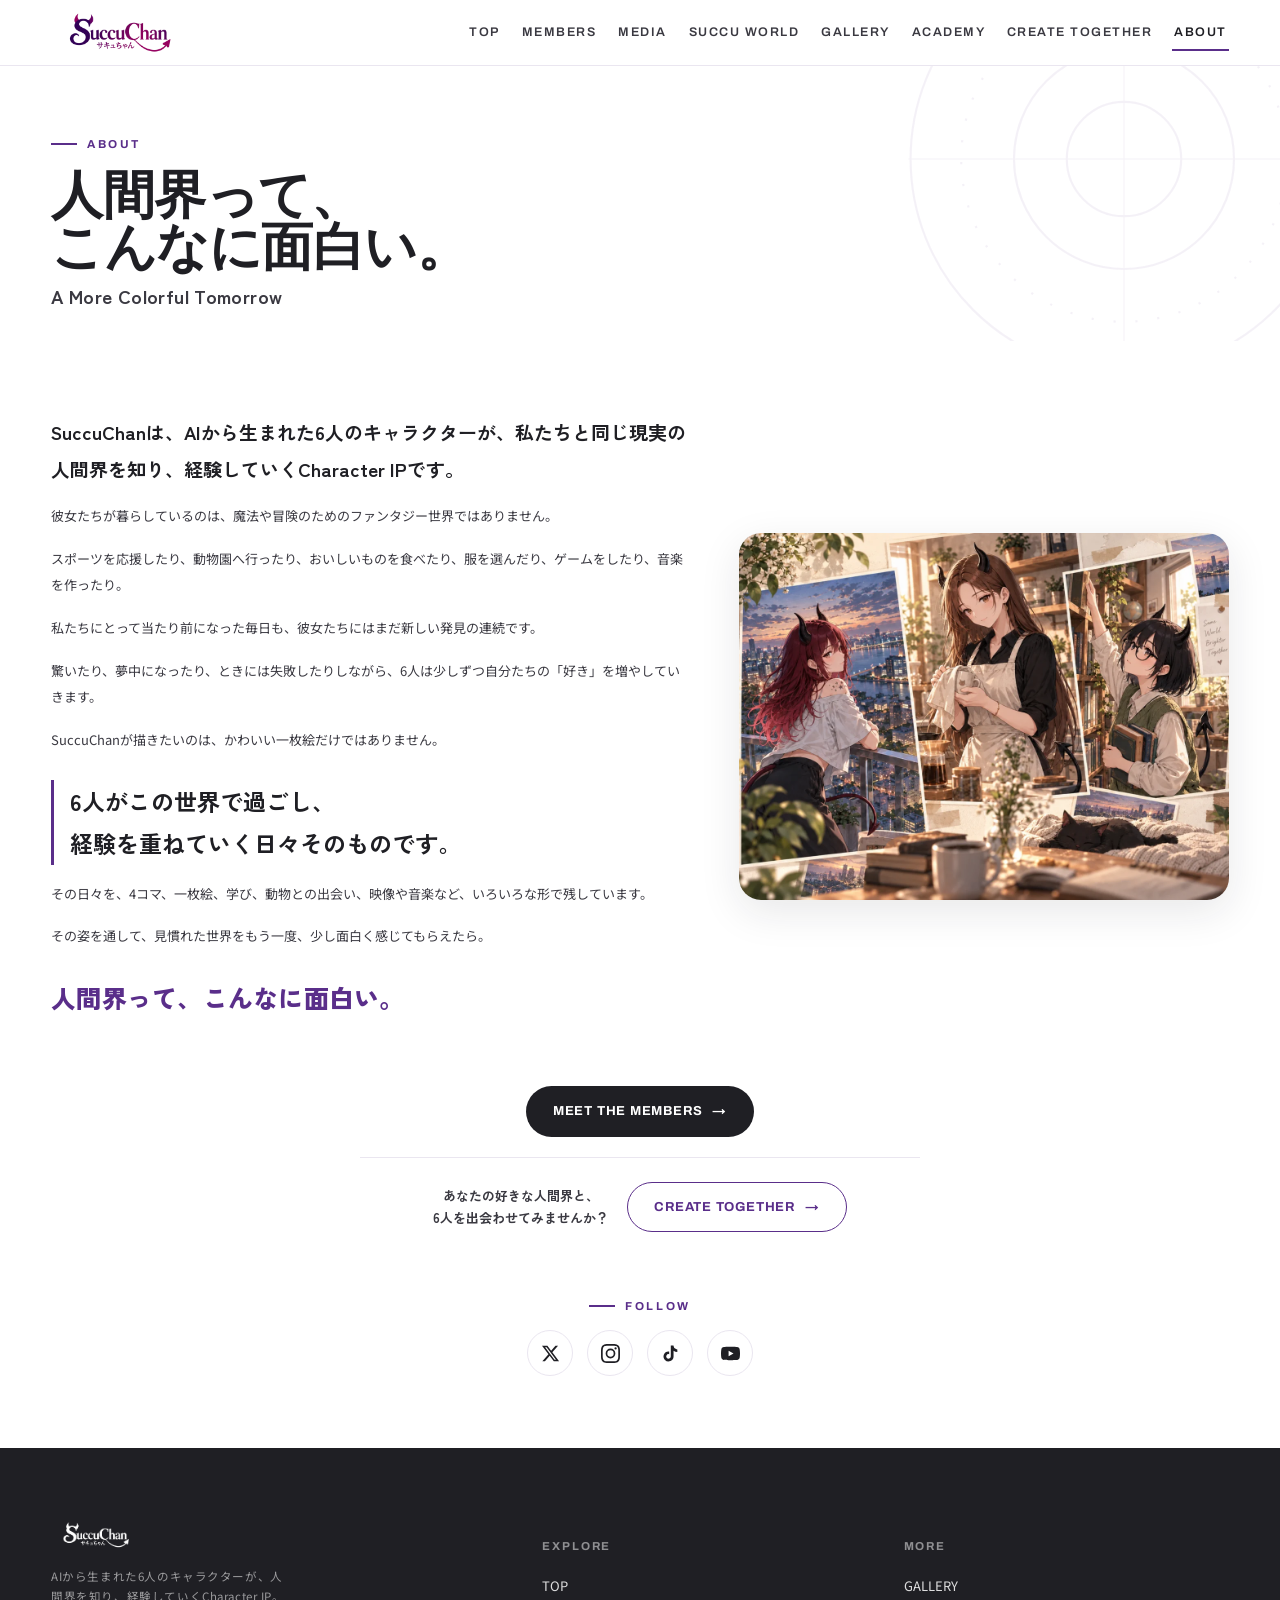
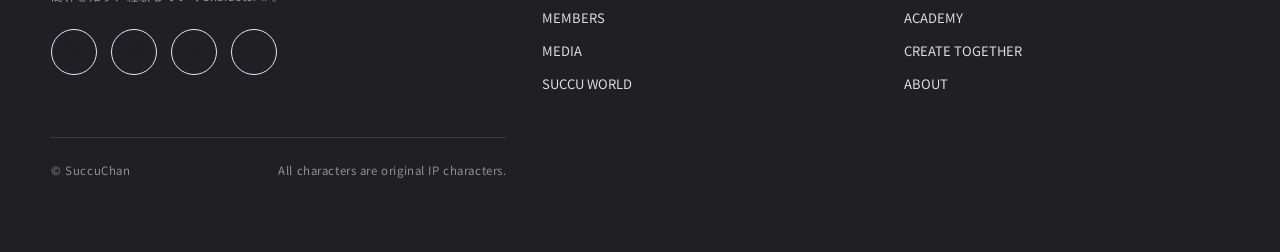
<file: about.html>
<!DOCTYPE html>
<html lang="ja">
<head>
<meta charset="UTF-8">
<meta name="viewport" content="width=device-width, initial-scale=1">
<title>ABOUT | SuccuChan</title>
<meta name="description" content="SuccuChanは、AIから生まれた6人のキャラクターが、私たちと同じ現実の人間界を知り、経験していくCharacter IPです。人間界って、こんなに面白い。">
<link rel="icon" type="image/webp" href="assets/webp/logo_symbol.webp">
<link rel="preconnect" href="https://fonts.googleapis.com">
<link rel="preconnect" href="https://fonts.gstatic.com" crossorigin>
<link href="https://fonts.googleapis.com/css2?family=Fraunces:opsz,wght@9..144,400;9..144,600;9..144,900&family=Archivo:wght@500;600;700;800&family=Zen+Kaku+Gothic+New:wght@500;700;900&family=Noto+Sans+JP:wght@400;500;700&family=Parisienne&display=swap" rel="stylesheet">
<link rel="stylesheet" href="assets/css/tokens.css?v=20261010a">
<link rel="stylesheet" href="assets/css/site.css?v=20261010a">
<script defer src="assets/js/site.js?v=20261010a"></script>
</head>
<body>
<main class="page">
  <section class="page-intro">
    <div class="container">
      <span class="eyebrow">About</span>
      <h1 class="big" style="margin-top:14px">人間界って、<br>こんなに面白い。<span class="jp">A More Colorful Tomorrow</span></h1>
    </div>
  </section>

  <section class="sect--tight">
    <div class="container">
      <div class="about-strip">
        <div>
          <p class="a-lead">SuccuChanは、AIから生まれた6人のキャラクターが、私たちと同じ現実の人間界を知り、経験していくCharacter IPです。</p>
          <div class="about-body">
            <p>彼女たちが暮らしているのは、魔法や冒険のためのファンタジー世界ではありません。</p>
            <p>スポーツを応援したり、動物園へ行ったり、おいしいものを食べたり、服を選んだり、ゲームをしたり、音楽を作ったり。</p>
            <p>私たちにとって当たり前になった毎日も、彼女たちにはまだ新しい発見の連続です。</p>
            <p>驚いたり、夢中になったり、ときには失敗したりしながら、6人は少しずつ自分たちの「好き」を増やしていきます。</p>
            <p>SuccuChanが描きたいのは、かわいい一枚絵だけではありません。</p>
          </div>
          <p class="about-emph">6人がこの世界で過ごし、<br>経験を重ねていく日々そのものです。</p>
          <div class="about-body">
            <p>その日々を、4コマ、一枚絵、学び、動物との出会い、映像や音楽など、いろいろな形で残しています。</p>
            <p>その姿を通して、見慣れた世界をもう一度、少し面白く感じてもらえたら。</p>
          </div>
          <p class="about-brand">人間界って、こんなに面白い。</p>
        </div>
        <div class="about-visual">
          <img src="assets/webp/aboutus.webp" alt="SuccuChanの6人が人間界で過ごす日々のコラージュ（RINAのバルコニー、RAYの台所、HIKAの読書、愛猫NOX）" width="1200" height="900" loading="lazy" decoding="async">
        </div>
      </div>

      <div class="about-cta">
        <a class="btn btn--solid" href="members.html">MEET THE MEMBERS <span class="arw">→</span></a>
        <div class="about-cta-fan">
          <p>あなたの好きな人間界と、<br>6人を出会わせてみませんか？</p>
          <a class="btn btn--ghost btn--fan" href="fan-creation.html">CREATE TOGETHER <span class="arw">→</span></a>
        </div>
      </div>

      <div class="about-follow">
        <span class="eyebrow" style="display:inline-flex">Follow</span>
        <div class="sns" data-sns></div>
      </div>
    </div>
  </section>
</main>
<script>
window.addEventListener("load",function(){var s=document.querySelector(".site-footer .sns"),d=document.querySelector("[data-sns]");if(s&&d)d.innerHTML=s.innerHTML;});
</script>
</body>
</html>
</file>
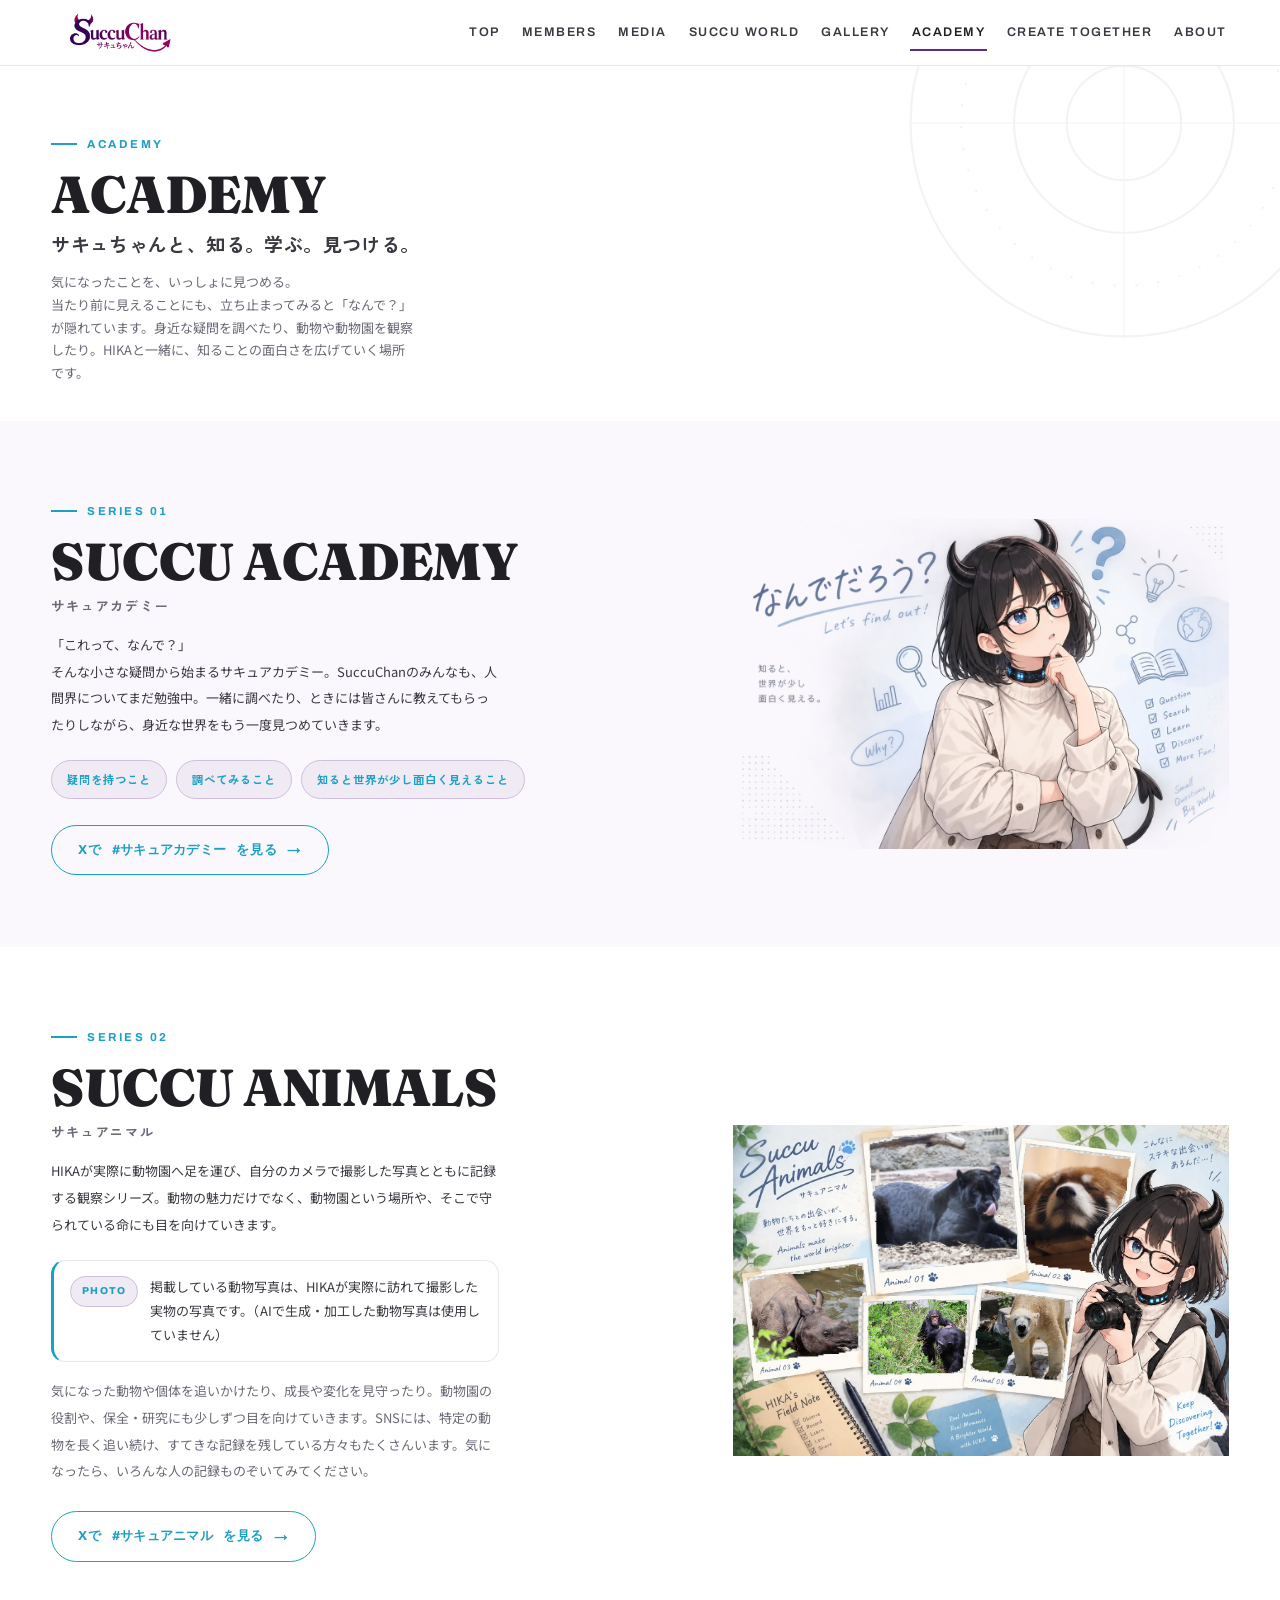
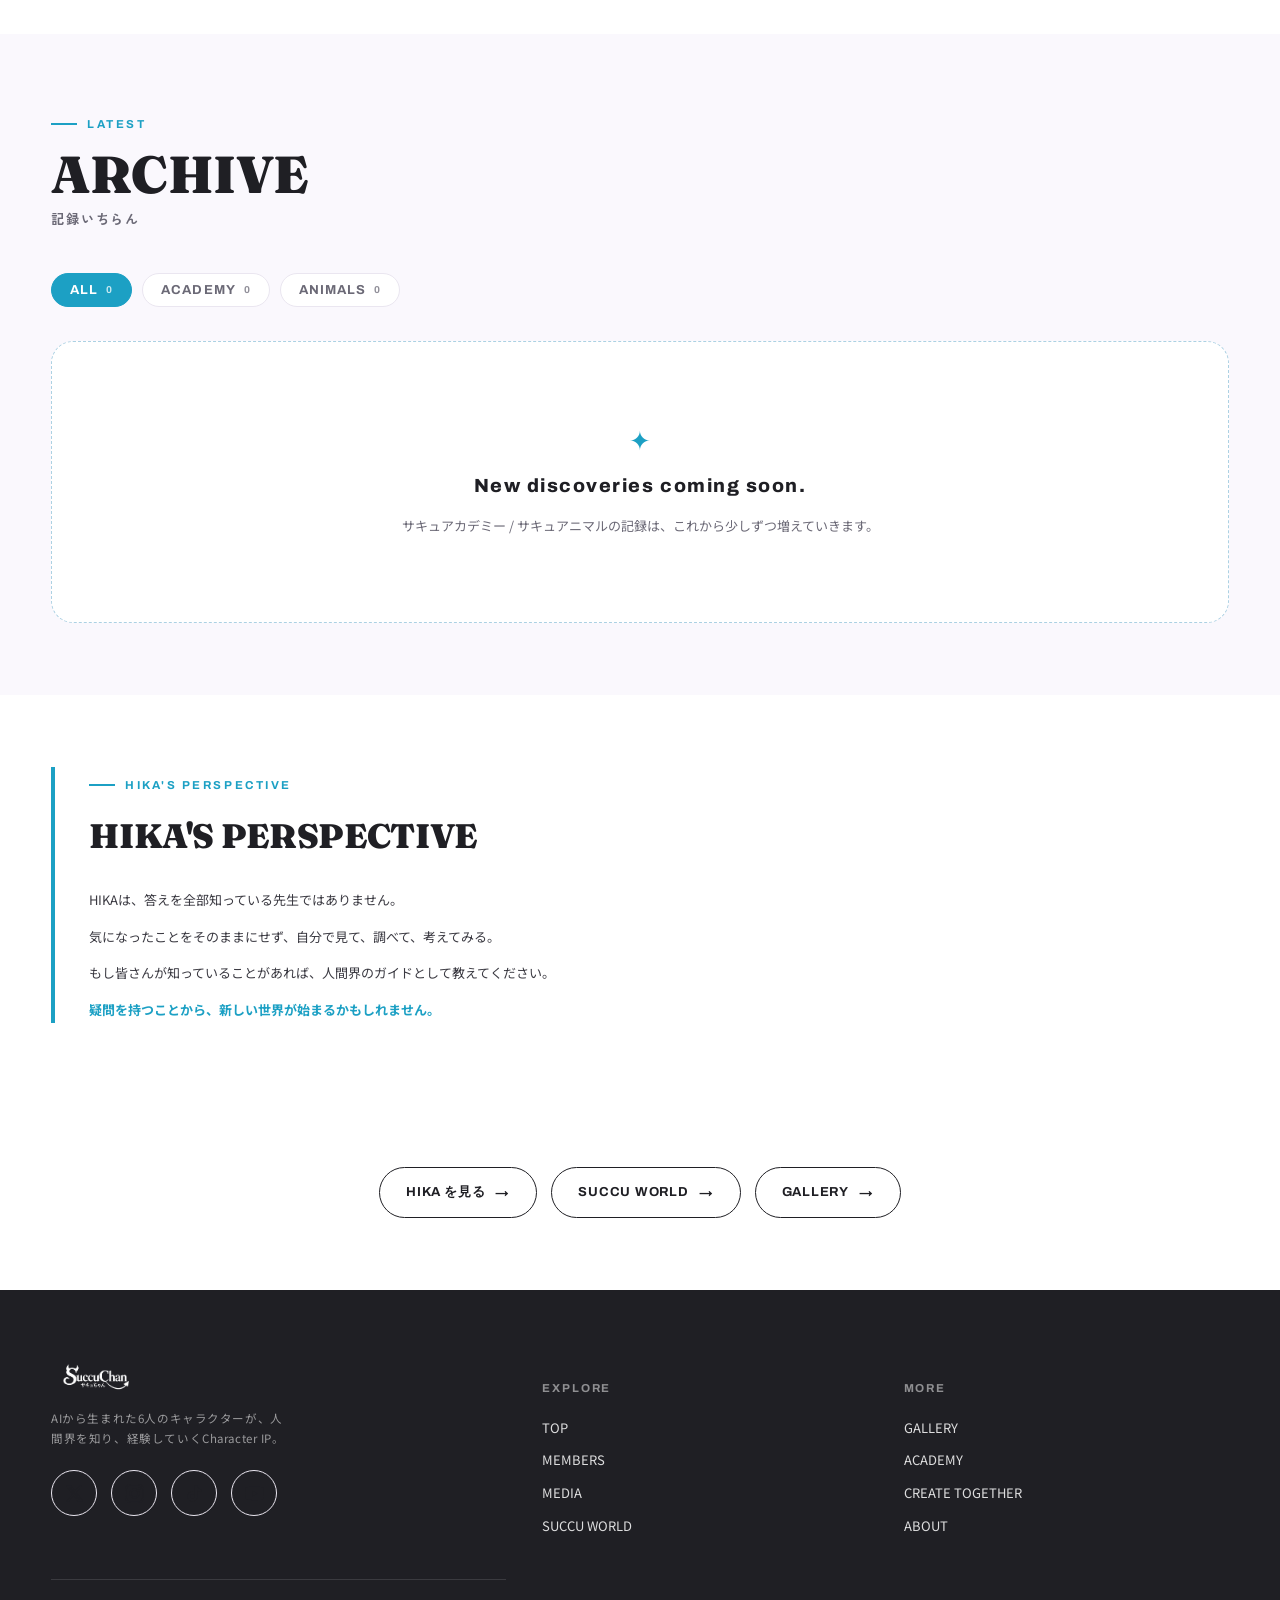
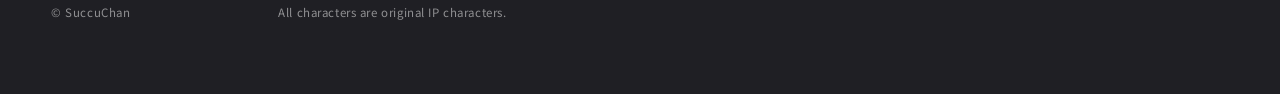
<file: academy.html>
<!DOCTYPE html>
<html lang="ja">
<head>
<meta charset="UTF-8">
<meta name="viewport" content="width=device-width, initial-scale=1">
<title>ACADEMY | SuccuChan</title>
<meta name="description" content="サキュアカデミー / サキュアニマル。HIKAと一緒に、身近な疑問を調べたり、動物園を観察したり。知る・調べる・観察することの面白さを広げる SuccuChan の ACADEMY。">
<link rel="icon" type="image/webp" href="assets/webp/logo_symbol.webp">
<link rel="preconnect" href="https://fonts.googleapis.com">
<link rel="preconnect" href="https://fonts.gstatic.com" crossorigin>
<link href="https://fonts.googleapis.com/css2?family=Fraunces:opsz,wght@9..144,400;9..144,600;9..144,900&family=Archivo:wght@500;600;700;800&family=Zen+Kaku+Gothic+New:wght@500;700;900&family=Noto+Sans+JP:wght@400;500;700&family=Parisienne&display=swap" rel="stylesheet">
<link rel="stylesheet" href="assets/css/tokens.css?v=20261010a">
<link rel="stylesheet" href="assets/css/site.css?v=20261010a">
<script defer src="assets/js/site.js?v=20261010a"></script>
<script defer src="assets/js/academy.js?v=20261010a"></script>
</head>
<body>
<main class="page ac-page">

  <!-- PAGE INTRO (他ページと同じ通常ページヘッダー。大型バナーはHOME専用) -->
  <section class="page-intro">
    <div class="container">
      <span class="eyebrow">Academy</span>
      <h1 class="big" style="margin-top:14px">ACADEMY<span class="jp">サキュちゃんと、知る。学ぶ。見つける。</span></h1>
      <p class="lead">気になったことを、いっしょに見つめる。<br>当たり前に見えることにも、立ち止まってみると「なんで？」が隠れています。身近な疑問を調べたり、動物や動物園を観察したり。HIKAと一緒に、知ることの面白さを広げていく場所です。</p>
    </div>
  </section>

  <!-- SUCCU ACADEMY -->
  <section class="sect--tight mist" style="border-radius:0">
    <div class="container">
      <div class="ac-series-grid">
        <div class="ac-series">
          <div class="ac-series-head">
            <span class="eyebrow">Series 01</span>
            <h2 class="sect-title" style="margin-top:14px">SUCCU ACADEMY<span class="jp">サキュアカデミー</span></h2>
          </div>
          <p class="ac-series-copy">「これって、なんで？」<br>そんな小さな疑問から始まるサキュアカデミー。SuccuChanのみんなも、人間界についてまだ勉強中。一緒に調べたり、ときには皆さんに教えてもらったりしながら、身近な世界をもう一度見つめていきます。</p>
          <ul class="ac-points">
            <li>疑問を持つこと</li>
            <li>調べてみること</li>
            <li>知ると世界が少し面白く見えること</li>
          </ul>
          <a class="btn btn--ghost ac-x" href="https://x.com/hashtag/%E3%82%B5%E3%82%AD%E3%83%A5%E3%82%A2%E3%82%AB%E3%83%87%E3%83%9F%E3%83%BC?src=hashtag_click" target="_blank" rel="noopener">Xで <b>#サキュアカデミー</b> を見る <span class="arw">→</span></a>
        </div>
        <div class="ac-series-visual ac-visual--academy">
          <img src="assets/webp/academy/hika-question.webp" alt="「なんでだろう？」と考えるHIKA" loading="lazy" decoding="async">
        </div>
      </div>
    </div>
  </section>

  <!-- SUCCU ANIMALS -->
  <section class="sect--tight">
    <div class="container">
      <div class="ac-series-grid ac-series-grid--animals">
        <div class="ac-series">
          <div class="ac-series-head">
            <span class="eyebrow">Series 02</span>
            <h2 class="sect-title" style="margin-top:14px">SUCCU ANIMALS<span class="jp">サキュアニマル</span></h2>
          </div>
          <p class="ac-series-copy">HIKAが実際に動物園へ足を運び、自分のカメラで撮影した写真とともに記録する観察シリーズ。動物の魅力だけでなく、動物園という場所や、そこで守られている命にも目を向けていきます。</p>
          <p class="ac-note"><span class="ac-note-badge">Photo</span>掲載している動物写真は、HIKAが実際に訪れて撮影した実物の写真です。（AIで生成・加工した動物写真は使用していません）</p>
          <p class="ac-series-copy ac-series-copy--sub">気になった動物や個体を追いかけたり、成長や変化を見守ったり。動物園の役割や、保全・研究にも少しずつ目を向けていきます。SNSには、特定の動物を長く追い続け、すてきな記録を残している方々もたくさんいます。気になったら、いろんな人の記録ものぞいてみてください。</p>
          <a class="btn btn--ghost ac-x" href="https://x.com/hashtag/%E3%82%B5%E3%82%AD%E3%83%A5%E3%82%A2%E3%83%8B%E3%83%9E%E3%83%AB?src=hashtag_click" target="_blank" rel="noopener">Xで <b>#サキュアニマル</b> を見る <span class="arw">→</span></a>
        </div>
        <div class="ac-series-visual">
          <!-- テンプレート(HIKA+空フレーム)の上に、実写動物写真をフレーム位置へ重ねる。
               写真は 1枚=1 DOM要素で後から差し替え可。実写のAI加工は一切なし(resize/webpのみ)。 -->
          <div class="animals-visual">
            <img class="animals-template" src="assets/webp/animals/hika-animals-template.webp" alt="HIKAが撮影した動物たちのフィールドノート" loading="lazy" decoding="async">
            <div class="animal-photo photo-01"><img src="assets/webp/animals/photos/animal-01.webp" alt="HIKAが撮影した動物の写真" loading="lazy" decoding="async"></div>
            <div class="animal-photo photo-02"><img src="assets/webp/animals/photos/animal-02.webp" alt="HIKAが撮影した動物の写真" loading="lazy" decoding="async"></div>
            <div class="animal-photo photo-03"><img src="assets/webp/animals/photos/animal-03.webp" alt="HIKAが撮影した動物の写真" loading="lazy" decoding="async"></div>
            <div class="animal-photo photo-04"><img src="assets/webp/animals/photos/animal-04.webp" alt="HIKAが撮影した動物の写真" loading="lazy" decoding="async"></div>
            <div class="animal-photo photo-05"><img src="assets/webp/animals/photos/animal-05.webp" alt="HIKAが撮影した動物の写真" loading="lazy" decoding="async"></div>
          </div>
        </div>
      </div>
    </div>
  </section>

  <!-- LATEST / ARCHIVE -->
  <section class="sect--tight mist" style="border-radius:0">
    <div class="container">
      <div class="sect-head"><div><span class="eyebrow">Latest</span><h2 class="sect-title" style="margin-top:14px">ARCHIVE<span class="jp">記録いちらん</span></h2></div></div>
      <div data-academy></div>
    </div>
  </section>

  <!-- HIKA'S PERSPECTIVE -->
  <section class="sect--tight">
    <div class="container">
      <div class="ac-persp">
        <span class="eyebrow">HIKA's perspective</span>
        <h2 class="ac-persp-title">HIKA'S PERSPECTIVE</h2>
        <div class="ac-persp-body">
          <p>HIKAは、答えを全部知っている先生ではありません。</p>
          <p>気になったことをそのままにせず、自分で見て、調べて、考えてみる。</p>
          <p>もし皆さんが知っていることがあれば、人間界のガイドとして教えてください。</p>
          <p><em>疑問を持つことから、新しい世界が始まるかもしれません。</em></p>
        </div>
      </div>
    </div>
  </section>

  <!-- RELATED LINKS -->
  <section class="sect--tight">
    <div class="container">
      <div class="ac-related">
        <a class="btn btn--ghost" href="member.html?id=hika">HIKA を見る <span class="arw">→</span></a>
        <a class="btn btn--ghost" href="succu-world.html">SUCCU WORLD <span class="arw">→</span></a>
        <a class="btn btn--ghost" href="gallery.html">GALLERY <span class="arw">→</span></a>
      </div>
    </div>
  </section>

</main>
</body>
</html>
</file>
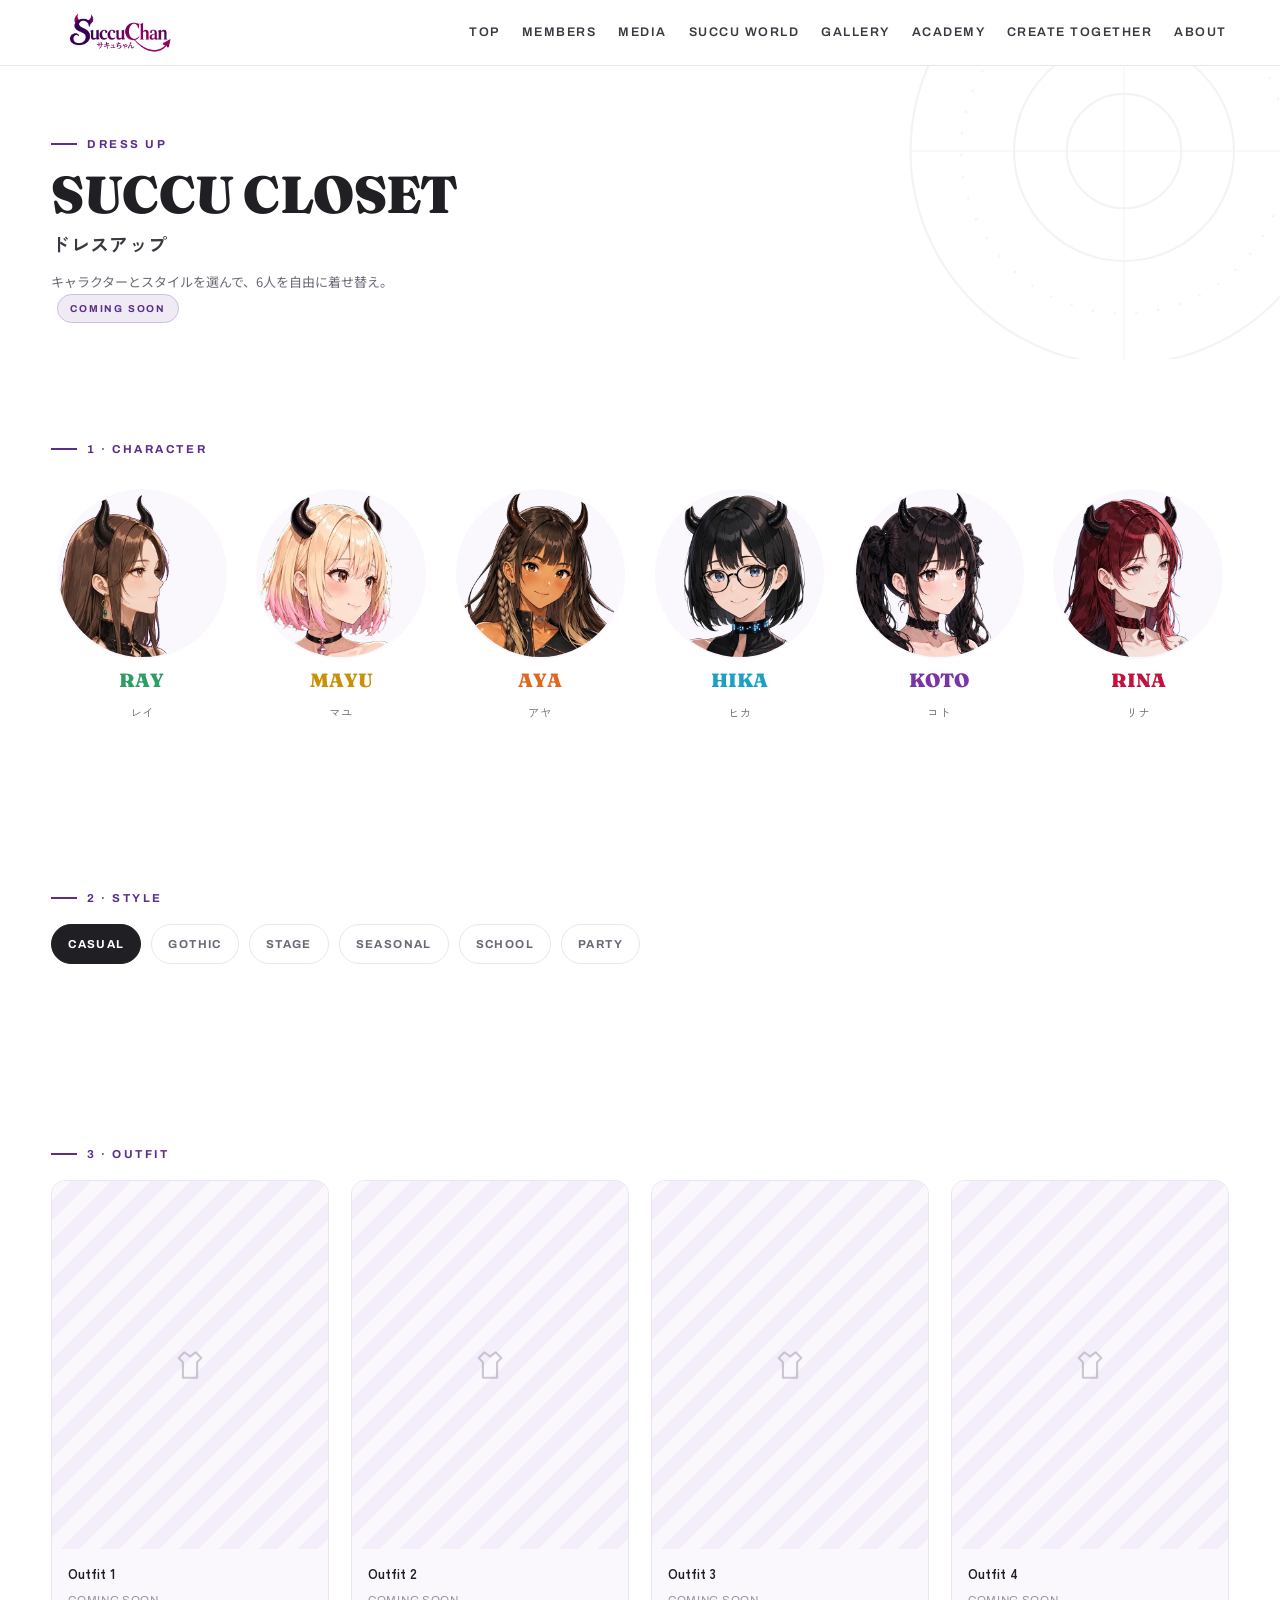
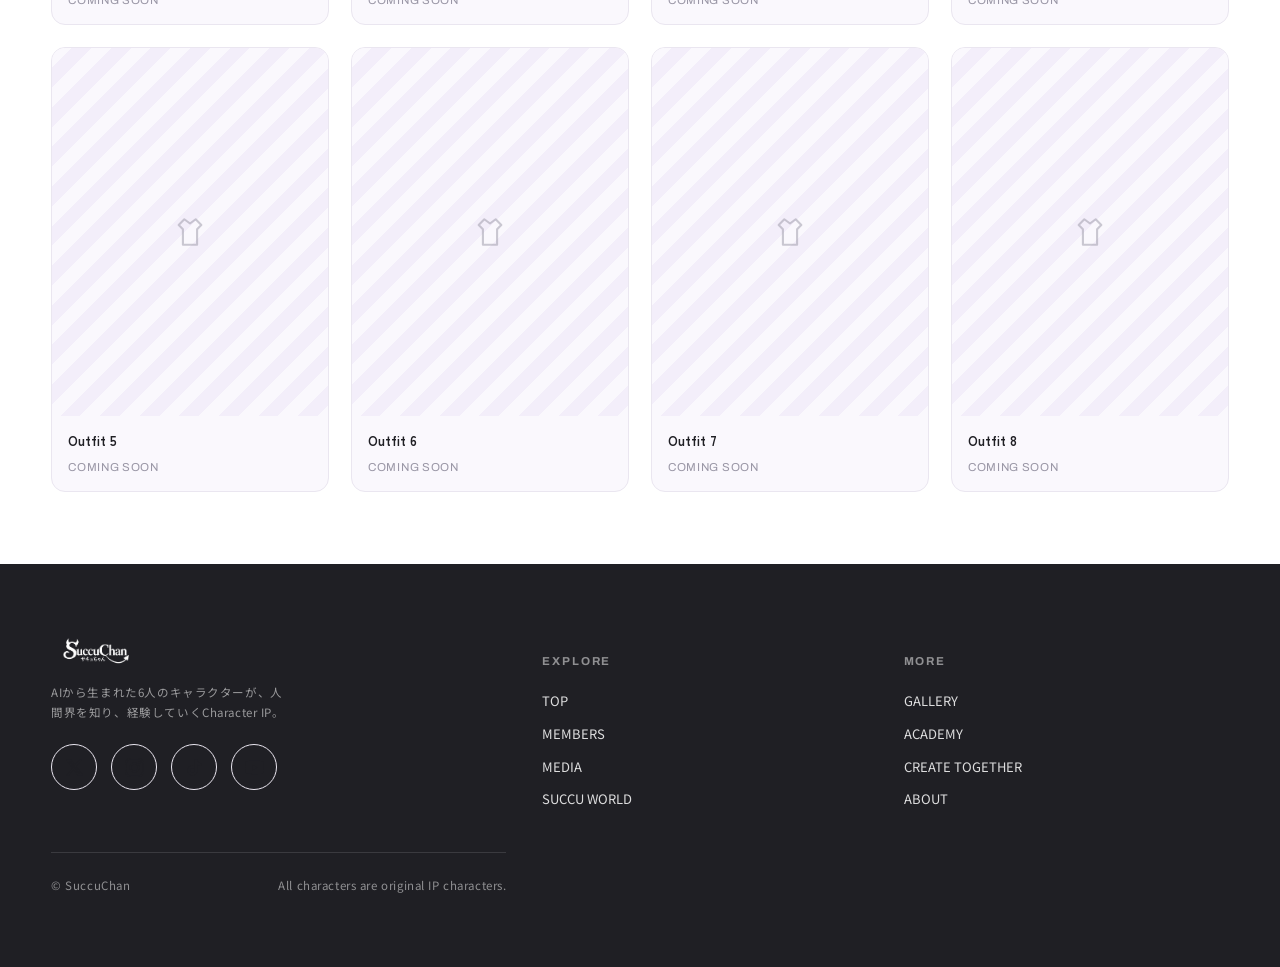
<file: dress-up.html>
<!DOCTYPE html>
<html lang="ja">
<head>
<meta charset="UTF-8">
<meta name="viewport" content="width=device-width, initial-scale=1">
<title>DRESS UP | SuccuChan</title>
<meta name="description" content="SuccuChan Closet。6人のスタイリング。">
<link rel="icon" type="image/webp" href="assets/webp/logo_symbol.webp">
<link rel="preconnect" href="https://fonts.googleapis.com">
<link rel="preconnect" href="https://fonts.gstatic.com" crossorigin>
<link href="https://fonts.googleapis.com/css2?family=Fraunces:opsz,wght@9..144,400;9..144,600;9..144,900&family=Archivo:wght@500;600;700;800&family=Zen+Kaku+Gothic+New:wght@500;700;900&family=Noto+Sans+JP:wght@400;500;700&family=Parisienne&display=swap" rel="stylesheet">
<link rel="stylesheet" href="assets/css/tokens.css?v=20261010a">
<link rel="stylesheet" href="assets/css/site.css?v=20261010a">
<script defer src="assets/js/site.js?v=20261010a"></script>
<script defer src="assets/js/members.js?v=20261010a"></script>
</head>
<body>
<main class="page">
  <section class="page-intro">
    <div class="container">
      <span class="eyebrow">Dress Up</span>
      <h1 class="big" style="margin-top:14px">SUCCU CLOSET<span class="jp">ドレスアップ</span></h1>
      <p class="lead">キャラクターとスタイルを選んで、6人を自由に着せ替え。<span class="soon" style="margin-left:6px">Coming Soon</span></p>
    </div>
  </section>
  <section class="sect--tight">
    <div class="container">
      <span class="eyebrow">1 &middot; Character</span>
      <div class="mpv" data-members-preview style="margin-top:16px"></div>
    </div>
  </section>
  <section class="sect--tight">
    <div class="container">
      <span class="eyebrow">2 &middot; Style</span>
      <div class="chip-row" style="margin-top:16px">
        <span class="chip" data-active>CASUAL</span><span class="chip">GOTHIC</span><span class="chip">STAGE</span>
        <span class="chip">SEASONAL</span><span class="chip">SCHOOL</span><span class="chip">PARTY</span>
      </div>
    </div>
  </section>
  <section class="sect--tight">
    <div class="container">
      <span class="eyebrow">3 &middot; Outfit</span>
      <div class="card-grid cols-4" data-skeleton data-count="8" style="margin-top:16px"></div>
    </div>
  </section>
</main>
<script>
(function(){
  var ph='<svg viewBox="0 0 24 24" fill="none"><path d="M8 3l4 3 4-3 4 4-3 3v11H7V10L4 7z" stroke="currentColor" stroke-width="1.5" stroke-linejoin="round"/></svg>';
  document.querySelectorAll('[data-skeleton]').forEach(function(g){
    var n=+g.dataset.count||8, html='';
    for(var i=0;i<n;i++){ html+='<div class="gcard"><div class="ph">'+ph+'</div><div class="cap"><div class="t">Outfit '+(i+1)+'</div><div class="m">COMING SOON</div></div></div>'; }
    g.innerHTML=html;
  });
})();
</script>
</body>
</html>
</file>
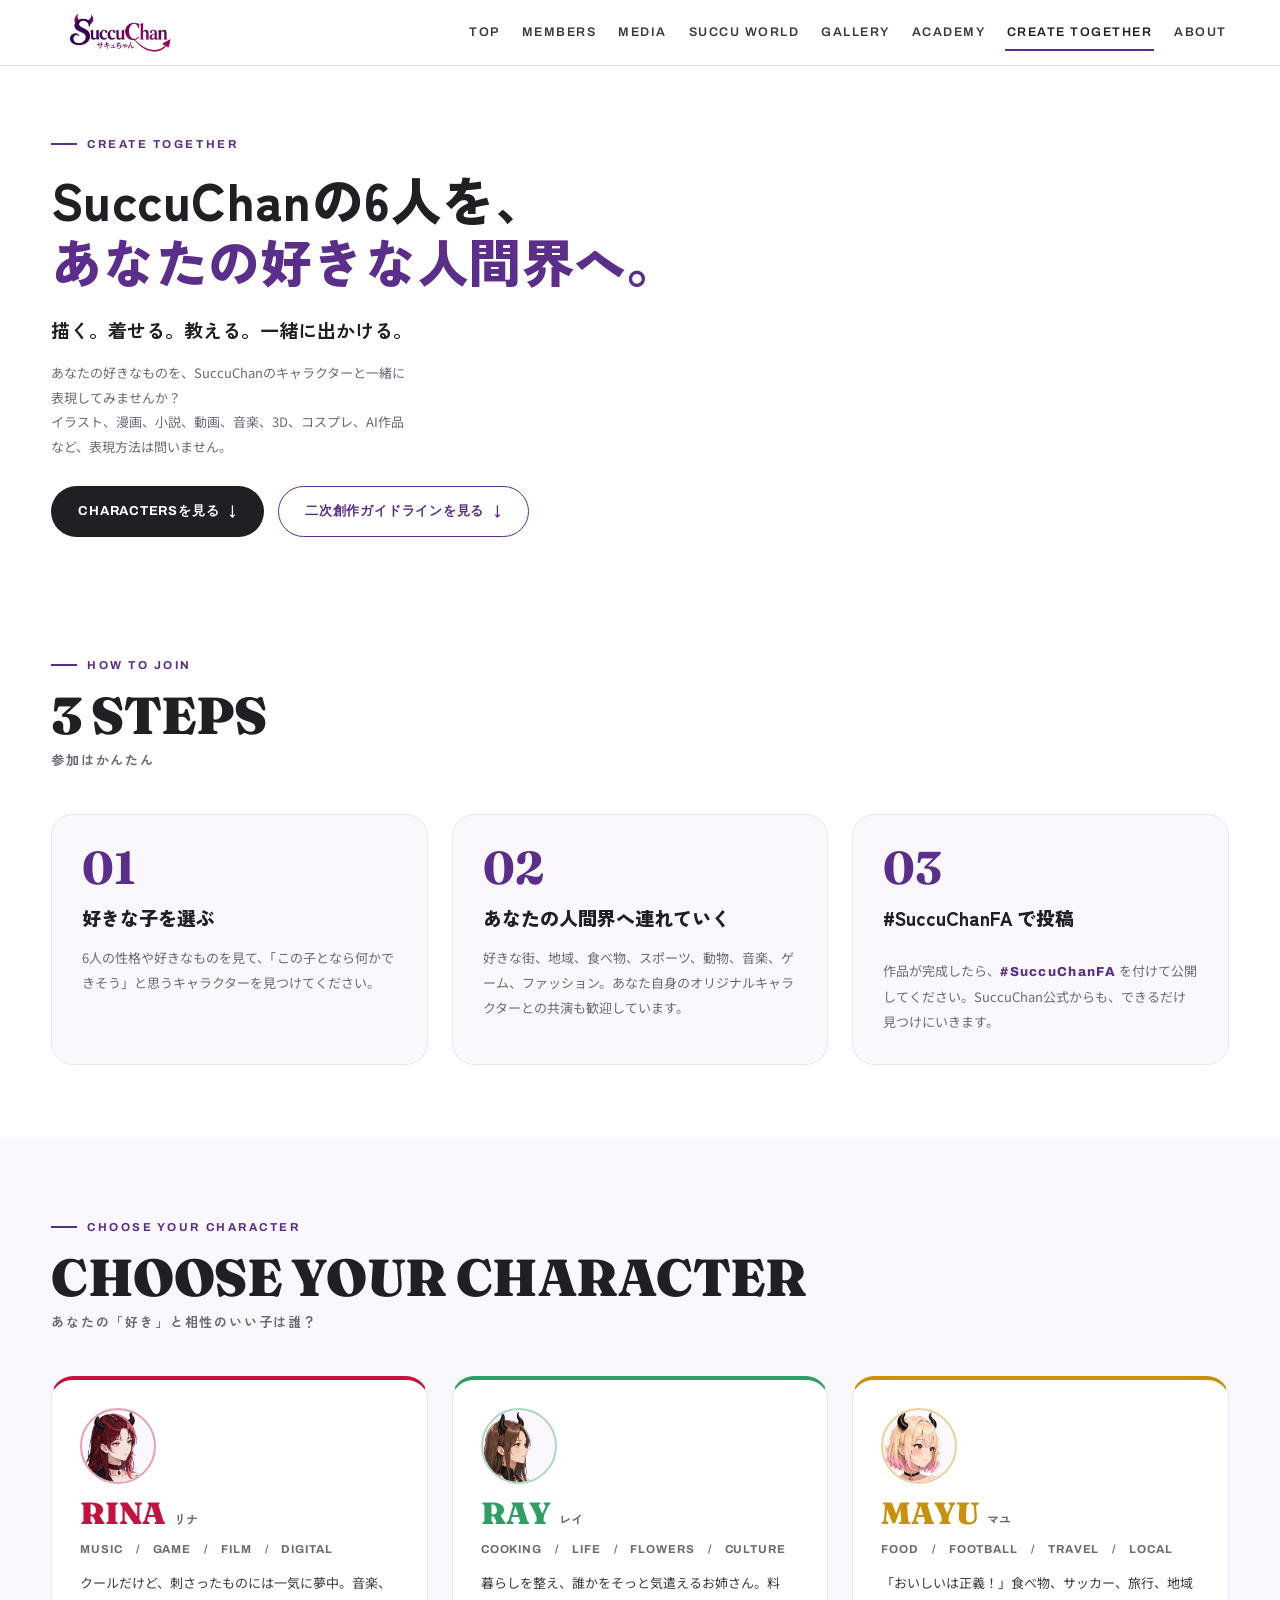
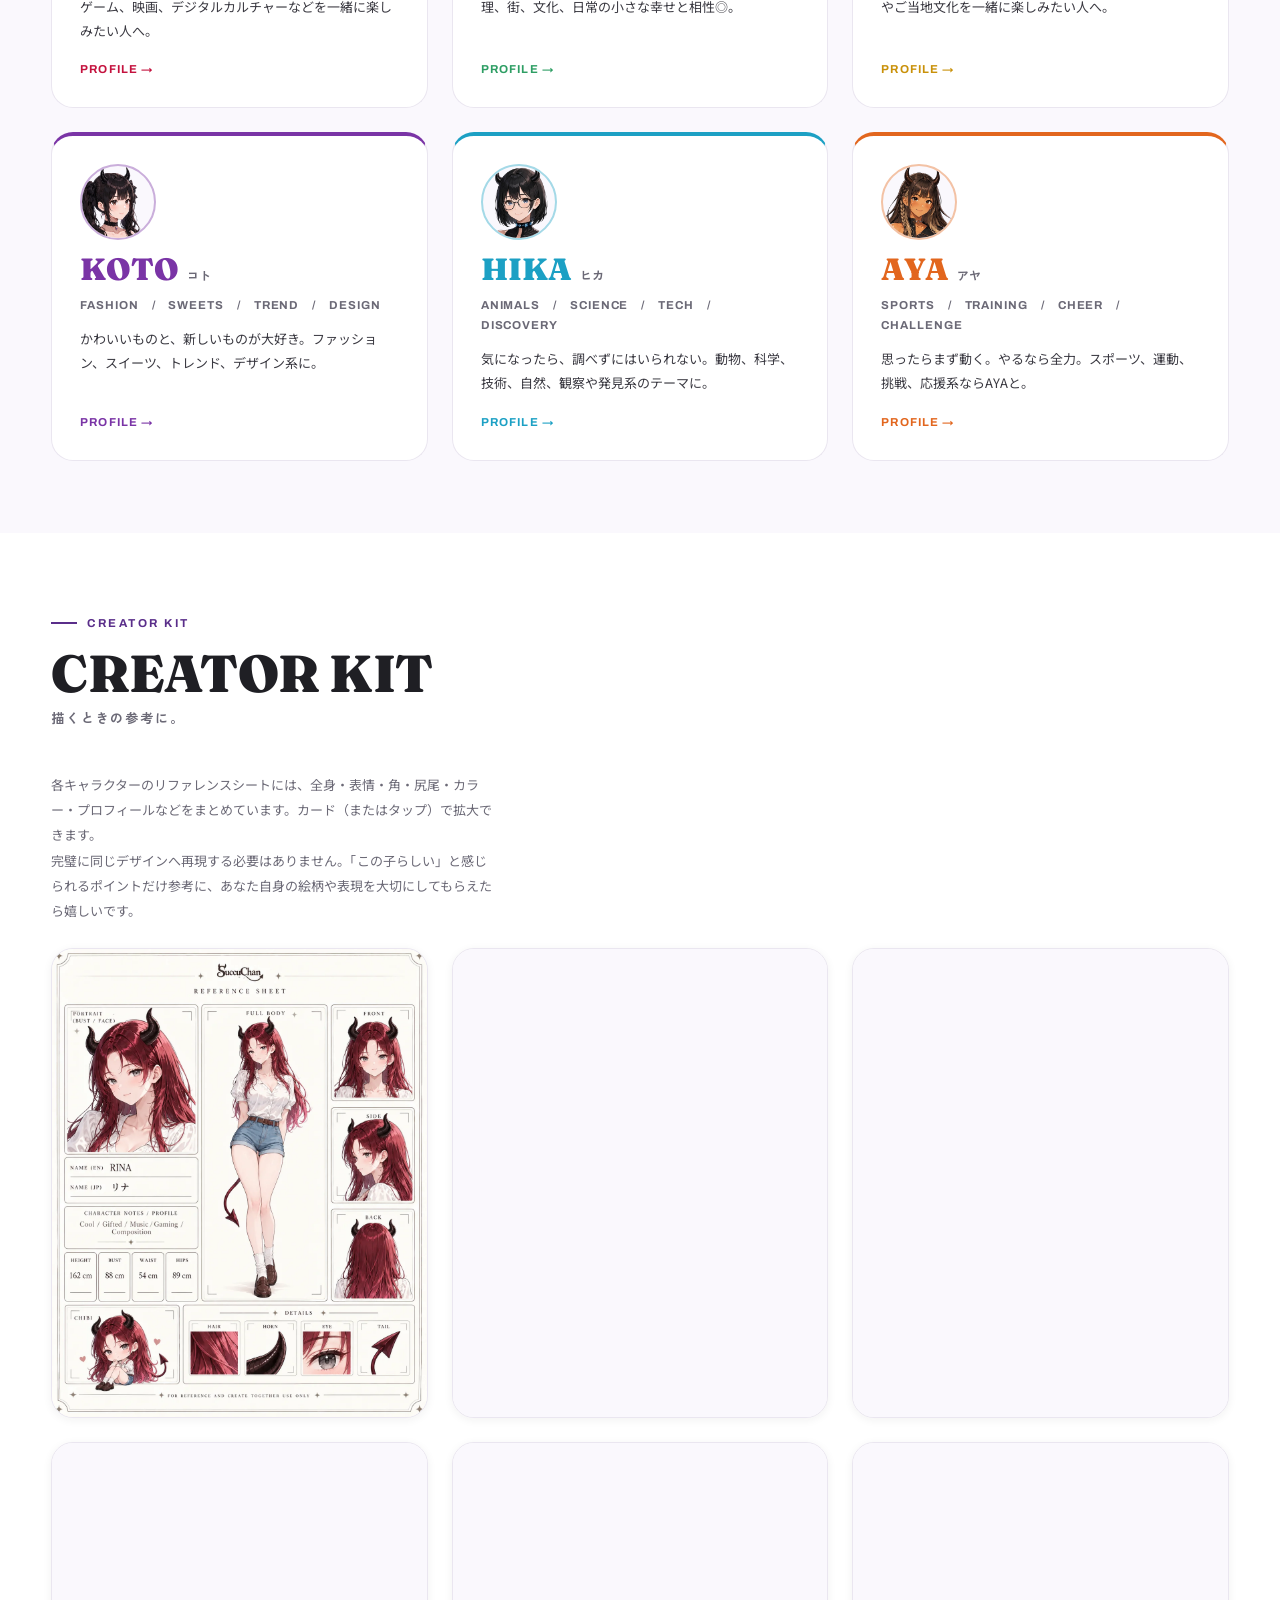
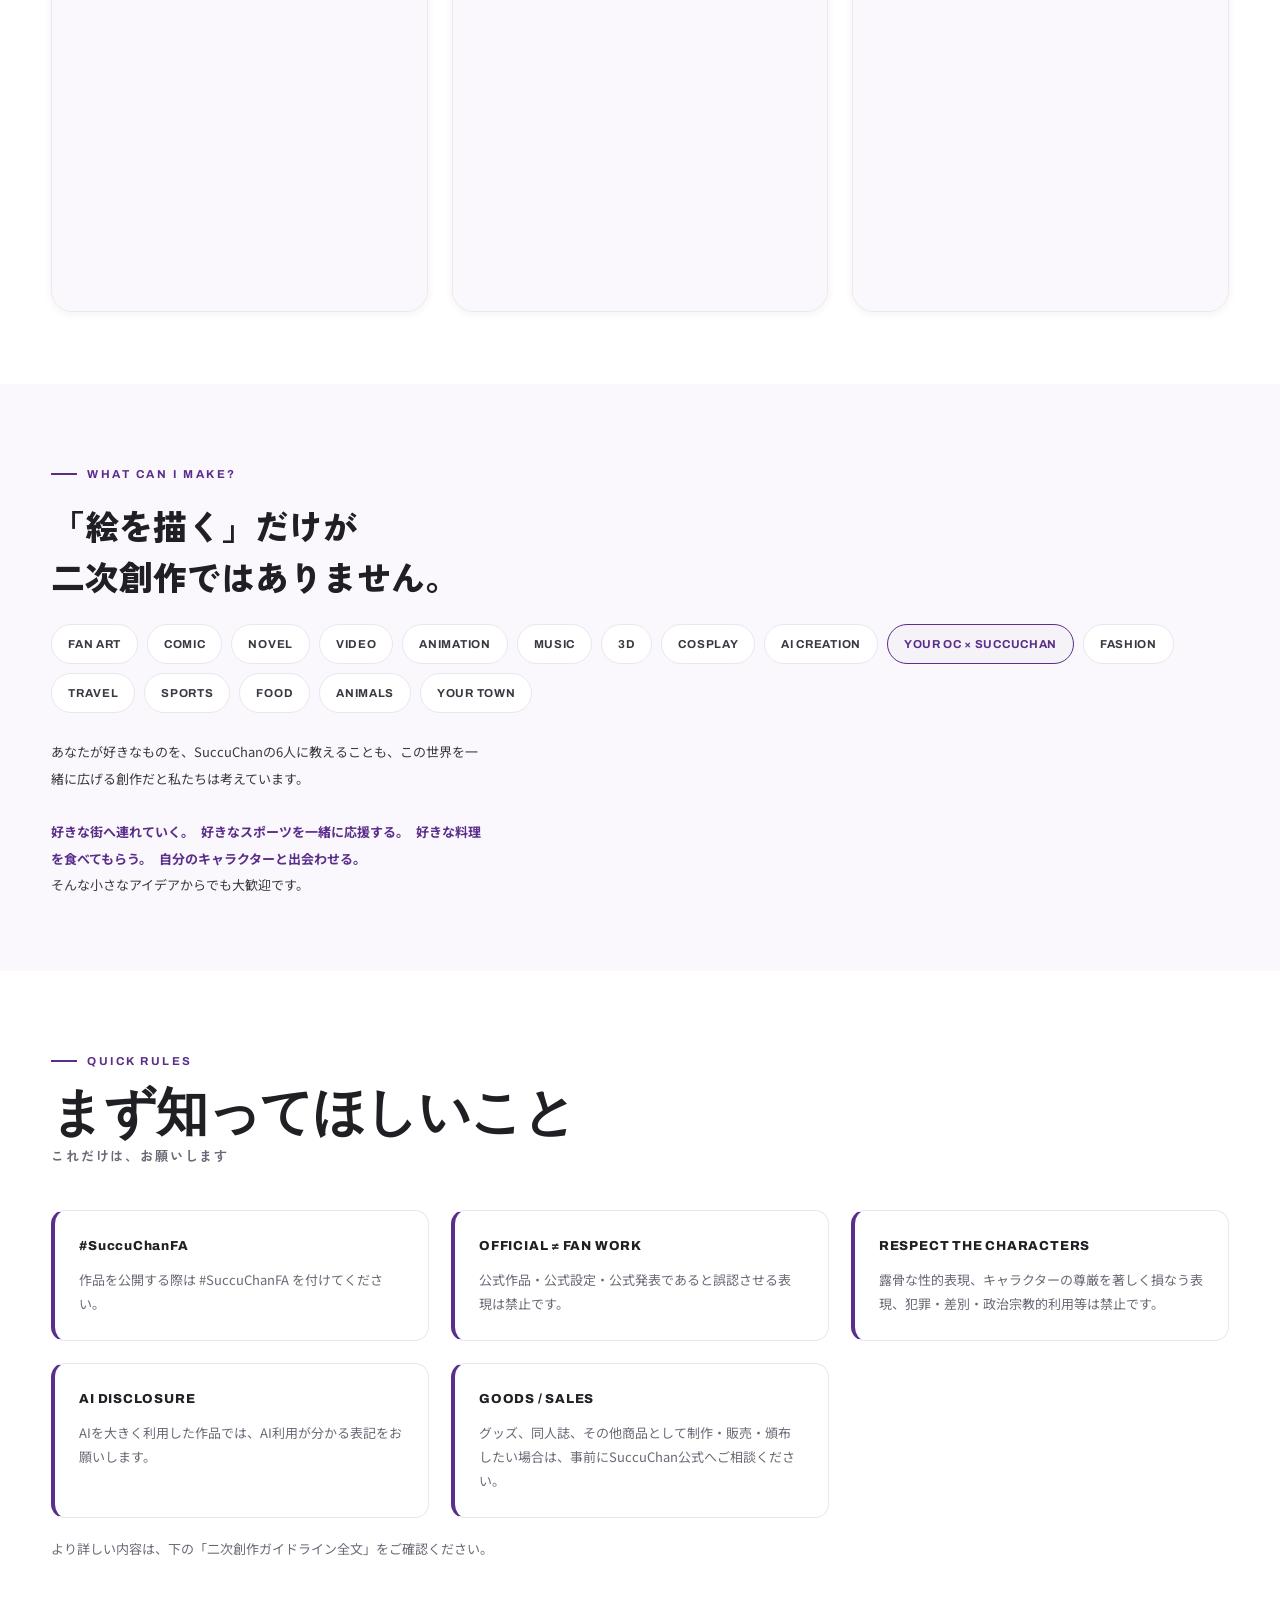
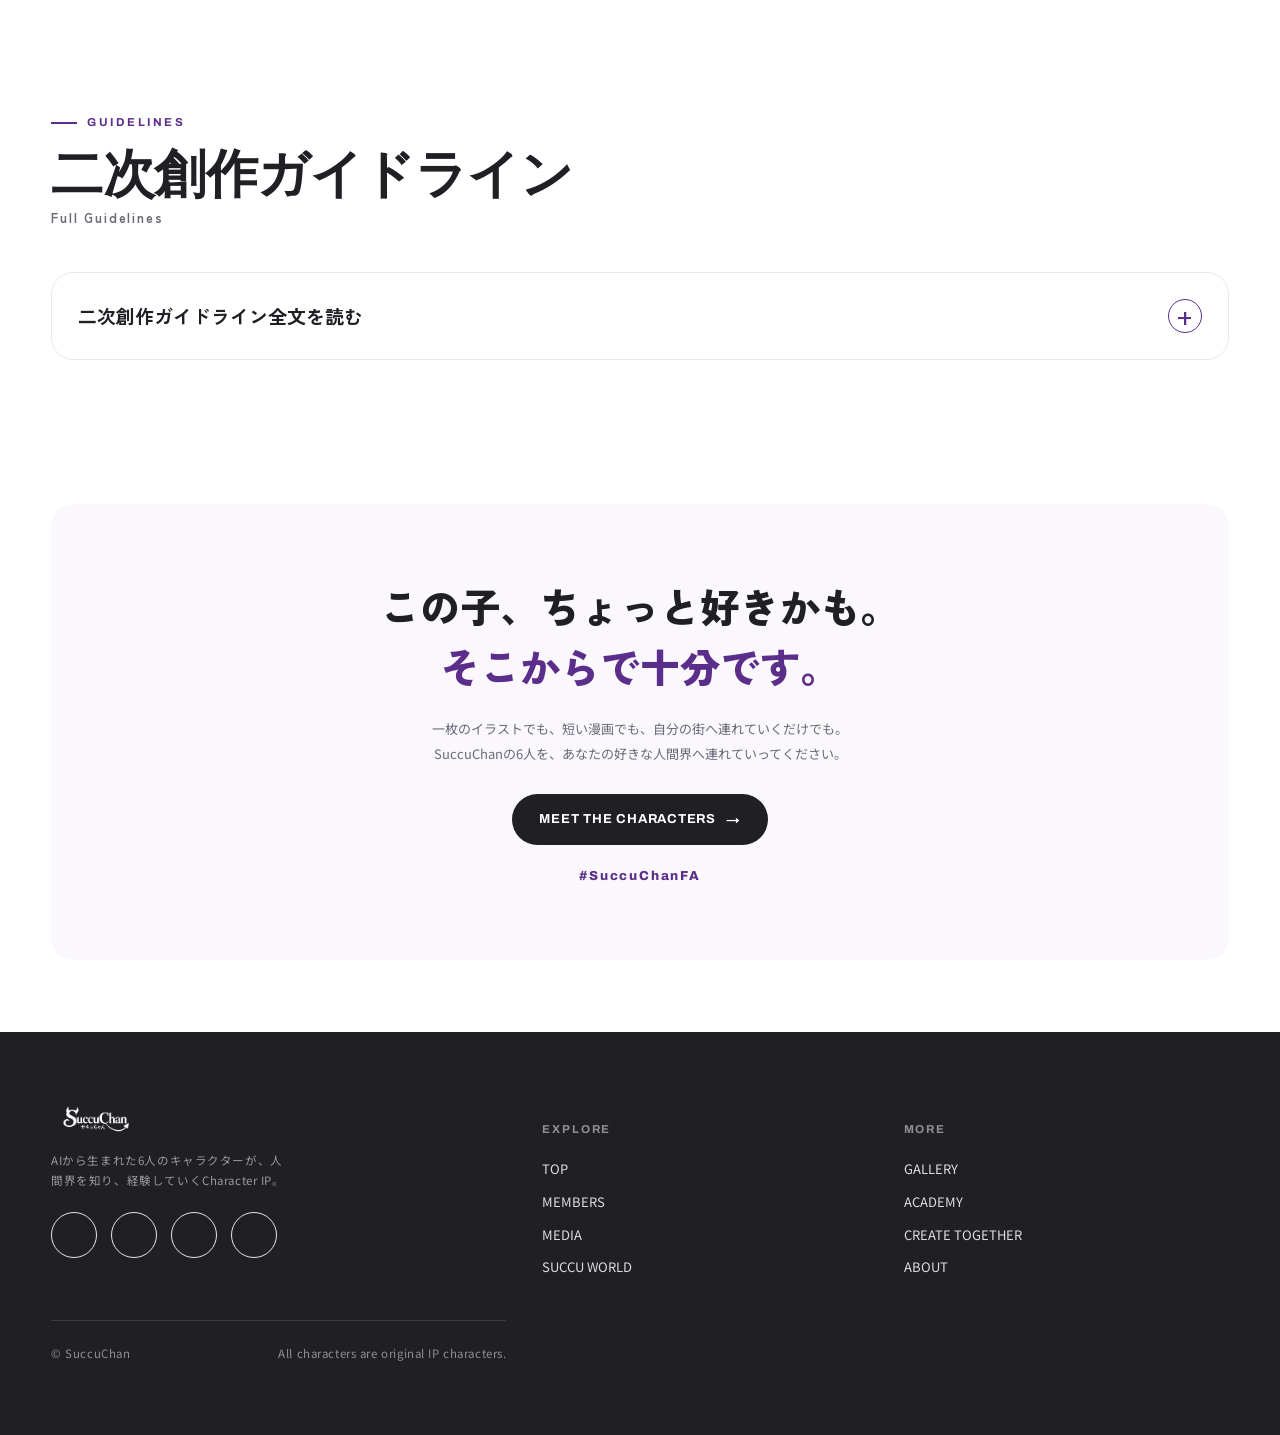
<file: fan-creation.html>
<!DOCTYPE html>
<html lang="ja">
<head>
<meta charset="UTF-8">
<meta name="viewport" content="width=device-width, initial-scale=1">
<title>CREATE TOGETHER | SuccuChan</title>
<meta name="description" content="SuccuChanの6人を、あなたの好きな人間界へ。イラスト・漫画・小説・動画・音楽・3D・コスプレ・AI作品など、#SuccuChanFA で二次創作を歓迎しています。">
<link rel="icon" type="image/webp" href="assets/webp/logo_symbol.webp">
<link rel="preconnect" href="https://fonts.googleapis.com">
<link rel="preconnect" href="https://fonts.gstatic.com" crossorigin>
<link href="https://fonts.googleapis.com/css2?family=Fraunces:opsz,wght@9..144,400;9..144,600;9..144,900&family=Archivo:wght@500;600;700;800&family=Zen+Kaku+Gothic+New:wght@500;700;900&family=Noto+Sans+JP:wght@400;500;700&family=Parisienne&display=swap" rel="stylesheet">
<link rel="stylesheet" href="assets/css/tokens.css?v=20261010a">
<link rel="stylesheet" href="assets/css/site.css?v=20261010a">
<script defer src="assets/js/site.js?v=20261010a"></script>
<script defer src="assets/js/fan.js?v=20261010a"></script>
</head>
<body>
<main class="page">

  <!-- HERO -->
  <section class="fc-hero">
    <div class="container">
      <span class="eyebrow">Create Together</span>
      <h1 class="fc-h1">SuccuChanの6人を、<br><em>あなたの好きな人間界へ。</em></h1>
      <p class="fc-lead">描く。着せる。教える。一緒に出かける。</p>
      <p class="fc-sub">あなたの好きなものを、SuccuChanのキャラクターと一緒に表現してみませんか？<br>イラスト、漫画、小説、動画、音楽、3D、コスプレ、AI作品など、表現方法は問いません。</p>
      <div class="fc-hero-cta">
        <a class="btn btn--solid" href="#choose">CHARACTERSを見る <span class="arw">↓</span></a>
        <a class="btn btn--ghost btn--fan" href="#guidelines">二次創作ガイドラインを見る <span class="arw">↓</span></a>
      </div>
    </div>
  </section>

  <!-- HOW TO JOIN -->
  <section class="sect--tight">
    <div class="container">
      <div class="sect-head"><div><span class="eyebrow">How to join</span><h2 class="sect-title" style="margin-top:14px">3 STEPS<span class="jp">参加はかんたん</span></h2></div></div>
      <div class="fc-steps">
        <div class="fc-step">
          <div class="st-no"><b>01</b></div>
          <h3>好きな子を選ぶ</h3>
          <p>6人の性格や好きなものを見て、「この子となら何かできそう」と思うキャラクターを見つけてください。</p>
        </div>
        <div class="fc-step">
          <div class="st-no"><b>02</b></div>
          <h3>あなたの人間界へ連れていく</h3>
          <p>好きな街、地域、食べ物、スポーツ、動物、音楽、ゲーム、ファッション。あなた自身のオリジナルキャラクターとの共演も歓迎しています。</p>
        </div>
        <div class="fc-step">
          <div class="st-no"><b>03</b></div>
          <h3>#SuccuChanFA で投稿</h3>
          <p>作品が完成したら、<span class="tag">#SuccuChanFA</span> を付けて公開してください。SuccuChan公式からも、できるだけ見つけにいきます。</p>
        </div>
      </div>
    </div>
  </section>

  <!-- CHOOSE YOUR CHARACTER -->
  <section class="sect--tight mist" id="choose" style="border-radius:0">
    <div class="container">
      <div class="sect-head"><div><span class="eyebrow">Choose your character</span><h2 class="sect-title" style="margin-top:14px">CHOOSE YOUR CHARACTER<span class="jp">あなたの「好き」と相性のいい子は誰？</span></h2></div></div>
      <div class="fc-choose" data-choose></div>
    </div>
  </section>

  <!-- CREATOR KIT / REFERENCE -->
  <section class="sect--tight" id="creator-kit">
    <div class="container">
      <div class="sect-head" style="align-items:flex-start">
        <div>
          <span class="eyebrow">Creator kit</span>
          <h2 class="sect-title" style="margin-top:14px">CREATOR KIT<span class="jp">描くときの参考に。</span></h2>
        </div>
      </div>
      <p class="fc-ref-note">各キャラクターのリファレンスシートには、全身・表情・角・尻尾・カラー・プロフィールなどをまとめています。カード（またはタップ）で拡大できます。<br>完璧に同じデザインへ再現する必要はありません。「この子らしい」と感じられるポイントだけ参考に、あなた自身の絵柄や表現を大切にしてもらえたら嬉しいです。</p>
      <div class="fc-ref" data-reference style="margin-top:24px"></div>
    </div>
  </section>

  <!-- WHAT CAN I MAKE -->
  <section class="sect--tight mist" style="border-radius:0">
    <div class="container">
      <span class="eyebrow">What can I make?</span>
      <p class="fc-make-msg" style="margin-top:16px">「絵を描く」だけが<br>二次創作ではありません。</p>
      <div class="fc-pills">
        <span>FAN ART</span><span>COMIC</span><span>NOVEL</span><span>VIDEO</span><span>ANIMATION</span><span>MUSIC</span><span>3D</span><span>COSPLAY</span><span>AI CREATION</span>
        <span class="accent">YOUR OC × SUCCUCHAN</span>
        <span>FASHION</span><span>TRAVEL</span><span>SPORTS</span><span>FOOD</span><span>ANIMALS</span><span>YOUR TOWN</span>
      </div>
      <p class="fc-make-body">あなたが好きなものを、SuccuChanの6人に教えることも、この世界を一緒に広げる創作だと私たちは考えています。<br><br><b>好きな街へ連れていく。</b>　<b>好きなスポーツを一緒に応援する。</b>　<b>好きな料理を食べてもらう。</b>　<b>自分のキャラクターと出会わせる。</b><br>そんな小さなアイデアからでも大歓迎です。</p>
    </div>
  </section>

  <!-- QUICK RULES -->
  <section class="sect--tight">
    <div class="container">
      <div class="sect-head"><div><span class="eyebrow">Quick rules</span><h2 class="sect-title" style="margin-top:14px">まず知ってほしいこと<span class="jp">これだけは、お願いします</span></h2></div></div>
      <div class="fc-rules">
        <div class="fc-rule"><h3>#SuccuChanFA</h3><p>作品を公開する際は #SuccuChanFA を付けてください。</p></div>
        <div class="fc-rule"><h3>OFFICIAL &ne; FAN WORK</h3><p>公式作品・公式設定・公式発表であると誤認させる表現は禁止です。</p></div>
        <div class="fc-rule"><h3>RESPECT THE CHARACTERS</h3><p>露骨な性的表現、キャラクターの尊厳を著しく損なう表現、犯罪・差別・政治宗教的利用等は禁止です。</p></div>
        <div class="fc-rule"><h3>AI DISCLOSURE</h3><p>AIを大きく利用した作品では、AI利用が分かる表記をお願いします。</p></div>
        <div class="fc-rule"><h3>GOODS / SALES</h3><p>グッズ、同人誌、その他商品として制作・販売・頒布したい場合は、事前にSuccuChan公式へご相談ください。</p></div>
      </div>
      <p class="fc-rules-note">より詳しい内容は、下の「二次創作ガイドライン全文」をご確認ください。</p>
    </div>
  </section>

  <!-- FULL GUIDELINES -->
  <section class="sect--tight" id="guidelines">
    <div class="container">
      <div class="sect-head"><div><span class="eyebrow">Guidelines</span><h2 class="sect-title" style="margin-top:14px">二次創作ガイドライン<span class="jp">Full Guidelines</span></h2></div></div>
      <details class="fc-guide">
        <summary>
          <span>二次創作ガイドライン全文を読む</span>
          <span class="g-plus" aria-hidden="true">+</span>
        </summary>
        <div class="guideline">
          <h1>SuccuChan 二次創作ガイドライン</h1>

          <h2>はじめに</h2>
          <p>SuccuChanを見つけてくださって、ありがとうございます。</p>
          <p>SuccuChanでは、キャラクターを好きになってくださった方や、イラスト・漫画・小説・動画・音楽・3D・コスプレ・AI作品など、さまざまな形で創作をされているクリエイターの皆さまによる二次創作を歓迎しています。</p>
          <p>SuccuChanには、性格も、得意なことも、好きなものも、それぞれ違う6人のキャラクターがいます。</p>
          <p>オリジナルキャラクターを一から考え、デザインだけでなく、性格や好きなもの、話し方や世界観まで作り上げることは、とても大変なことだと思います。</p>
          <p>もしSuccuChanの中に、「この子、ちょっと好きかも」「描いてみたい」「こんな服を着せてみたい」「自分の好きな場所に連れていきたい」「自分のキャラクターと出会わせてみたい」「この子なら、自分の作品にも登場させてみたい」と思える子がいたら、ぜひ皆さま自身の創作の中でも、彼女たちを生かしてみてください。</p>
          <p>SuccuChanは、まだまだ小さく、知られていないキャラクターIPです。</p>
          <p>だからこそ今は、キャラクターを囲い込むことよりも、いろいろな人に知ってもらい、好きになってもらい、さまざまな創作の中で生きてもらうことを大切にしたいと考えています。</p>
          <p>「公式のキャラクターだから触ってはいけない」ではなく、好きになってくれた方の創作の中でも生きていけるキャラクターであってほしいと思っています。</p>

          <h2>二次創作として歓迎していること</h2>
          <p>以下のような創作活動を歓迎しています。</p>
          <ul>
            <li>イラスト・ファンアート</li>
            <li>漫画・4コマ</li>
            <li>小説・SS</li>
            <li>動画・アニメーション</li>
            <li>音楽</li>
            <li>3D作品</li>
            <li>コスプレ</li>
            <li>AIを利用した創作</li>
            <li>自分のオリジナルキャラクターとの共演</li>
            <li>好きな街・地域・文化・趣味・スポーツ・食べ物・動物・風景などを体験させる作品</li>
            <li>その他、SuccuChanのキャラクターをもとにした創作活動</li>
          </ul>
          <p>衣装変更、季節衣装、デフォルメ、別の絵柄、パロディ、もしもの世界線（AU）などのアレンジも歓迎しています。</p>
          <p>皆さま自身の世界観の中へSuccuChanのキャラクターを登場させることも問題ありません。</p>
          <p>完璧に公式設定や公式デザインを再現する必要はありません。</p>
          <p>皆さま自身の絵柄や表現、アイデアを大切にしながら、自由に楽しんでいただければ嬉しいです。</p>

          <h2>キャラクターについて</h2>
          <p>SuccuChanで一番大切にしているのは、6人それぞれが違う人格を持ったキャラクターであることです。</p>
          <p>そのため、できる範囲で構いませんので、</p>
          <ul>
            <li>キャラクター名</li>
            <li>髪型や髪色</li>
            <li>角や尻尾など、その子を象徴する特徴</li>
            <li>性格</li>
            <li>好きなもの</li>
            <li>得意なこと</li>
            <li>話し方や行動</li>
            <li>その子らしい雰囲気</li>
          </ul>
          <p>などを残していただけると、とても嬉しいです。</p>
          <p>細かなデザインまで完全に再現する必要はありません。</p>
          <p>大切なのは、「これはRINAだ」「MAYUなら本当にこうしそう」「AYAらしいな」「このHIKA、すごくHIKAっぽい」と、そのキャラクターの存在を感じられることです。</p>
          <p>公式ではキャラクターの設定やデザインを大切に管理していますが、二次創作をしてくださる方に同じ精度を求めるつもりはありません。</p>
          <p>皆さまなりのSuccuChanを楽しんでください。</p>

          <h2>投稿するときのお願い</h2>
          <p>SuccuChanの二次創作作品をSNSや各種投稿サイトへ公開する場合は、以下をお願いします。</p>
          <h3>1．#SuccuChanFA を付けてください</h3>
          <p>二次創作作品を投稿する際は、<b>#SuccuChanFA</b> を付けてください。</p>
          <p>SuccuChan公式から作品を見つけやすくするためでもあり、作品を見た方がSuccuChanを知るきっかけにもなればと考えています。</p>
          <p>可能であれば、キャラクター名なども一緒に記載していただけると嬉しいです。例：#SuccuChanFA #RINA　／　#SuccuChanFA #MAYU など。</p>
          <p>SuccuChan公式アカウントへのメンションも歓迎です。</p>
          <p>すべての作品を必ず確認したり反応したりできるとは限りませんが、できる限り見つけたいと思っています。</p>
          <p>皆さまの作品をきっかけに、「この子は誰だろう？」「SuccuChanって何だろう？」と、新しくキャラクターを知ってくださる方が増えていくことも、SuccuChanにとってとても嬉しいことです。</p>
          <h3>2．公式作品と誤解される見せ方はしないでください</h3>
          <p>二次創作作品は、SuccuChan公式作品そのものではないことが分かる形で公開してください。</p>
          <p>独自の設定や世界観を加えることも問題ありませんが、それらをSuccuChan公式の設定や公式発表であるかのように見せることはご遠慮ください。</p>
          <h3>3．AIを使用した場合は分かるようにしてください</h3>
          <p>AIを大きく利用した作品を公開する場合は、見る方が分かりやすいよう、AI利用の明記、#AIイラスト、#AIアートなど、その作品に適した表記を添えてください。</p>
          <p>SuccuChanでは、AIを使った作品も、人の手によるイラストも、3Dも、写真も、コスプレも、「SuccuChanのキャラクターを使って何かを作ってみたい」と思っていただけた創作として大切に考えています。</p>

          <h2>作品の制作・頒布について</h2>
          <p>SNSへの投稿や、ファンアート・漫画・小説・動画などの公開については、原則として事前の許可は必要ありません。自由に制作・公開してください。</p>
          <p>一方で、同人誌、アクリルスタンド、ステッカー、衣類、雑貨、写真集、ハンドメイド作品、その他の物品・グッズなど、作品を商品として制作・頒布・販売したい場合は、規模にかかわらず、事前に一度SuccuChan公式へご相談ください。</p>
          <p>これは二次創作や同人活動を厳しく制限したいという意図ではありません。</p>
          <p>SuccuChanはまだ小さなIPだからこそ、「こんなものを作ってみたい」「イベントで少し頒布してみたい」という段階からお話を聞きながら、一緒に進めていけたらと考えています。まずはお気軽にご相談ください。</p>

          <h2>公式素材について</h2>
          <p>SuccuChan公式が公開しているイラスト、動画、音声、音楽、ロゴなどの素材については、そのまま転載すること・そのまま商品化・販売すること・無断で再配布することはご遠慮ください。</p>
          <p>「公式画像をそのまま印刷しただけ」のものではなく、皆さま自身の創作や表現が加わった作品をお願いします。</p>
          <p>SNSの公式機能によるシェア、リポスト、引用などは問題ありません。</p>

          <h2>控えていただきたいこと</h2>
          <p>できるだけ自由に楽しんでいただきたいと考えていますが、SuccuChanと6人のキャラクターを守るため、以下に該当する表現・利用は禁止します。</p>
          <h3>1．公式と誤認させる表現</h3>
          <ul>
            <li>SuccuChan公式作品・公式設定・公式発表であるかのように見せる行為</li>
            <li>SuccuChan公式を騙る行為</li>
          </ul>
          <h3>2．キャラクターやIPのイメージを著しく損なう表現</h3>
          <ul>
            <li>SuccuChanや各キャラクターを意図的に貶める表現</li>
            <li>悪意をもってキャラクターやIPの印象を下げることを目的とした利用</li>
            <li>キャラクターの尊厳を著しく損なう描写</li>
          </ul>
          <h3>3．露骨な性的表現</h3>
          <p>SuccuChanのキャラクターは全員成人ですが、以下のような表現は禁止します。</p>
          <ul>
            <li>露骨な性的行為</li>
            <li>性的暴力</li>
            <li>極端な凌辱表現</li>
            <li>過度に露悪的・フェティッシュな性的描写</li>
            <li>一般に公開される場所には不適切な強い性的表現</li>
          </ul>
          <p>一方で、水着、ファッション、グラビア的な表現、キャラクターの魅力を引き出すセクシーな表現など、通常の作品として楽しめる範囲まで一律に禁止するものではありません。</p>
          <h3>4．犯罪・違法行為・危険行為を肯定または助長する表現</h3>
          <ul>
            <li>犯罪を推奨・正当化するもの</li>
            <li>違法行為を目的としたもの</li>
            <li>公序良俗に反するもの</li>
            <li>他者に危害を加えることを助長するもの</li>
          </ul>
          <h3>5．政治・宗教・思想的主張への利用</h3>
          <ul>
            <li>特定の政治的立場への支持・批判をSuccuChanやキャラクター自身が表明しているように見せること</li>
            <li>宗教・思想・信条への勧誘や宣伝に利用すること</li>
            <li>社会的・思想的対立を煽る目的で利用すること</li>
          </ul>
          <h3>6．差別・誹謗中傷・嫌がらせ</h3>
          <ul>
            <li>差別的表現</li>
            <li>ヘイト表現</li>
            <li>侮辱・嫌がらせ</li>
            <li>第三者を傷つけることを目的とした利用</li>
          </ul>
          <h3>7．第三者の権利を侵害する利用</h3>
          <p>他者の著作権、商標権、肖像権、名誉権、その他第三者が有する権利を侵害する作品・利用。</p>
          <h3>8．その他、SuccuChanが不適切と判断する利用</h3>
          <p>上記に明記されていない場合でも、SuccuChanやキャラクターの権利・イメージを著しく損なうと判断した場合は、公開停止や削除などをお願いすることがあります。</p>

          <h2>公式からの紹介について</h2>
          <p>投稿していただいた二次創作作品について、SuccuChan公式アカウントから、Like、リポスト、引用、リンクによる紹介などをさせていただくことがあります。</p>
          <p>すべての作品を必ず確認したり反応したりできるとは限りませんが、できる限り見つけたいと思っています。</p>
          <p>また、作品そのものを、SuccuChan公式サイト、広告、書籍、グッズ、その他の公式コンテンツなどで使用したい場合は、必ず作者の方へ個別にご相談します。</p>
          <p>将来、「この方と一緒に作品を作ってみたい」と思うクリエイターの方や作品に出会えた場合には、SuccuChan側からお声がけさせていただくこともあるかもしれません。</p>

          <h2>最後に</h2>
          <p>SuccuChanは、まだ始まったばかりの小さなキャラクターIPです。知っている人も、まだ決して多くありません。</p>
          <p>だからこそ今は、完成された大きなブランドとして閉じるのではなく、好きになってくださった方や、関わってくださったクリエイターの皆さまと一緒に、この6人を少しずつ育てていきたいと思っています。</p>
          <p>誰かが初めてRINAを描いてくれること。MAYUの漫画を描いてくれること。AYAのコスプレをしてくれること。HIKAの好きな動物と一緒に描いてくれること。KOTOに新しい服を着せてくれること。RAYを自分の好きな街へ連れていってくれること。自分のオリジナルキャラクターと6人を出会わせてくれること。</p>
          <p>そうした一つひとつの創作が、SuccuChanのキャラクターたちに新しい世界や経験を増やしてくれると考えています。</p>
          <p>上手いかどうかも、フォロワーが何人いるかも関係ありません。ずっとSuccuChanを知っている必要もありません。今日初めてSuccuChanを見つけた方でも構いません。</p>
          <p>一枚のイラストでも、短い漫画でも、ちょっとした落書きでも、「この子、ちょっと好きかも」「描いてみたい」「自分の好きな世界へ連れていってみたい」そう思ってもらえたなら、それだけで嬉しいです。</p>
          <p>SuccuChanはまだまだ力不足なIPです。だからこそ、関わってくださる皆さまと一緒に、キャラクターたちが少しずつ知られ、好きになってもらい、いつか誰かの「推し」になっていく過程を作っていけたらと思っています。</p>
          <p>SuccuChanの6人を、皆さまの好きな人間界へ連れていってください。食べ物でも、スポーツでも、動物でも、旅行でも、ファッションでも、音楽でも、ゲームでも、皆さま自身のオリジナルの世界でも構いません。</p>
          <p>その世界で彼女たちが何を見て、何を知り、何に驚き、何を好きになるのか。私たちも見てみたいと思っています。</p>
          <p>そして、その一つひとつが、いつかSuccuChanの6人が歩いてきた物語の一部になれば嬉しいです。</p>
          <p>本ガイドラインは、SuccuChanの活動状況や今後の展開に応じて、予告なく変更・更新する場合があります。</p>
          <p>判断に迷うケースや、制作・頒布・利用について相談したいことがある場合は、SuccuChan公式までお気軽にお問い合わせください。</p>
        </div>
      </details>
    </div>
  </section>

  <!-- CLOSING CTA -->
  <section class="sect--tight">
    <div class="container">
      <div class="fc-closing">
        <p class="cl-copy">この子、ちょっと好きかも。<br><em>そこからで十分です。</em></p>
        <p class="cl-body">一枚のイラストでも、短い漫画でも、自分の街へ連れていくだけでも。<br>SuccuChanの6人を、あなたの好きな人間界へ連れていってください。</p>
        <a class="btn btn--solid" href="members.html">MEET THE CHARACTERS <span class="arw">→</span></a>
        <span class="cl-tag">#SuccuChanFA</span>
      </div>
    </div>
  </section>

</main>
</body>
</html>
</file>
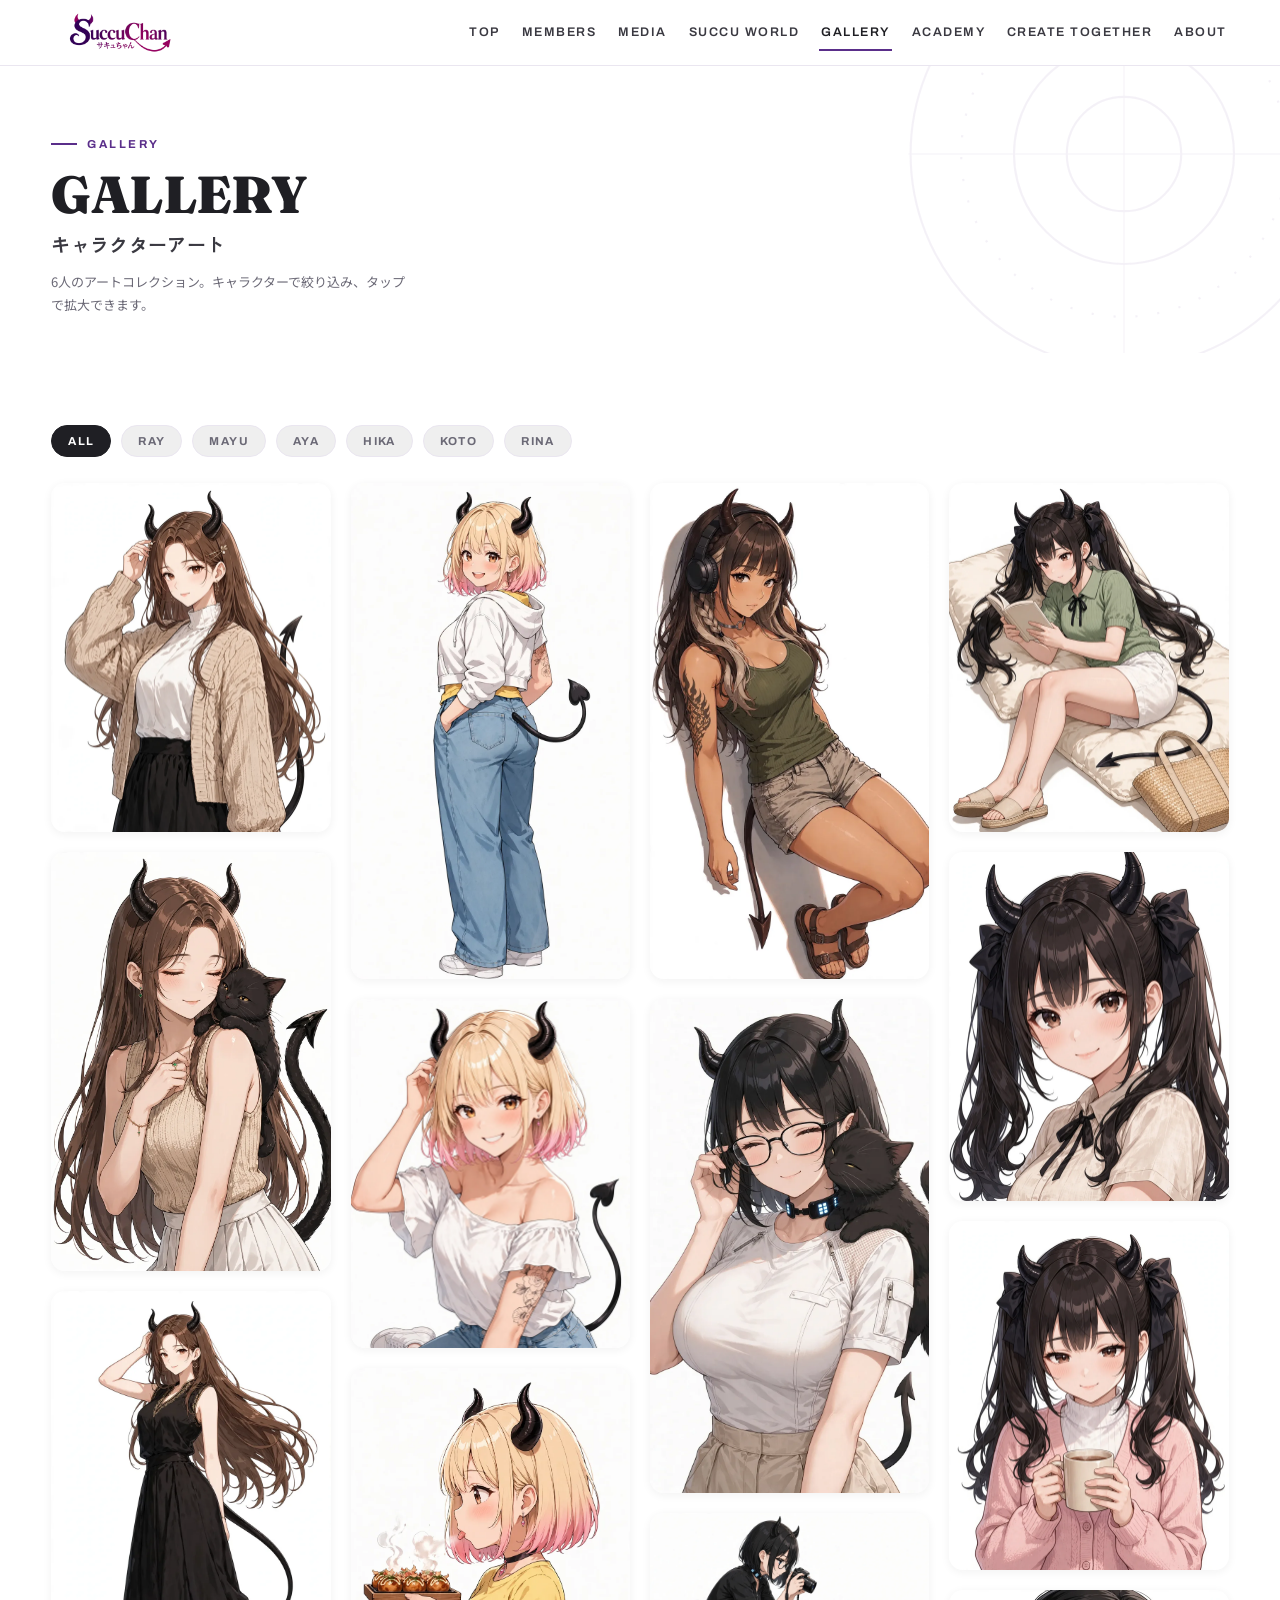
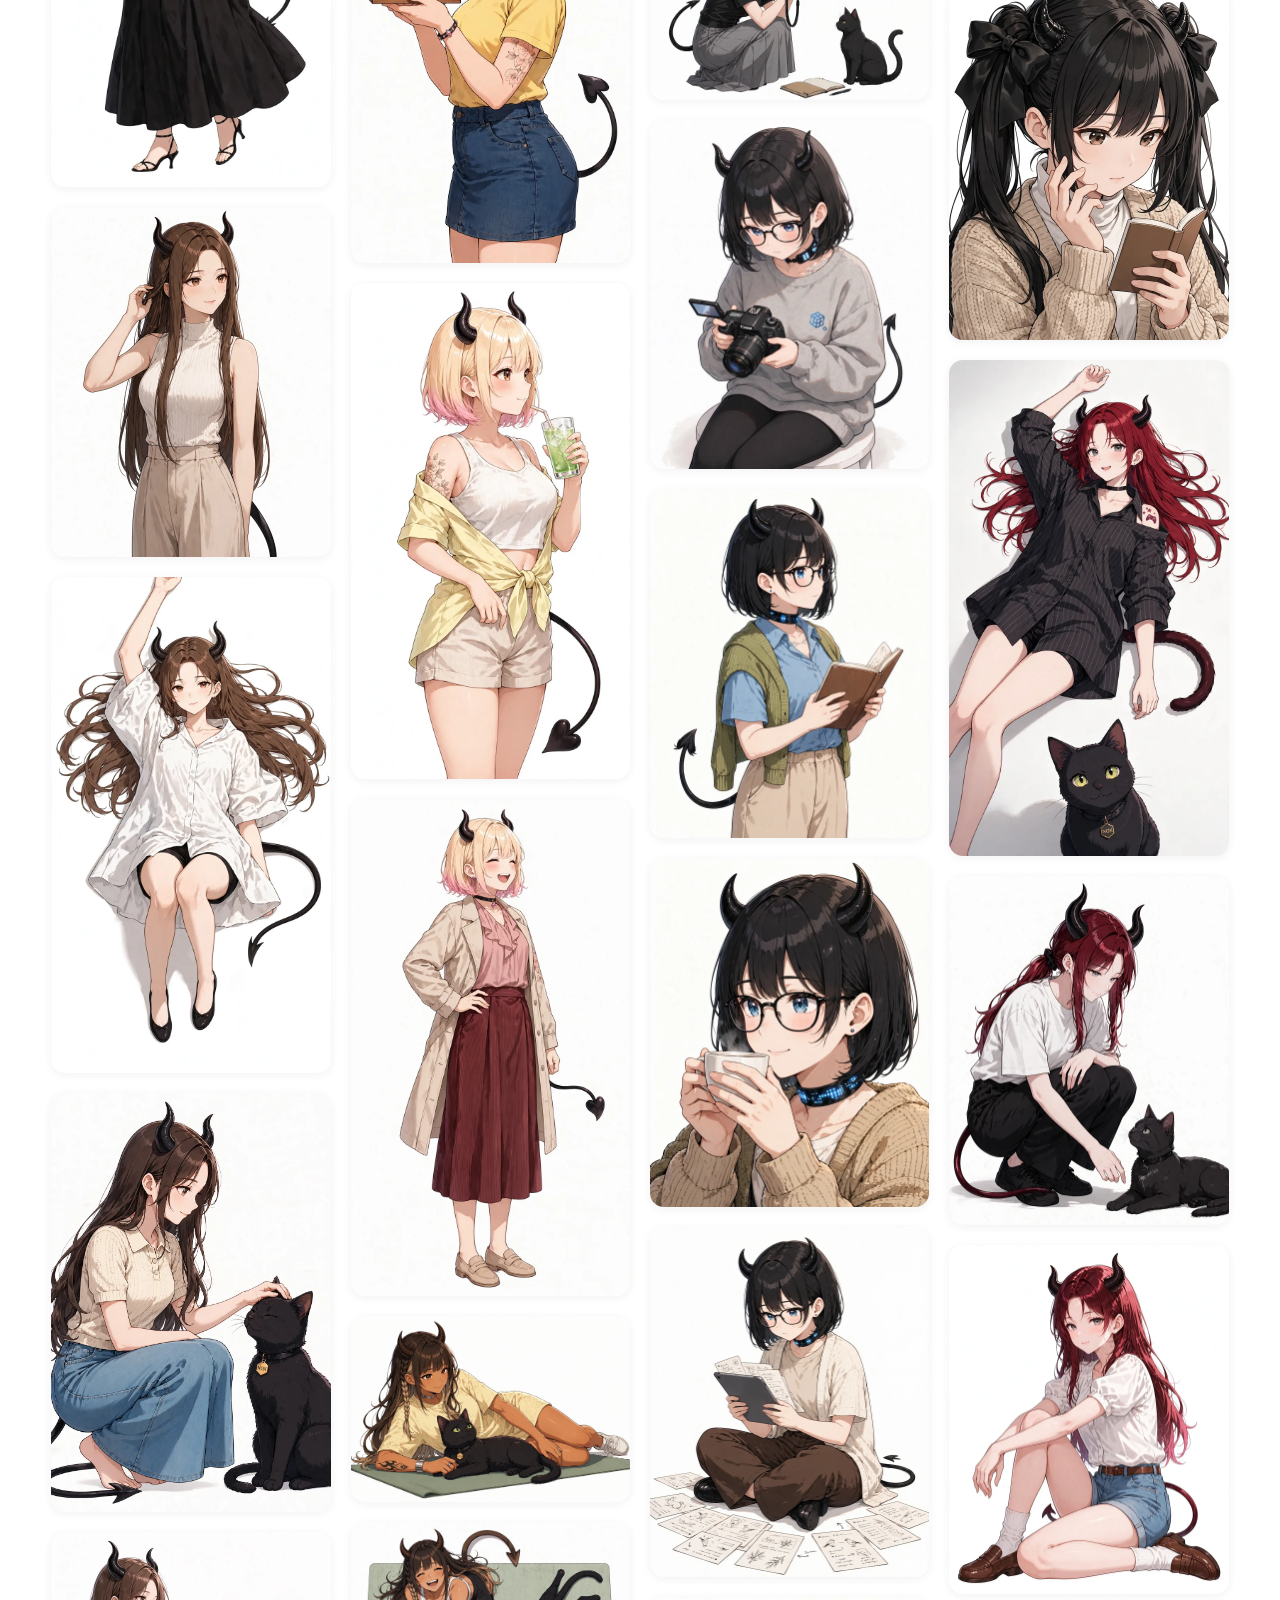
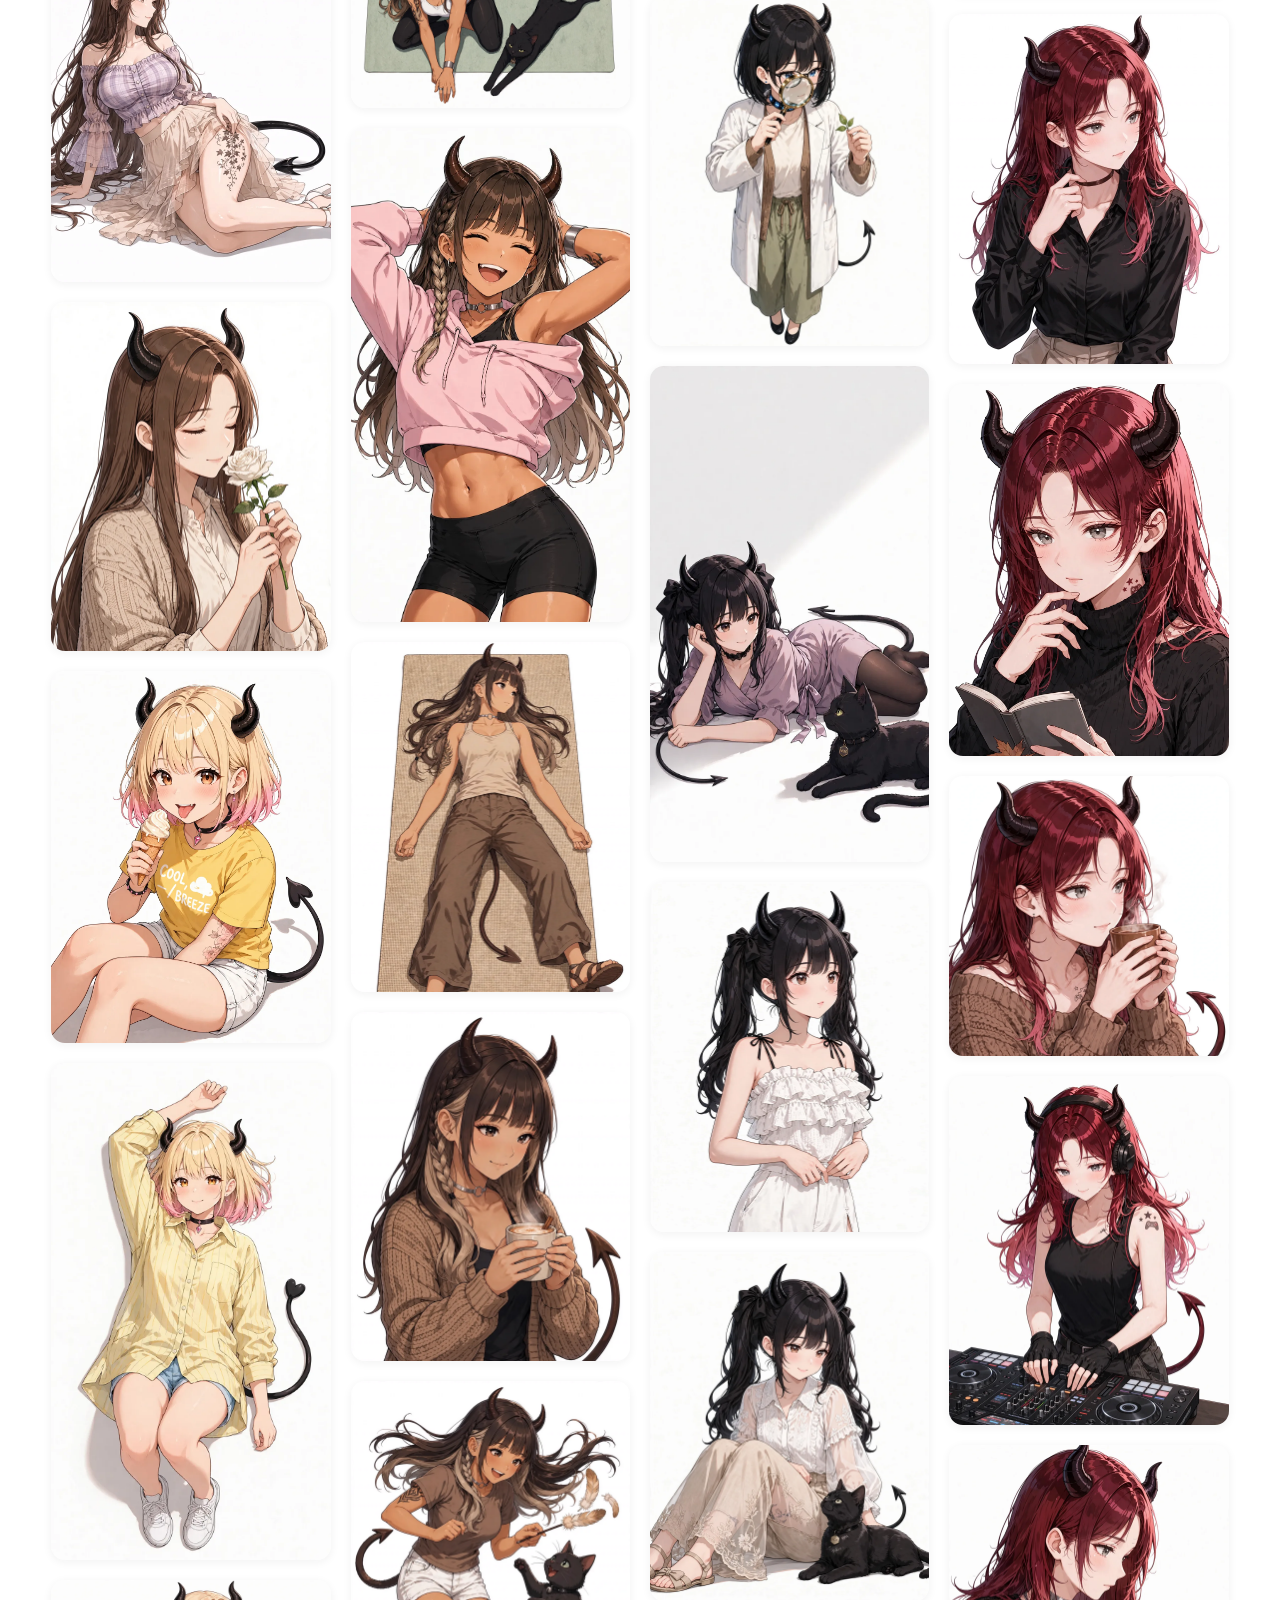
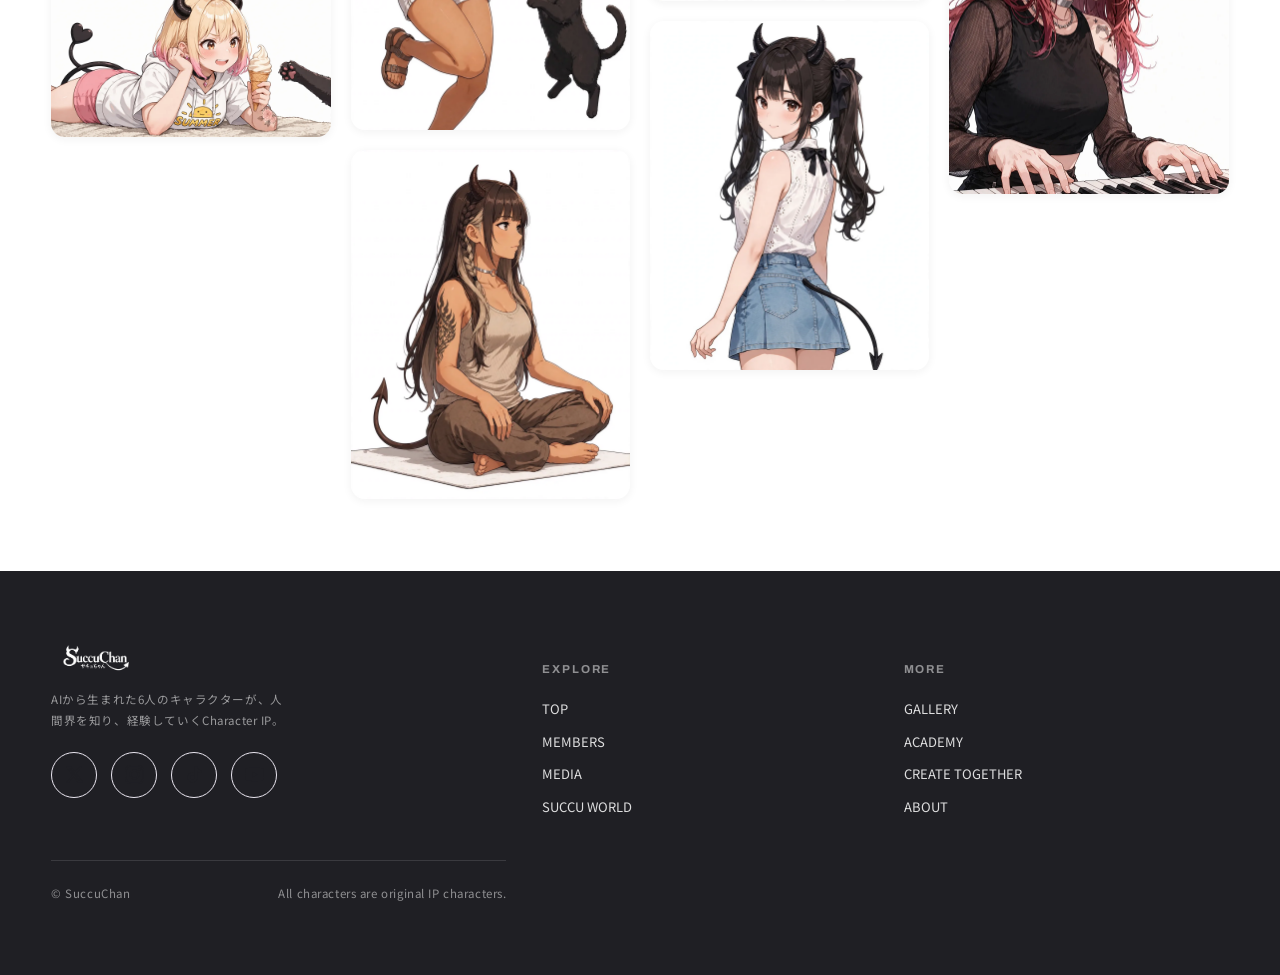
<file: gallery.html>
<!DOCTYPE html>
<html lang="ja">
<head>
<meta charset="UTF-8">
<meta name="viewport" content="width=device-width, initial-scale=1">
<title>GALLERY | SuccuChan</title>
<meta name="description" content="SuccuChanのキャラクターアートギャラリー。">
<link rel="icon" type="image/webp" href="assets/webp/logo_symbol.webp">
<link rel="preconnect" href="https://fonts.googleapis.com">
<link rel="preconnect" href="https://fonts.gstatic.com" crossorigin>
<link href="https://fonts.googleapis.com/css2?family=Fraunces:opsz,wght@9..144,400;9..144,600;9..144,900&family=Archivo:wght@500;600;700;800&family=Zen+Kaku+Gothic+New:wght@500;700;900&family=Noto+Sans+JP:wght@400;500;700&family=Parisienne&display=swap" rel="stylesheet">
<link rel="stylesheet" href="assets/css/tokens.css?v=20261010a">
<link rel="stylesheet" href="assets/css/site.css?v=20261010a">
<script defer src="assets/js/site.js?v=20261010a"></script>
<script defer src="assets/js/content.js?v=20261010a"></script>
</head>
<body>
<main class="page">
  <section class="page-intro">
    <div class="container">
      <span class="eyebrow">Gallery</span>
      <h1 class="big" style="margin-top:14px">GALLERY<span class="jp">キャラクターアート</span></h1>
      <p class="lead">6人のアートコレクション。キャラクターで絞り込み、タップで拡大できます。</p>
    </div>
  </section>
  <section class="sect--tight">
    <div class="container">
      <div class="content-controls">
        <div class="chip-row" data-gallery-filter></div>
      </div>
      <div class="gallery-masonry" data-gallery></div>
    </div>
  </section>
</main>
</body>
</html>
</file>
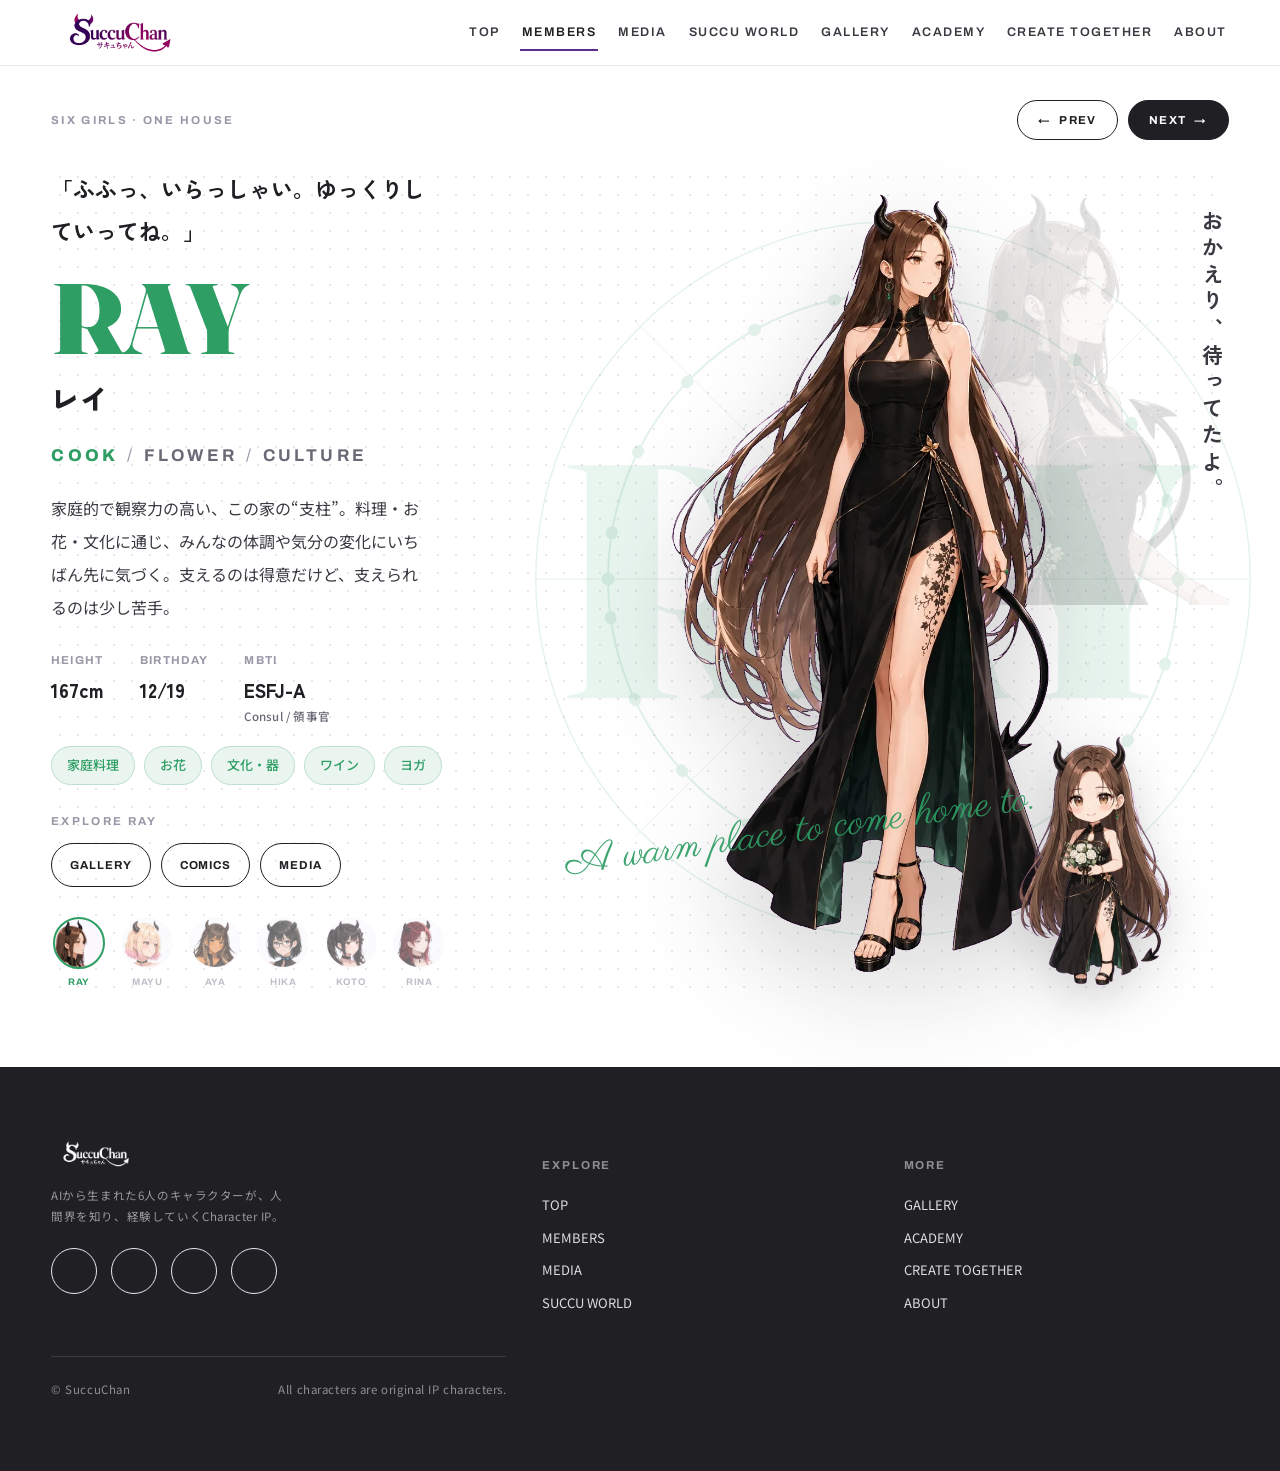
<file: member.html>
<!DOCTYPE html>
<html lang="ja">
<head>
<meta charset="UTF-8">
<meta name="viewport" content="width=device-width, initial-scale=1">
<title>MEMBER | SuccuChan</title>
<meta name="description" content="SuccuChanのキャラクター詳細ページ。">
<link rel="icon" type="image/webp" href="assets/webp/logo_symbol.webp">
<link rel="preconnect" href="https://fonts.googleapis.com">
<link rel="preconnect" href="https://fonts.gstatic.com" crossorigin>
<link href="https://fonts.googleapis.com/css2?family=Fraunces:opsz,wght@9..144,400;9..144,600;9..144,900&family=Archivo:wght@500;600;700;800&family=Zen+Kaku+Gothic+New:wght@500;700;900&family=Noto+Sans+JP:wght@400;500;700&family=Parisienne&display=swap" rel="stylesheet">
<link rel="stylesheet" href="assets/css/tokens.css?v=20261010a">
<link rel="stylesheet" href="assets/css/site.css?v=20261010a">
<script defer src="assets/js/site.js?v=20261010a"></script>
<script defer src="assets/js/members.js?v=20261010a"></script>
<script defer src="assets/js/charmv.js?v=20261010a"></script>
</head>
<body>
<main class="page">
  <section class="detail" data-member-detail>
    <div class="container"><p style="padding:80px 0;color:var(--ink-35)">Loading…</p></div>
  </section>
  <!-- CHARACTER MV (assets/data/character-mv.json にこのキャラのMVがあれば表示) -->
  <section id="mv" data-charmv="member" hidden></section>
</main>
</body>
</html>
</file>
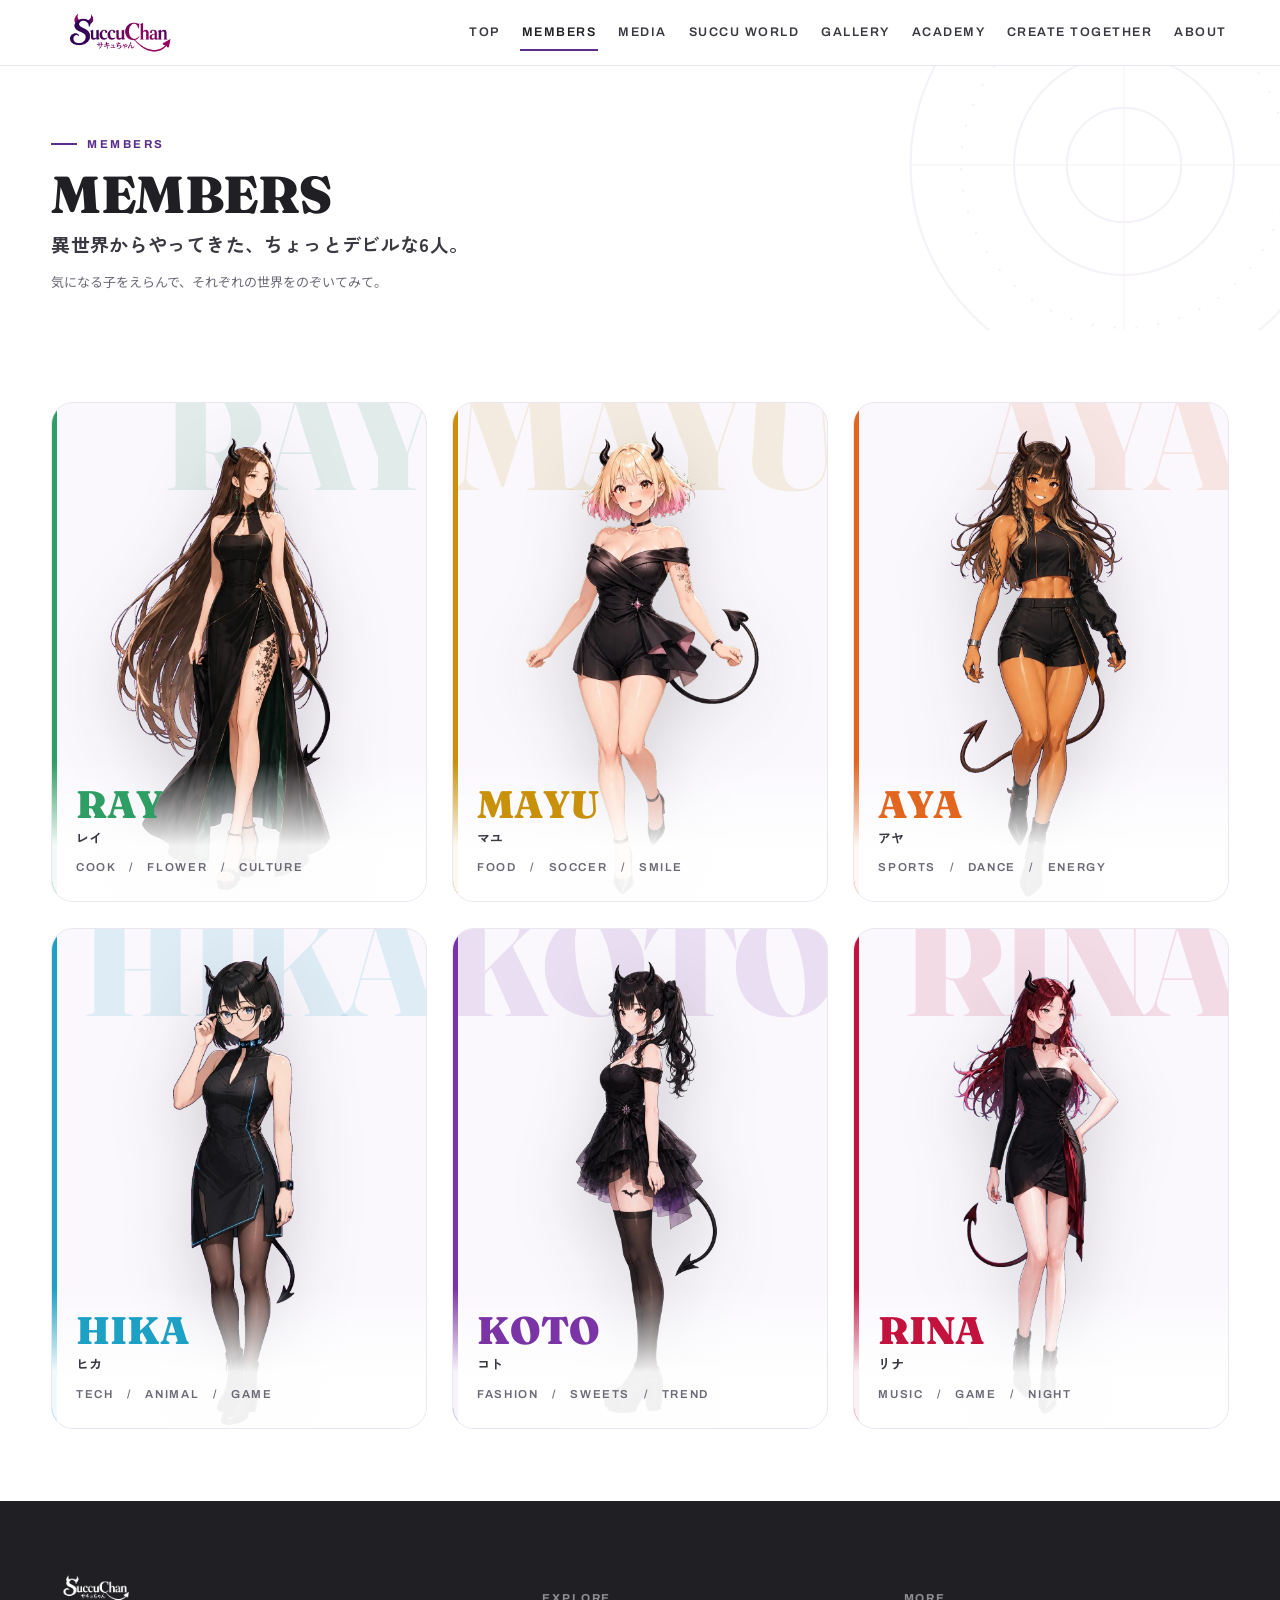
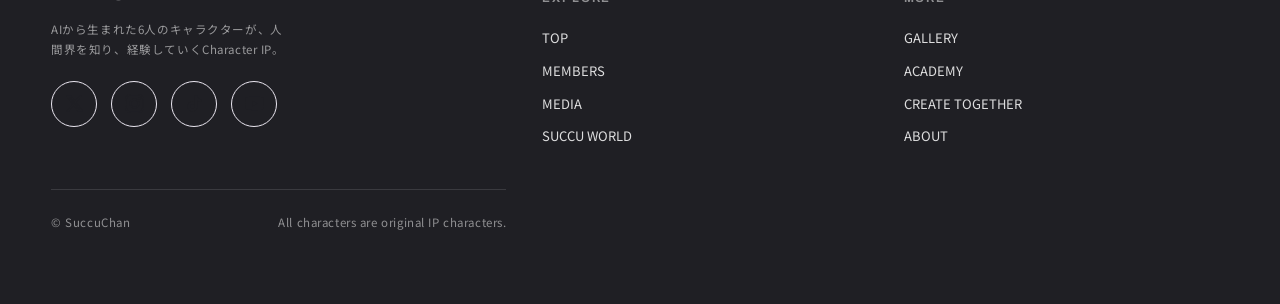
<file: members.html>
<!DOCTYPE html>
<html lang="ja">
<head>
<meta charset="UTF-8">
<meta name="viewport" content="width=device-width, initial-scale=1">
<title>MEMBERS | SuccuChan</title>
<meta name="description" content="SuccuChanの6人の女の子たち。RAY / MAYU / AYA / HIKA / KOTO / RINA。">
<link rel="icon" type="image/webp" href="assets/webp/logo_symbol.webp">
<link rel="preconnect" href="https://fonts.googleapis.com">
<link rel="preconnect" href="https://fonts.gstatic.com" crossorigin>
<link href="https://fonts.googleapis.com/css2?family=Fraunces:opsz,wght@9..144,400;9..144,600;9..144,900&family=Archivo:wght@500;600;700;800&family=Zen+Kaku+Gothic+New:wght@500;700;900&family=Noto+Sans+JP:wght@400;500;700&family=Parisienne&display=swap" rel="stylesheet">
<link rel="stylesheet" href="assets/css/tokens.css?v=20261010a">
<link rel="stylesheet" href="assets/css/site.css?v=20261010a">
<script defer src="assets/js/site.js?v=20261010a"></script>
<script defer src="assets/js/members.js?v=20261010a"></script>
</head>
<body>
<main class="page">
  <section class="page-intro">
    <div class="container">
      <span class="eyebrow">Members</span>
      <h1 class="big" style="margin-top:14px">MEMBERS<span class="jp">異世界からやってきた、ちょっとデビルな6人。</span></h1>
      <p class="lead">気になる子をえらんで、それぞれの世界をのぞいてみて。</p>
    </div>
  </section>
  <section class="sect--tight">
    <div class="container">
      <div class="members-grid" data-members-grid></div>
    </div>
  </section>
</main>
</body>
</html>
</file>
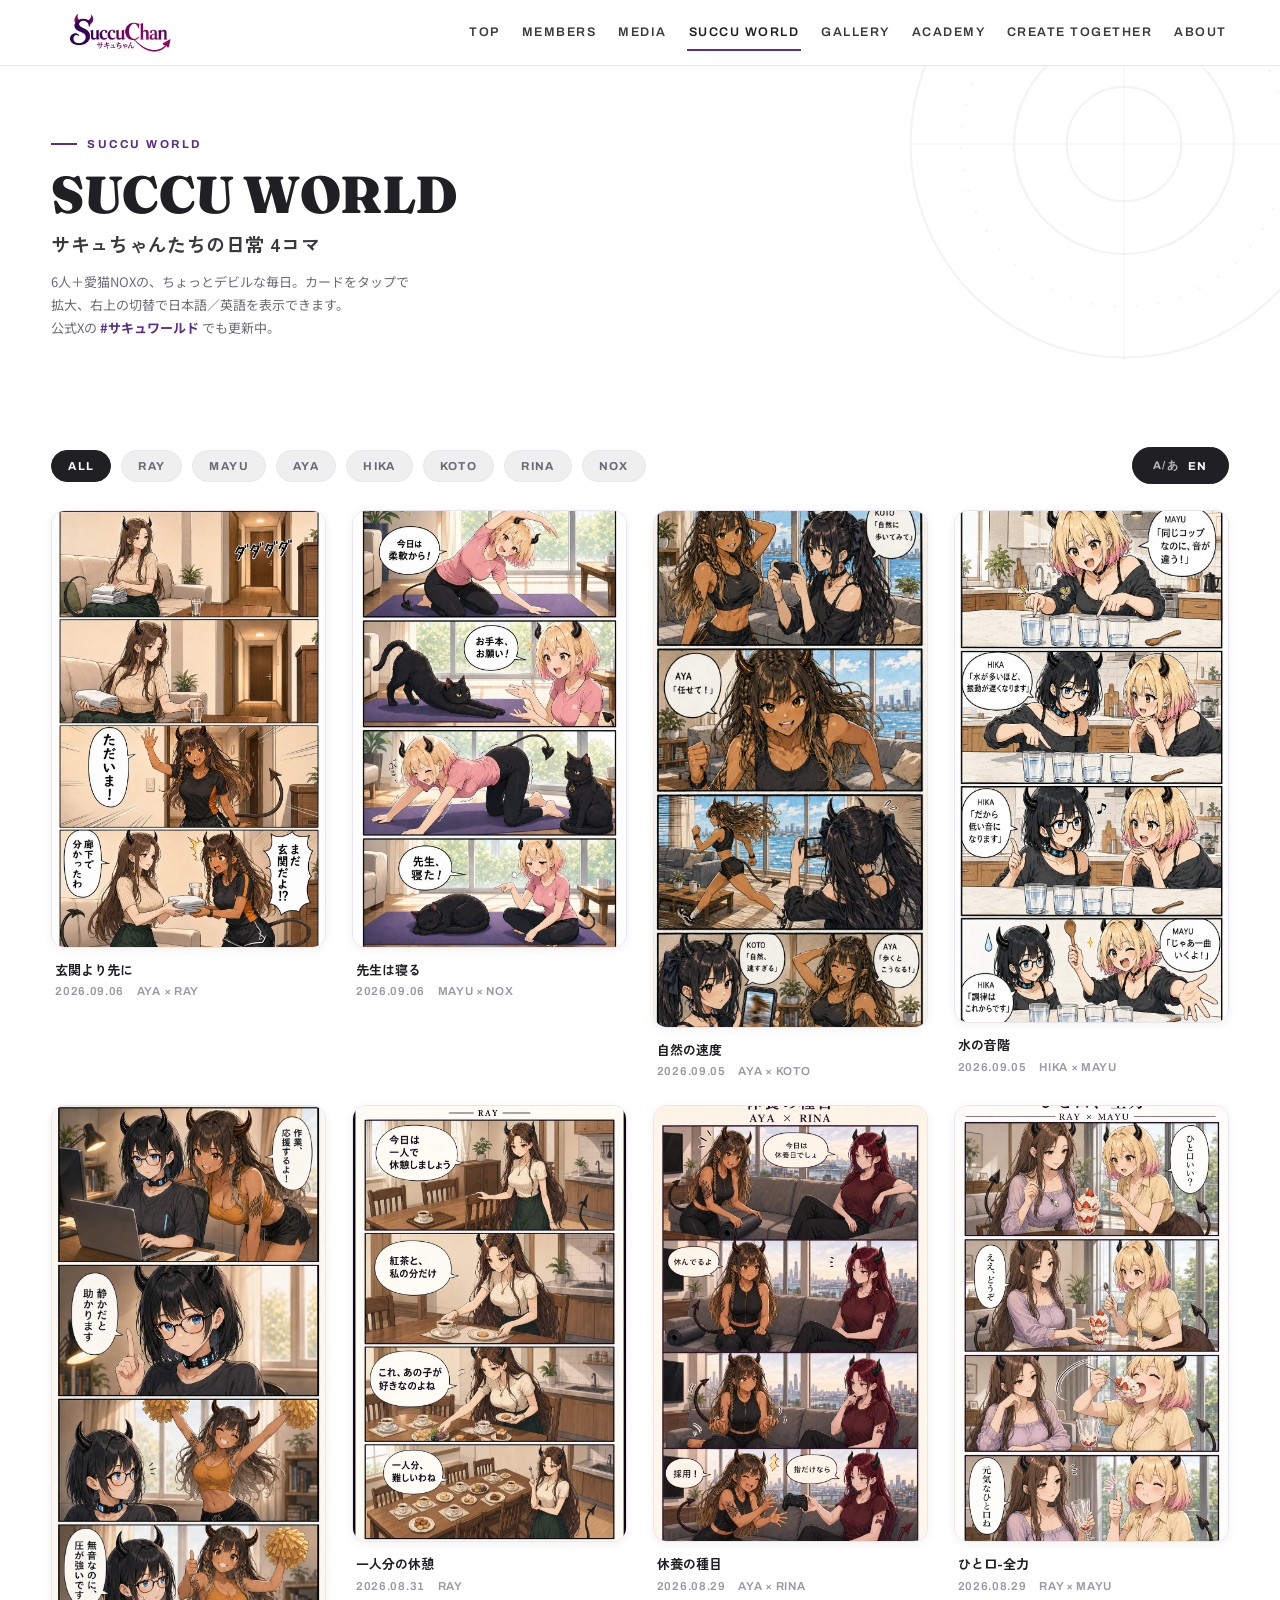
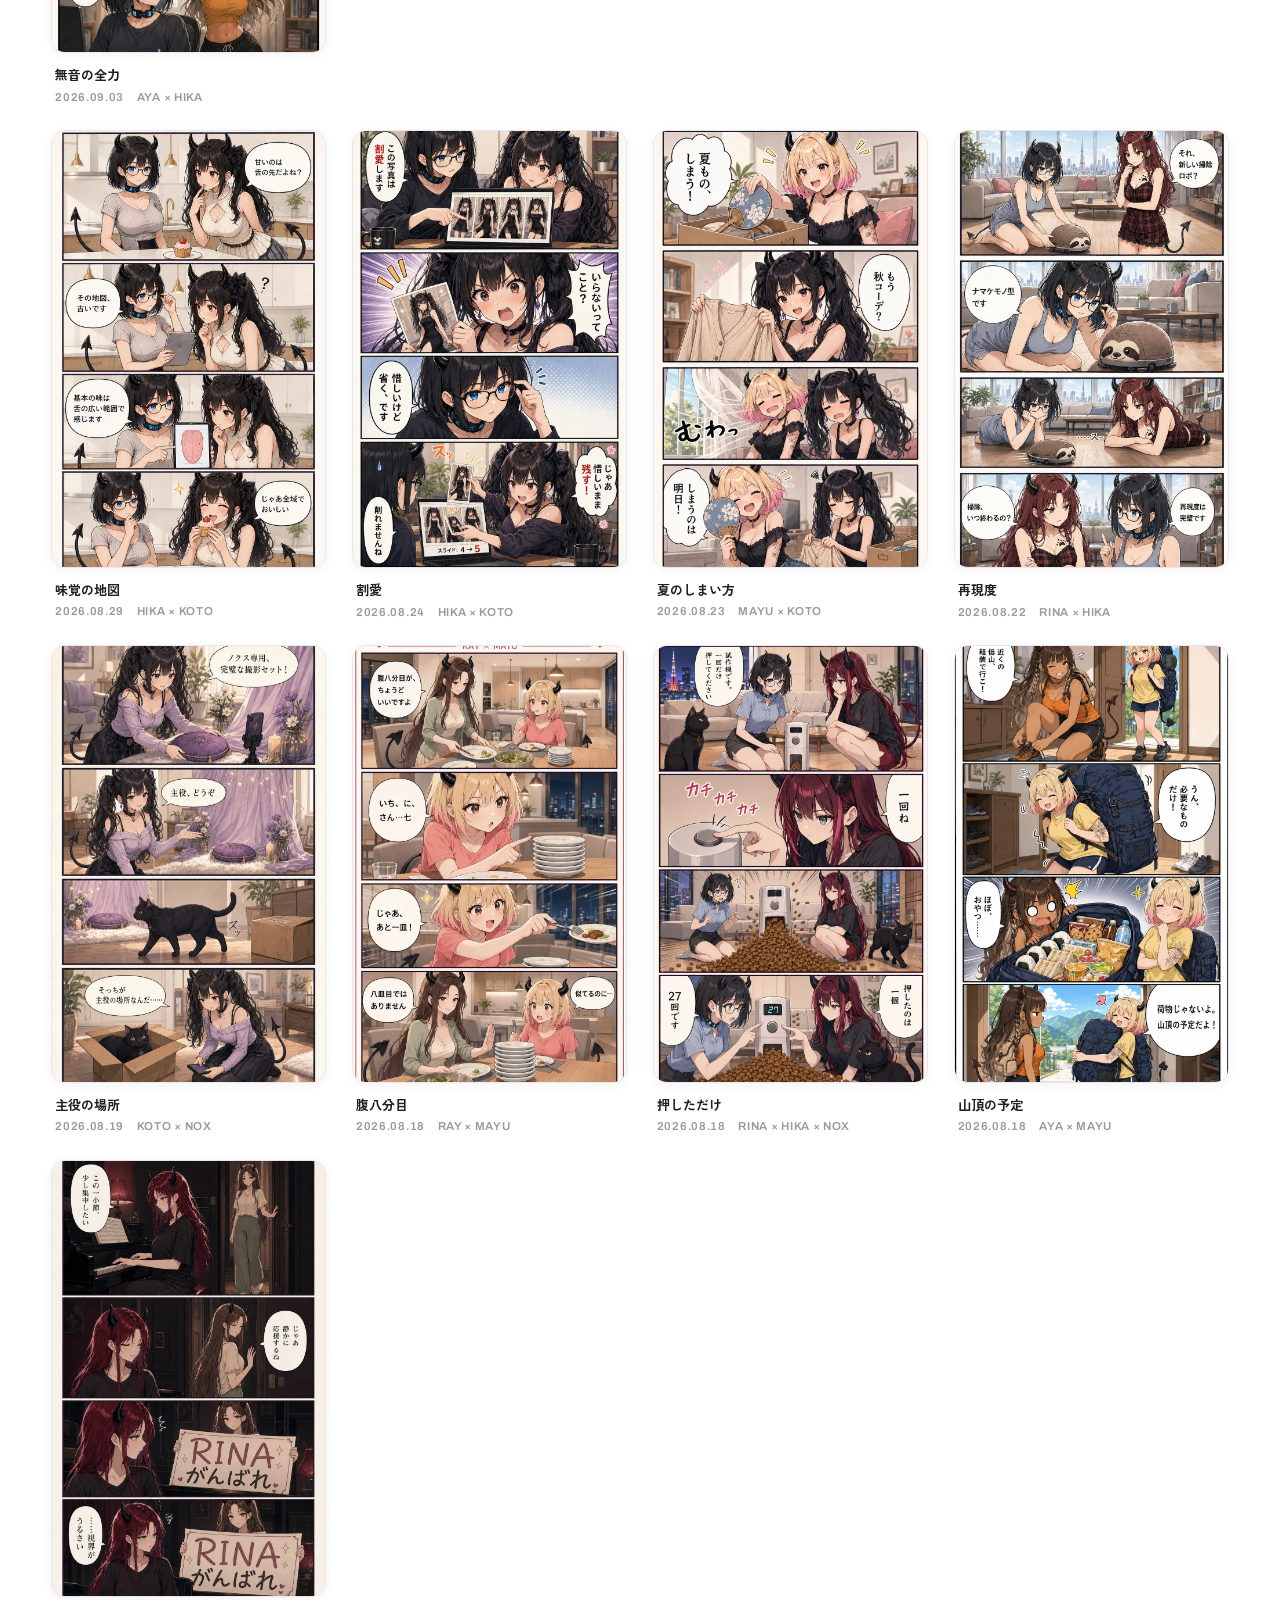
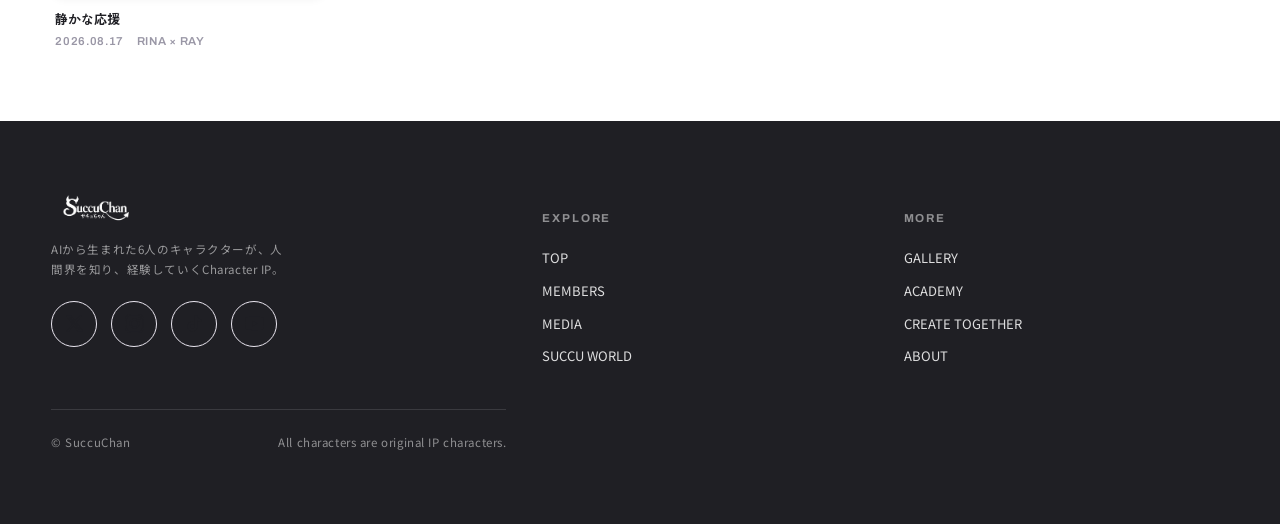
<file: succu-world.html>
<!DOCTYPE html>
<html lang="ja">
<head>
<meta charset="UTF-8">
<meta name="viewport" content="width=device-width, initial-scale=1">
<title>SUCCU WORLD | SuccuChan</title>
<meta name="description" content="SuccuChanの日常4コマ劇場。">
<link rel="icon" type="image/webp" href="assets/webp/logo_symbol.webp">
<link rel="preconnect" href="https://fonts.googleapis.com">
<link rel="preconnect" href="https://fonts.gstatic.com" crossorigin>
<link href="https://fonts.googleapis.com/css2?family=Fraunces:opsz,wght@9..144,400;9..144,600;9..144,900&family=Archivo:wght@500;600;700;800&family=Zen+Kaku+Gothic+New:wght@500;700;900&family=Noto+Sans+JP:wght@400;500;700&family=Parisienne&display=swap" rel="stylesheet">
<link rel="stylesheet" href="assets/css/tokens.css?v=20261010a">
<link rel="stylesheet" href="assets/css/site.css?v=20261010a">
<script defer src="assets/js/site.js?v=20261010a"></script>
<script defer src="assets/js/content.js?v=20261010a"></script>
</head>
<body>
<main class="page">
  <section class="page-intro">
    <div class="container">
      <span class="eyebrow">Succu World</span>
      <h1 class="big" style="margin-top:14px">SUCCU WORLD<span class="jp">サキュちゃんたちの日常 4コマ</span></h1>
      <p class="lead">6人＋愛猫NOXの、ちょっとデビルな毎日。カードをタップで拡大、右上の切替で日本語／英語を表示できます。<br>公式Xの <b style="color:var(--accent)">#サキュワールド</b> でも更新中。</p>
    </div>
  </section>
  <section class="sect--tight">
    <div class="container">
      <div class="content-controls">
        <div class="chip-row" data-comics-filter></div>
        <button class="lang-toggle" data-lang-toggle aria-label="英語に切替">EN</button>
      </div>
      <div class="comics-grid" data-comics></div>
    </div>
  </section>
</main>
</body>
</html>
</file>
<file: assets/css/tokens.css>
/* ============================================================
   SuccuChan v2 — Design Tokens
   White base / character-first / editorial
   ============================================================ */
:root{
  /* --- base palette --- */
  --white:#ffffff;
  --ink:#1f1f24;          /* strong text / dark sections */
  --ink-80:#3a3941;
  --ink-55:#6b6976;
  --ink-35:#9a97a6;
  --hairline:#eae6f0;     /* thin dividers */
  --mist:#faf8fd;         /* very light section wash */
  --mist-2:#f3eefa;       /* slightly deeper wash */

  /* --- brand (accents only, never full-bleed gradients) --- */
  --violet:#5a2e8a;
  --magenta:#e84a9b;

  /* --- per-member accent colors (readable on white) --- */
  --c-rina:#c4123e;
  --c-ray:#2e9e64;
  --c-mayu:#c9910a;
  --c-koto:#7a34a6;
  --c-hika:#1ca0c4;
  --c-aya:#e2661e;

  /* accent hook: pages set --accent (defaults to violet) */
  --accent:var(--violet);
  --accent-soft:color-mix(in srgb, var(--accent) 10%, #fff);
  --accent-line:color-mix(in srgb, var(--accent) 30%, #fff);

  /* --- type families --- */
  --font-display:"Fraunces","Times New Roman",serif;     /* big EN names / hero */
  --font-en:"Archivo","Helvetica Neue",Arial,sans-serif;  /* EN labels / nav / UI */
  --font-jp-head:"Zen Kaku Gothic New","Hiragino Kaku Gothic ProN",sans-serif;
  --font-jp:"Noto Sans JP","Hiragino Kaku Gothic ProN","Yu Gothic",sans-serif;
  --font-script:"Parisienne",cursive;                     /* accent handwriting */

  /* --- type scale --- */
  --fs-hero:clamp(40px,7vw,84px);
  --fs-display:clamp(40px,7vw,88px);
  --fs-h1:clamp(30px,4.6vw,52px);
  --fs-h2:clamp(23px,3vw,34px);
  --fs-h3:19px;
  --fs-body:15px;
  --fs-sm:13px;
  --fs-xs:11.5px;
  --track-label:.22em;   /* letter-spacing for EN labels */

  /* --- layout --- */
  --container:1280px;
  --container-wide:1440px;
  --gutter:clamp(18px,4vw,56px);
  --header-h:66px;

  /* --- radius / shape --- */
  --r-sm:8px;
  --r-md:14px;
  --r-lg:22px;
  --r-pill:999px;

  /* --- elevation (soft, no glow) --- */
  --shadow-sm:0 2px 10px rgba(31,31,36,.06);
  --shadow-md:0 12px 40px rgba(31,31,36,.10);
  --shadow-char:0 30px 60px rgba(31,31,36,.14);

  /* --- motion --- */
  --ease:cubic-bezier(.22,.61,.36,1);
  --dur:.28s;
}
</file>
<file: assets/css/site.css>
/* ============================================================
   SuccuChan v2 — Base + Components
   ============================================================ */

/* ---------- reset / base ---------- */
*,*::before,*::after{box-sizing:border-box}
html{-webkit-text-size-adjust:100%;scroll-behavior:smooth}
body{
  margin:0;background:var(--white);color:var(--ink);
  font-family:var(--font-jp);font-size:var(--fs-body);line-height:1.75;
  -webkit-font-smoothing:antialiased;text-rendering:optimizeLegibility;
  overflow-x:hidden;
}
img{max-width:100%;display:block}
a{color:inherit;text-decoration:none}
button{font-family:inherit;cursor:pointer}
ul{margin:0;padding:0;list-style:none}
h1,h2,h3,p{margin:0}
:focus-visible{outline:2px solid var(--accent);outline-offset:3px}

.container{max-width:var(--container);margin-inline:auto;padding-inline:var(--gutter)}
.wide{max-width:var(--container-wide)}
.sect{padding-block:clamp(56px,9vw,120px)}
.sect--tight{padding-block:clamp(40px,6vw,72px)}
.mist{background:var(--mist)}
[hidden]{display:none!important}

/* ---------- EN labels / section headers ---------- */
.eyebrow{
  font-family:var(--font-en);font-weight:700;font-size:var(--fs-xs);
  letter-spacing:var(--track-label);text-transform:uppercase;color:var(--accent);
  display:inline-flex;align-items:center;gap:10px;
}
.eyebrow::before{content:"";width:26px;height:2px;background:var(--accent)}

.sect-head{display:flex;align-items:flex-end;justify-content:space-between;gap:24px;margin-bottom:clamp(26px,4vw,48px);flex-wrap:wrap}
.sect-title{font-family:var(--font-display);font-weight:900;font-size:var(--fs-h1);line-height:1;letter-spacing:-.01em}
.sect-title .jp{display:block;font-family:var(--font-jp-head);font-weight:700;font-size:var(--fs-sm);letter-spacing:.14em;color:var(--ink-55);margin-top:12px;line-height:1}
.sect-lead{max-width:44ch;color:var(--ink-55);font-size:var(--fs-sm)}

/* ---------- buttons ---------- */
.btn{
  display:inline-flex;align-items:center;gap:10px;
  font-family:var(--font-en);font-weight:700;font-size:var(--fs-sm);letter-spacing:.06em;
  padding:13px 26px;border-radius:var(--r-pill);border:1.5px solid transparent;transition:transform var(--dur) var(--ease),background var(--dur),color var(--dur)}
.btn:hover{transform:translateY(-2px)}
.btn--solid{background:var(--ink);color:#fff}
.btn--solid:hover{background:var(--accent)}
.btn--accent{background:var(--accent);color:#fff}
.btn--ghost{border-color:var(--ink);color:var(--ink)}
.btn--ghost:hover{background:var(--ink);color:#fff}
.btn .arw{font-size:1.05em;line-height:1}

/* ============================================================
   HEADER / NAV
   ============================================================ */
.site-header{
  position:fixed;inset:0 0 auto 0;z-index:100;height:var(--header-h);
  display:flex;align-items:center;
  background:color-mix(in srgb,#fff 82%,transparent);
  backdrop-filter:saturate(1.1) blur(12px);
  border-bottom:1px solid var(--hairline);
}
.site-header .container{display:flex;align-items:center;gap:24px;width:100%;max-width:var(--container-wide)}
.brand{display:flex;align-items:center;flex-shrink:0}
.brand img{height:clamp(34px,4vw,46px);width:auto}
.nav{display:flex;align-items:center;gap:clamp(10px,1.4vw,26px);margin-left:auto}
.nav a{
  font-family:var(--font-en);font-weight:600;font-size:12.5px;letter-spacing:.12em;text-transform:uppercase;
  color:var(--ink-80);white-space:nowrap;padding:6px 2px;position:relative}
.nav a::after{content:"";position:absolute;left:0;right:0;bottom:-2px;height:2px;background:var(--accent);transform:scaleX(0);transition:transform var(--dur) var(--ease)}
.nav a:hover{color:var(--ink)}
.nav a:hover::after,.nav a[aria-current="page"]::after{transform:scaleX(1)}
.nav a[aria-current="page"]{color:var(--ink)}
.nav-toggle{display:none;margin-left:auto;width:44px;height:44px;border:0;background:none;flex-direction:column;justify-content:center;gap:5px}
.nav-toggle span{display:block;height:2px;width:24px;background:var(--ink);transition:transform var(--dur),opacity var(--dur)}

/* mobile overlay */
.nav-overlay{position:fixed;inset:0;z-index:99;background:#fff;transform:translateY(-100%);transition:transform .4s var(--ease);display:flex;flex-direction:column;padding:calc(var(--header-h) + 20px) var(--gutter) 40px}
.nav-overlay.open{transform:none}
.nav-overlay a{font-family:var(--font-display);font-weight:900;font-size:clamp(30px,9vw,52px);line-height:1.18;color:var(--ink);display:flex;align-items:baseline;gap:14px}
.nav-overlay a .idx{font-family:var(--font-en);font-size:12px;font-weight:700;color:var(--accent);letter-spacing:.1em}
.nav-overlay a[aria-current="page"]{color:var(--accent)}
.nav-overlay .ov-foot{margin-top:auto;color:var(--ink-55);font-size:var(--fs-xs);letter-spacing:.14em;font-family:var(--font-en);text-transform:uppercase}
body.nav-open{overflow:hidden}

/* page top spacer */
main{display:block}
.page{padding-top:var(--header-h)}

/* ============================================================
   HERO (TOP)
   ============================================================ */
.hero{position:relative;padding-top:clamp(40px,7vw,78px);padding-bottom:clamp(30px,5vw,56px);overflow:hidden}
.hero .container{position:relative;z-index:2}
.hero-copy{max-width:min(760px,92%)}
.hero-logo{height:clamp(40px,6vw,74px);width:auto;margin-bottom:26px}
.hero-h1{font-family:var(--font-jp-head);font-weight:900;font-size:var(--fs-hero);line-height:1.06;letter-spacing:.005em}
.hero-h1 em{font-style:normal;color:var(--accent)}
.hero-en{font-family:var(--font-en);font-weight:700;letter-spacing:.16em;text-transform:uppercase;color:var(--ink-55);font-size:clamp(11px,1.4vw,14px);margin-top:20px}
/* KV placeholder (future group key visual) */
.hero-kv{
  position:relative;margin-top:clamp(30px,5vw,54px);
  aspect-ratio:16/9;width:100%;border-radius:var(--r-lg);overflow:hidden;
  background:
    repeating-linear-gradient(135deg,var(--mist) 0 22px,var(--mist-2) 22px 44px);
  border:1px solid var(--hairline);
  display:grid;place-items:center;
}
.hero-kv[data-has-image]{background:none;border:0}
.hero-kv .hero-kv-img{position:absolute;inset:0}
/* 2560x1440 (16:9) 集合KVを想定。cover＋上寄せで、多少のcropでも顔が残る */
.hero-kv .hero-kv-img img{width:100%;height:100%;object-fit:cover;object-position:center 28%}
@media (max-width:680px){
  /* Mobileは16:9を無理に見せず、専用KV(hero-keyvisual-mobile.webp)を縦長で表示 */
  .hero-kv{aspect-ratio:4/5}
  .hero-kv .hero-kv-img img{object-position:center 22%}
}
.kv-ph{text-align:center;color:var(--ink-35)}
.kv-ph .kv-mark{font-family:var(--font-en);font-weight:800;letter-spacing:.3em;font-size:clamp(12px,2vw,16px);text-transform:uppercase}
.kv-ph .kv-sub{font-size:var(--fs-xs);letter-spacing:.16em;margin-top:8px;font-family:var(--font-en);text-transform:uppercase}
.kv-ph svg{width:46px;height:46px;margin:0 auto 14px;opacity:.5}

/* ============================================================
   MEMBERS PREVIEW (TOP)  &  faces
   ============================================================ */
.mpv{display:grid;grid-template-columns:repeat(6,1fr);gap:clamp(10px,1.4vw,20px)}
.mpv a{display:flex;flex-direction:column;align-items:center;gap:12px;text-align:center;padding:14px 6px;border-radius:var(--r-md);transition:background var(--dur)}
.mpv a:hover{background:var(--mist)}
.face{width:100%;aspect-ratio:1;border-radius:50%;overflow:hidden;background:var(--mist);border:2px solid transparent;transition:border-color var(--dur),transform var(--dur) var(--ease)}
.face img{width:100%;height:100%;object-fit:cover;object-position:center 32%}
.mpv a:hover .face{transform:translateY(-4px)}
.mpv .m-en{font-family:var(--font-display);font-weight:900;font-size:clamp(15px,1.5vw,20px);line-height:1;color:var(--mc,var(--ink))}
.mpv .m-ja{font-family:var(--font-jp-head);font-size:var(--fs-xs);color:var(--ink-55)}
.mpv a:hover .face{border-color:var(--mc,var(--accent))}

/* ============================================================
   TEASER CARDS (SUCCU WORLD / MEDIA / GALLERY / DRESS UP / FAN)
   ============================================================ */
.tease-grid{display:grid;grid-template-columns:repeat(2,1fr);gap:clamp(16px,2.4vw,28px)}
.tease{position:relative;display:block;border-radius:var(--r-lg);overflow:hidden;background:var(--mist);border:1px solid var(--hairline);min-height:clamp(200px,26vw,300px);padding:clamp(22px,3vw,34px);transition:transform var(--dur) var(--ease),box-shadow var(--dur)}
.tease:hover{transform:translateY(-4px);box-shadow:var(--shadow-md)}
.tease .t-en{display:block;font-family:var(--font-display);font-weight:900;font-size:clamp(26px,3.4vw,44px);line-height:1;letter-spacing:-.01em}
.tease .t-ja{display:block;font-family:var(--font-jp-head);font-weight:700;font-size:var(--fs-sm);color:var(--ink-55);margin-top:10px}
.tease .t-desc{display:block;margin-top:14px;color:var(--ink-55);font-size:var(--fs-sm);max-width:40ch}
.tease .t-go{position:absolute;right:clamp(22px,3vw,34px);bottom:clamp(22px,3vw,34px);font-family:var(--font-en);font-weight:700;letter-spacing:.12em;font-size:var(--fs-xs);text-transform:uppercase;color:var(--accent);display:inline-flex;gap:8px;align-items:center}
.tease--wide{grid-column:1/-1;min-height:clamp(220px,24vw,320px)}
.tease--media{background:var(--ink);color:#fff}
.tease--media .t-ja,.tease--media .t-desc{color:rgba(255,255,255,.72)}
.tease--media .t-go{color:var(--magenta)}
.tease--media .media-play{position:absolute;right:clamp(22px,3vw,40px);top:50%;transform:translateY(-50%);width:66px;height:66px;border-radius:50%;border:2px solid rgba(255,255,255,.5);display:grid;place-items:center}
.tease--media .media-play::after{content:"";border-left:16px solid #fff;border-top:10px solid transparent;border-bottom:10px solid transparent;margin-left:4px}

/* ============================================================
   ABOUT / SNS strip (TOP)
   ============================================================ */
.about-strip{display:grid;grid-template-columns:1.3fr 1fr;gap:clamp(24px,4vw,60px);align-items:center}
.about-strip .lead{font-family:var(--font-jp-head);font-weight:700;font-size:var(--fs-h3);line-height:1.9}
.about-strip .body{color:var(--ink-55);font-size:var(--fs-sm);margin-top:16px}
.sns{display:flex;gap:14px;margin-top:22px;flex-wrap:wrap}
.sns a{width:46px;height:46px;border-radius:50%;border:1.5px solid var(--hairline);display:grid;place-items:center;color:var(--ink);transition:background var(--dur),color var(--dur),border-color var(--dur)}
.sns a:hover{background:var(--ink);color:#fff;border-color:var(--ink)}
.sns svg{width:19px;height:19px}

/* ============================================================
   FOOTER
   ============================================================ */
.site-footer{background:var(--ink);color:#fff;padding-block:clamp(44px,6vw,72px)}
.site-footer .container{display:grid;grid-template-columns:1.4fr 1fr 1fr;gap:36px}
.site-footer .f-brand img{height:30px;margin-bottom:16px}
.site-footer .f-copy{color:rgba(255,255,255,.55);font-size:var(--fs-xs);letter-spacing:.05em;max-width:40ch}
.site-footer h4{font-family:var(--font-en);font-weight:700;letter-spacing:.16em;font-size:var(--fs-xs);text-transform:uppercase;color:rgba(255,255,255,.5);margin-bottom:14px}
.site-footer nav a{display:block;padding:5px 0;color:rgba(255,255,255,.85);font-size:var(--fs-sm)}
.site-footer nav a:hover{color:var(--magenta)}
.site-footer .f-bottom{margin-top:36px;padding-top:22px;border-top:1px solid rgba(255,255,255,.12);display:flex;justify-content:space-between;gap:16px;flex-wrap:wrap;color:rgba(255,255,255,.5);font-size:var(--fs-xs);letter-spacing:.05em}

/* ============================================================
   MEMBERS INDEX
   ============================================================ */
.members-grid{display:grid;grid-template-columns:repeat(3,1fr);gap:clamp(14px,2vw,26px)}
.mcard{position:relative;display:block;border-radius:var(--r-lg);overflow:hidden;background:var(--mist);border:1px solid var(--hairline);aspect-ratio:3/4;transition:transform var(--dur) var(--ease),box-shadow var(--dur)}
.mcard:hover{transform:translateY(-6px);box-shadow:var(--shadow-char)}
.mcard .m-watermark{position:absolute;top:-4%;right:-2%;font-family:var(--font-display);font-weight:900;font-size:clamp(60px,11vw,150px);line-height:.8;color:color-mix(in srgb,var(--mc) 12%,transparent);letter-spacing:-.03em;pointer-events:none;z-index:1}
.mcard .m-full{position:absolute;inset:0;z-index:2;display:flex;align-items:flex-end;justify-content:center}
.mcard .m-full img{height:96%;width:auto;object-fit:contain;filter:drop-shadow(0 24px 34px rgba(31,31,36,.18));transition:transform .4s var(--ease)}
.mcard:hover .m-full img{transform:translateY(-2%) scale(1.03)}
.mcard .m-meta{position:absolute;left:0;right:0;bottom:0;z-index:3;padding:clamp(16px,2vw,24px);background:linear-gradient(to top,rgba(255,255,255,.94) 40%,rgba(255,255,255,0))}
.mcard .m-en{display:block;font-family:var(--font-display);font-weight:900;font-size:clamp(26px,3vw,40px);line-height:.95;color:var(--mc)}
.mcard .m-ja{display:block;font-family:var(--font-jp-head);font-weight:700;font-size:var(--fs-sm);color:var(--ink-80);margin-top:4px}
.mcard .m-cat{display:block;font-family:var(--font-en);font-weight:600;font-size:var(--fs-xs);letter-spacing:.14em;color:var(--ink-55);margin-top:8px;text-transform:uppercase}
.mcard .m-accent{position:absolute;left:0;top:0;bottom:0;width:5px;background:var(--mc);z-index:3}

/* ============================================================
   CHARACTER DETAIL
   ============================================================ */
.detail{--mc:var(--accent);position:relative;padding-top:clamp(20px,3vw,34px);padding-bottom:clamp(40px,6vw,80px);overflow:hidden}
.detail-top{display:flex;justify-content:space-between;align-items:center;gap:16px;margin-bottom:clamp(16px,3vw,28px)}
.detail-top .tagline{font-family:var(--font-en);font-weight:700;letter-spacing:.2em;text-transform:uppercase;font-size:var(--fs-xs);color:var(--ink-35)}
.prevnext{display:flex;gap:10px}
.prevnext a{width:auto;padding:9px 20px;border-radius:var(--r-pill);border:1.5px solid var(--ink);font-family:var(--font-en);font-weight:700;font-size:var(--fs-xs);letter-spacing:.12em;display:inline-flex;gap:8px;align-items:center;transition:background var(--dur),color var(--dur)}
.prevnext a:hover{background:var(--ink);color:#fff}
.prevnext a.solid{background:var(--ink);color:#fff}
.prevnext a.solid:hover{background:var(--mc);border-color:var(--mc)}

.detail-grid{position:relative;display:grid;grid-template-columns:minmax(0,0.82fr) minmax(0,1.18fr);gap:clamp(20px,3vw,54px);align-items:center;min-height:clamp(600px,66vw,820px)}

/* left info column */
.d-info{position:relative;z-index:5}
.d-quote{font-family:var(--font-jp-head);font-weight:600;font-size:clamp(16px,1.9vw,22px);line-height:1.9;color:var(--ink);margin-bottom:24px;max-width:34ch}
.d-name{font-family:var(--font-display);font-weight:900;font-size:clamp(48px,8vw,100px);line-height:.84;letter-spacing:-.02em;color:var(--mc)}
.d-name-ja{font-family:var(--font-jp-head);font-weight:900;font-size:clamp(21px,2.4vw,28px);margin-top:14px;color:var(--ink);letter-spacing:.04em}
.d-cat{font-family:var(--font-en);font-weight:700;letter-spacing:.2em;text-transform:uppercase;font-size:clamp(14px,1.5vw,17px);color:var(--ink-55);margin-top:18px}
.d-cat b{color:var(--mc);font-weight:800}
.d-cat .d-cat-sep{color:var(--ink-35);font-weight:400;margin:0 2px}
.d-profile{color:var(--ink-80);font-size:clamp(14px,1.5vw,16px);line-height:2.05;margin-top:22px;max-width:42ch}
.d-info-row{display:flex;flex-wrap:wrap;gap:20px 36px;margin-top:26px}
.d-info-row .k{font-family:var(--font-en);font-weight:700;letter-spacing:.1em;color:var(--ink-35);font-size:var(--fs-xs);text-transform:uppercase;display:block;margin-bottom:3px}
.d-info-row .v{font-family:var(--font-jp-head);font-weight:800;font-size:clamp(16px,1.7vw,19px);color:var(--ink)}
/* MBTI: Height/Birthday と同格のプロフィール項目として自然に。診断カード化しない */
.d-mbti .v .mbti-name{display:block;font-family:var(--font-jp);font-weight:500;font-size:var(--fs-xs);color:var(--ink-55);letter-spacing:.02em;margin-top:3px;line-height:1.3}
.d-likes{margin-top:22px;display:flex;flex-wrap:wrap;gap:9px}
.d-likes li{font-size:var(--fs-sm);font-weight:500;font-family:var(--font-jp);padding:7px 15px;border-radius:var(--r-pill);border:1.5px solid var(--accent-line);color:var(--mc);background:var(--accent-soft)}

/* explore (replaces SNS) */
.d-explore{margin-top:26px}
.d-explore .lbl{font-family:var(--font-en);font-weight:700;letter-spacing:.2em;text-transform:uppercase;font-size:var(--fs-xs);color:var(--ink-35);margin-bottom:12px}
.d-explore ul{display:flex;gap:10px;flex-wrap:wrap}
.d-explore a{display:inline-flex;align-items:center;gap:8px;font-family:var(--font-en);font-weight:700;letter-spacing:.08em;font-size:var(--fs-xs);text-transform:uppercase;padding:11px 18px;border-radius:var(--r-pill);border:1.5px solid var(--ink);transition:background var(--dur),color var(--dur)}
.d-explore a:hover{background:var(--mc);border-color:var(--mc);color:#fff}

/* switcher row */
.d-switch{margin-top:30px;display:flex;align-items:center;gap:18px;flex-wrap:wrap}
.d-switch .roster{display:flex;gap:6px;align-items:center;font-family:var(--font-en);font-weight:700;font-size:var(--fs-sm);letter-spacing:.08em}
.d-switch .roster a{color:var(--ink-35);padding:4px 2px;transition:color var(--dur)}
.d-switch .roster a:hover{color:var(--ink)}
.d-switch .roster a[aria-current]{color:var(--mc)}
.d-switch .roster .sep{color:var(--hairline)}

/* right visual column */
.d-visual{position:relative;height:100%;min-height:clamp(540px,62vw,800px)}
.geo{position:absolute;top:50%;left:50%;transform:translate(-50%,-50%);width:min(118%,760px);height:auto;aspect-ratio:1;color:var(--mc);opacity:.13;z-index:0;pointer-events:none}
.d-watermark{position:absolute;top:50%;left:0;transform:translateY(-50%);font-family:var(--font-display);font-weight:900;font-size:clamp(140px,26vw,340px);line-height:.72;letter-spacing:-.04em;color:color-mix(in srgb,var(--mc) 10%,transparent);z-index:1;pointer-events:none;white-space:nowrap}
.d-bust{position:absolute;right:0;top:2%;width:50%;z-index:2;opacity:.14;filter:saturate(.55)}
.d-full{position:absolute;inset:0;z-index:3;display:flex;align-items:flex-end;justify-content:center}
.d-full img{height:100%;width:auto;max-width:none;object-fit:contain;filter:drop-shadow(0 36px 52px rgba(31,31,36,.22))}
/* chibi sized by HEIGHT so tall/standing and short/sitting chibis stay visually consistent */
.d-chibi{position:absolute;right:1%;bottom:0;height:clamp(150px,22vw,258px);width:auto;max-width:42%;z-index:4;filter:drop-shadow(0 16px 24px rgba(31,31,36,.20))}
.d-script{position:absolute;left:1%;bottom:15%;z-index:4;font-family:var(--font-script);font-size:clamp(24px,3.2vw,42px);color:var(--mc);transform:rotate(-8deg);opacity:.92;pointer-events:none}
.d-vtag{position:absolute;right:-2px;top:5%;writing-mode:vertical-rl;font-family:var(--font-jp-head);font-weight:700;font-size:clamp(16px,1.8vw,21px);letter-spacing:.28em;color:var(--ink-80);z-index:5}

/* face switcher */
.face-switch{display:flex;gap:clamp(6px,1vw,12px);flex-wrap:wrap}
.face-switch a{display:flex;flex-direction:column;align-items:center;gap:5px;width:56px;opacity:.62;transition:opacity var(--dur) var(--ease),transform var(--dur) var(--ease)}
.face-switch a:hover{opacity:1;transform:translateY(-3px)}
.face-switch .fs-face{width:52px;height:52px;border-radius:50%;overflow:hidden;background:var(--mist);border:2px solid transparent;transition:border-color var(--dur)}
.face-switch .fs-face img{width:100%;height:100%;object-fit:cover;object-position:center 30%}
.face-switch .fs-name{font-family:var(--font-en);font-weight:700;font-size:9.5px;letter-spacing:.06em;color:var(--ink-35)}
.face-switch a:hover .fs-face{border-color:var(--mc)}
.face-switch a[aria-current="true"]{opacity:1}
.face-switch a[aria-current="true"] .fs-face{border-color:var(--mc)}
.face-switch a[aria-current="true"] .fs-name{color:var(--mc)}

/* dotted texture helper */
.dots{background-image:radial-gradient(var(--hairline) 1.2px,transparent 1.2px);background-size:18px 18px}

/* subtle global geometric accent (abstract, low opacity, never distracts) */
.hero::after,.page-intro::after{
  content:"";position:absolute;pointer-events:none;z-index:0;aspect-ratio:1;
  background:url("data:image/svg+xml,%3Csvg%20xmlns='http://www.w3.org/2000/svg'%20viewBox='0%200%20200%20200'%20fill='none'%20stroke='%235a2e8a'%20stroke-width='1'%3E%3Ccircle%20cx='100'%20cy='100'%20r='97'/%3E%3Ccircle%20cx='100'%20cy='100'%20r='74'%20stroke-dasharray='1%209'/%3E%3Ccircle%20cx='100'%20cy='100'%20r='50'/%3E%3Ccircle%20cx='100'%20cy='100'%20r='26'/%3E%3Cpath%20d='M100%202v196M2%20100h196'%20stroke-width='.5'/%3E%3C/svg%3E") center/contain no-repeat;
}
.hero{position:relative;overflow:hidden}
.hero::after{top:-14%;right:-8%;width:min(56vw,660px);opacity:.06}
.page-intro{position:relative;overflow:hidden}
.page-intro::after{top:-46%;right:-5%;width:min(44vw,440px);opacity:.06}
.page-intro>.container{position:relative;z-index:1}

/* ============================================================
   SKELETON GRIDS (gallery / world / media / dressup / fan)
   ============================================================ */
.chip-row{display:flex;gap:10px;flex-wrap:wrap;margin-bottom:28px}
.chip{font-family:var(--font-en);font-weight:700;letter-spacing:.12em;text-transform:uppercase;font-size:var(--fs-xs);padding:9px 16px;border-radius:var(--r-pill);border:1.5px solid var(--hairline);color:var(--ink-55)}
.chip[data-active]{background:var(--ink);color:#fff;border-color:var(--ink)}

.card-grid{display:grid;gap:clamp(14px,2vw,22px)}
.card-grid.cols-4{grid-template-columns:repeat(4,1fr)}
.card-grid.cols-3{grid-template-columns:repeat(3,1fr)}
.card-grid.cols-2{grid-template-columns:repeat(2,1fr)}
.gcard{border-radius:var(--r-md);overflow:hidden;background:var(--mist);border:1px solid var(--hairline);position:relative;transition:transform var(--dur) var(--ease)}
.gcard:hover{transform:translateY(-4px);box-shadow:var(--shadow-md)}
.gcard .ph{aspect-ratio:3/4;display:grid;place-items:center;color:var(--ink-35);background:repeating-linear-gradient(135deg,var(--mist) 0 14px,var(--mist-2) 14px 28px)}
.gcard.wide .ph{aspect-ratio:16/9}
.gcard .ph svg{width:34px;height:34px;opacity:.5}
.gcard .cap{padding:14px 16px}
.gcard .cap .t{font-family:var(--font-jp-head);font-weight:700;font-size:var(--fs-sm)}
.gcard .cap .m{color:var(--ink-35);font-size:var(--fs-xs);font-family:var(--font-en);letter-spacing:.06em;margin-top:4px}
.gcard .tags{display:flex;gap:6px;flex-wrap:wrap;margin-top:10px}
.gcard .tags span{font-size:10px;letter-spacing:.05em;color:var(--ink-55);border:1px solid var(--hairline);border-radius:var(--r-pill);padding:2px 9px}

/* soon badge */
.soon{display:inline-block;font-family:var(--font-en);font-weight:700;letter-spacing:.18em;text-transform:uppercase;font-size:10px;color:var(--accent);border:1px solid var(--accent-line);background:var(--accent-soft);border-radius:var(--r-pill);padding:5px 12px}

/* page intro block */
.page-intro{padding-top:clamp(30px,5vw,60px);padding-bottom:clamp(20px,3vw,36px)}
.page-intro .big{font-family:var(--font-display);font-weight:900;font-size:var(--fs-h1);line-height:1;letter-spacing:-.01em}
.page-intro .big .jp{display:block;font-family:var(--font-jp-head);font-weight:700;font-size:var(--fs-h3);color:var(--ink-80);margin-top:14px;letter-spacing:.02em}
.page-intro .lead{color:var(--ink-55);font-size:var(--fs-sm);max-width:52ch;margin-top:18px}

/* ============================================================
   RESPONSIVE
   ============================================================ */
@media (max-width:1080px){
  .nav{display:none}
  .nav-toggle{display:flex}
  body.nav-open .nav-toggle span:nth-child(1){transform:translateY(7px) rotate(45deg)}
  body.nav-open .nav-toggle span:nth-child(2){opacity:0}
  body.nav-open .nav-toggle span:nth-child(3){transform:translateY(-7px) rotate(-45deg)}
}
@media (max-width:900px){
  .members-grid{grid-template-columns:repeat(2,1fr)}
  .about-strip{grid-template-columns:1fr}
  .site-footer .container{grid-template-columns:1fr 1fr}
  .detail-grid{grid-template-columns:1fr;min-height:0}
  .d-visual{order:-1;min-height:clamp(420px,90vw,560px);width:100%}
  .d-watermark{font-size:clamp(120px,40vw,240px)}
  .d-vtag{display:none}
  .d-info{text-align:left}
}
@media (max-width:680px){
  .mpv{grid-template-columns:repeat(3,1fr)}
  .tease-grid{grid-template-columns:1fr}
  .card-grid.cols-4{grid-template-columns:repeat(2,1fr)}
  .card-grid.cols-3{grid-template-columns:repeat(2,1fr)}
  .detail-top{flex-direction:column;align-items:flex-start;gap:12px}
  .hero-kv{aspect-ratio:4/3}
}
@media (max-width:460px){
  .members-grid{grid-template-columns:1fr}
  .site-footer .container{grid-template-columns:1fr}
  .mpv{grid-template-columns:repeat(3,1fr)}
}

/* ============================================================
   CONTENT PAGES — SUCCU WORLD (4-koma) / GALLERY / lightbox
   ============================================================ */
.content-controls{display:flex;align-items:center;justify-content:space-between;gap:16px;flex-wrap:wrap;margin-bottom:26px}
.content-controls .chip-row{margin-bottom:0}
.lang-toggle{font-family:var(--font-en);font-weight:700;letter-spacing:.14em;font-size:var(--fs-xs);padding:10px 20px;border-radius:var(--r-pill);border:1.5px solid var(--ink);background:var(--ink);color:#fff;display:inline-flex;align-items:center;gap:8px;transition:background var(--dur),color var(--dur)}
.lang-toggle::before{content:"A/あ";font-size:11px;opacity:.7}
.lang-toggle:hover{background:var(--violet);border-color:var(--violet)}

/* comics grid */
.comics-grid{display:grid;grid-template-columns:repeat(4,1fr);gap:clamp(14px,2vw,26px)}
.comic-card{display:flex;flex-direction:column;text-align:left;padding:0;background:none;border:0;cursor:zoom-in}
.comic-pic{display:block;border-radius:var(--r-md);overflow:hidden;border:1px solid var(--hairline);background:var(--mist);box-shadow:var(--shadow-sm);transition:transform var(--dur) var(--ease),box-shadow var(--dur)}
.comic-pic img{width:100%;height:auto;display:block}
.comic-card:hover .comic-pic{transform:translateY(-4px);box-shadow:var(--shadow-md)}
.comic-cap{padding:12px 4px 0}
.comic-title{display:block;font-family:var(--font-jp-head);font-weight:700;font-size:var(--fs-sm);line-height:1.5;color:var(--ink)}
.comic-meta{display:block;font-family:var(--font-en);font-weight:600;letter-spacing:.06em;font-size:var(--fs-xs);color:var(--ink-35);margin-top:5px}

/* gallery masonry */
.gallery-masonry{column-count:4;column-gap:clamp(12px,1.6vw,20px)}
.g-item{display:block;width:100%;padding:0;border:0;background:none;margin:0 0 clamp(12px,1.6vw,20px);cursor:zoom-in;break-inside:avoid;border-radius:var(--r-md);overflow:hidden;box-shadow:var(--shadow-sm);transition:transform var(--dur) var(--ease),box-shadow var(--dur)}
.g-item img{width:100%;height:auto;display:block}
.g-item:hover{transform:translateY(-3px);box-shadow:var(--shadow-md)}

/* lightbox */
.lightbox{position:fixed;inset:0;z-index:200;display:flex;align-items:center;justify-content:center;background:rgba(20,16,28,.9);backdrop-filter:blur(6px);padding:clamp(16px,4vw,50px)}
.lightbox[hidden]{display:none}
.lb-stage{max-width:min(94vw,1100px);max-height:90vh;display:flex;flex-direction:column;align-items:center;gap:12px}
.lb-stage img{max-width:100%;max-height:82vh;object-fit:contain;border-radius:var(--r-sm);box-shadow:0 20px 60px rgba(0,0,0,.5)}
.lb-cap{color:rgba(255,255,255,.82);font-family:var(--font-jp-head);font-weight:600;font-size:var(--fs-sm);letter-spacing:.04em}
.lb-close{position:absolute;top:18px;right:22px;width:46px;height:46px;border-radius:50%;border:1.5px solid rgba(255,255,255,.35);background:rgba(0,0,0,.3);color:#fff;font-size:26px;line-height:1;cursor:pointer}
.lb-nav{position:absolute;top:50%;transform:translateY(-50%);width:52px;height:52px;border-radius:50%;border:1.5px solid rgba(255,255,255,.3);background:rgba(0,0,0,.3);color:#fff;font-size:26px;cursor:pointer}
.lb-prev{left:16px}.lb-next{right:16px}
.lb-nav:hover,.lb-close:hover{background:var(--magenta);border-color:var(--magenta)}

@media (max-width:1100px){.comics-grid{grid-template-columns:repeat(3,1fr)}.gallery-masonry{column-count:3}}
@media (max-width:760px){.comics-grid{grid-template-columns:repeat(2,1fr)}.gallery-masonry{column-count:2}.lb-nav{width:42px;height:42px}}
@media (max-width:420px){.gallery-masonry{column-count:2}}

/* ============================================================
   MEDIA — YouTube lite-embed
   ============================================================ */
.media-featured{display:grid;grid-template-columns:auto 1fr;gap:clamp(24px,4vw,56px);align-items:center}
.mf-player{width:min(340px,74vw)}
.yt-embed{position:relative;overflow:hidden;border-radius:var(--r-md);background:#000;box-shadow:var(--shadow-md)}
.yt-embed[data-orient="vertical"]{aspect-ratio:9/16}
.yt-embed[data-orient="horizontal"]{aspect-ratio:16/9}
.yt-facade{position:absolute;inset:0;width:100%;height:100%;padding:0;border:0;background:#000;cursor:pointer;display:block}
.yt-thumb{width:100%;height:100%;object-fit:cover;opacity:.9;transition:opacity var(--dur) var(--ease),transform var(--dur) var(--ease)}
.yt-facade:hover .yt-thumb{opacity:1;transform:scale(1.03)}
.yt-play{position:absolute;top:50%;left:50%;transform:translate(-50%,-50%);width:66px;height:66px;border-radius:50%;background:rgba(232,74,155,.92);display:grid;place-items:center;box-shadow:0 8px 24px rgba(0,0,0,.4);transition:background var(--dur)}
.yt-play::after{content:"";border-left:19px solid #fff;border-top:12px solid transparent;border-bottom:12px solid transparent;margin-left:5px}
.yt-facade:hover .yt-play{background:var(--magenta)}
.yt-iframe{position:absolute;inset:0;width:100%;height:100%;border:0}
.mf-info .mf-title{font-family:var(--font-display);font-weight:900;font-size:clamp(28px,4vw,48px);line-height:1.02;margin-top:12px;letter-spacing:-.01em}
.mf-sub{font-family:var(--font-jp-head);font-weight:700;color:var(--ink-55);font-size:var(--fs-sm);margin-top:10px}
.mf-lang{display:inline-flex;gap:8px;margin-top:18px}
.mf-lang button{font-family:var(--font-en);font-weight:700;font-size:var(--fs-xs);letter-spacing:.08em;padding:9px 17px;border-radius:var(--r-pill);border:1.5px solid var(--hairline);color:var(--ink-55);background:none;transition:background var(--dur),color var(--dur)}
.mf-lang button[data-active]{background:var(--ink);color:#fff;border-color:var(--ink)}
.mf-desc{margin-top:18px;color:var(--ink-80);font-size:var(--fs-sm);line-height:1.95;max-width:46ch}
.mf-credit{margin-top:14px;font-family:var(--font-en);font-weight:700;letter-spacing:.14em;text-transform:uppercase;font-size:var(--fs-xs);color:var(--violet)}
.media-grid{display:grid;grid-template-columns:repeat(3,1fr);gap:clamp(16px,2vw,26px)}
.mwork .yt-embed{margin-bottom:14px}
.mwork-cap .cat{font-family:var(--font-en);font-weight:700;letter-spacing:.14em;text-transform:uppercase;font-size:var(--fs-xs);color:var(--accent)}
.mwork-cap h3{font-family:var(--font-jp-head);font-weight:700;font-size:var(--fs-h3);margin-top:6px}
.mwork-cap p{color:var(--ink-55);font-size:var(--fs-sm);margin-top:4px}
@media (max-width:760px){
  .media-featured{grid-template-columns:1fr}
  .mf-player{width:min(320px,82vw);margin:0 auto}
  .media-grid{grid-template-columns:1fr}
}

/* ============================================================
   ABOUT — brand statement
   ============================================================ */
.about-strip .a-lead{font-family:var(--font-jp-head);font-weight:700;font-size:var(--fs-h3);line-height:1.95;color:var(--ink)}
.about-body p{color:var(--ink-80);font-size:var(--fs-sm);line-height:2.05;margin-top:16px}
.about-emph{font-family:var(--font-jp-head);font-weight:700;font-size:clamp(18px,2.2vw,23px);line-height:1.85;color:var(--ink);border-left:3px solid var(--violet);padding-left:16px;margin-top:26px}
.about-brand{font-family:var(--font-jp-head);font-weight:900;font-size:clamp(19px,2.3vw,25px);color:var(--violet);margin-top:26px;letter-spacing:.01em}
.about-visual img{width:100%;height:auto;display:block;border-radius:var(--r-lg);box-shadow:var(--shadow-md)}
.about-cta{display:flex;flex-direction:column;align-items:center;text-align:center;gap:20px;margin-top:clamp(40px,6vw,66px)}
.about-cta-fan{display:flex;align-items:center;justify-content:center;gap:18px;flex-wrap:wrap;padding-top:24px;border-top:1px solid var(--hairline);width:min(560px,100%)}
.about-cta-fan p{font-family:var(--font-jp-head);font-weight:700;font-size:var(--fs-sm);color:var(--ink-80);line-height:1.7}
.btn--fan{border-color:var(--violet);color:var(--violet);flex-shrink:0}
.btn--fan:hover{background:var(--violet);border-color:var(--violet);color:#fff}
.about-follow{margin-top:clamp(38px,5vw,56px);text-align:center}
.about-follow .sns{justify-content:center;margin-top:14px}
@media (max-width:900px){
  .about-cta-fan{flex-direction:column;gap:14px}
}

/* ============================================================
   FAN CREATION
   ============================================================ */
.fc-hero{padding-top:clamp(30px,5vw,60px);padding-bottom:clamp(24px,3vw,40px)}
.fc-hero .fc-h1{font-family:var(--font-jp-head);font-weight:900;font-size:clamp(28px,4.4vw,52px);line-height:1.2;letter-spacing:.005em;margin-top:14px}
.fc-hero .fc-h1 em{font-style:normal;color:var(--violet)}
.fc-hero .fc-lead{margin-top:20px;font-family:var(--font-jp-head);font-weight:700;font-size:var(--fs-h3);line-height:1.8}
.fc-hero .fc-sub{margin-top:14px;color:var(--ink-55);font-size:var(--fs-sm);line-height:1.9;max-width:52ch}
.fc-hero-cta{display:flex;gap:14px;flex-wrap:wrap;margin-top:26px}

/* steps */
.fc-steps{display:grid;grid-template-columns:repeat(3,1fr);gap:clamp(14px,2vw,24px)}
.fc-step{background:var(--mist);border:1px solid var(--hairline);border-radius:var(--r-lg);padding:clamp(22px,3vw,30px)}
.fc-step .st-no{font-family:var(--font-display);font-weight:900;font-size:clamp(30px,4vw,46px);color:var(--accent-line);line-height:1}
.fc-step .st-no b{color:var(--violet)}
.fc-step h3{font-family:var(--font-jp-head);font-weight:900;font-size:var(--fs-h3);margin-top:10px}
.fc-step p{margin-top:12px;color:var(--ink-55);font-size:var(--fs-sm);line-height:1.9}
.fc-step .tag{display:inline-block;margin-top:14px;font-family:var(--font-en);font-weight:800;letter-spacing:.1em;color:var(--violet);font-size:var(--fs-sm)}

/* choose your character */
.fc-choose{display:grid;grid-template-columns:repeat(3,1fr);gap:clamp(14px,2vw,24px)}
.fc-choose-card{display:flex;flex-direction:column;background:#fff;border:1px solid var(--hairline);border-radius:var(--r-lg);padding:clamp(20px,2.4vw,28px);border-top:4px solid var(--mc);transition:transform var(--dur) var(--ease),box-shadow var(--dur)}
.fc-choose-card:hover{transform:translateY(-4px);box-shadow:var(--shadow-md)}
.fc-face{width:76px;height:76px;border-radius:50%;overflow:hidden;background:var(--mist);border:2px solid color-mix(in srgb,var(--mc) 40%,#fff)}
.fc-face img{width:100%;height:100%;object-fit:cover;object-position:center 30%}
.fc-name{font-family:var(--font-display);font-weight:900;font-size:clamp(24px,2.4vw,32px);color:var(--mc);line-height:1;margin-top:14px}
.fc-name i{font-family:var(--font-jp-head);font-style:normal;font-size:12px;font-weight:700;color:var(--ink-55);margin-left:8px}
.fc-themes{font-family:var(--font-en);font-weight:700;letter-spacing:.08em;font-size:var(--fs-xs);color:var(--ink-55);margin-top:10px}
.fc-copy{color:var(--ink-80);font-size:var(--fs-sm);line-height:1.85;margin-top:12px}
.fc-profile{margin-top:auto;padding-top:16px;font-family:var(--font-en);font-weight:700;letter-spacing:.1em;font-size:var(--fs-xs);color:var(--mc)}

/* creator kit / reference — full character reference sheets (click to zoom) */
.fc-ref{display:grid;grid-template-columns:repeat(3,1fr);gap:clamp(14px,2vw,24px)}
.fc-ref-item{position:relative;display:block;width:100%;padding:0;border:1px solid var(--hairline);border-radius:var(--r-lg);overflow:hidden;background:#fff;box-shadow:var(--shadow-sm);cursor:zoom-in;transition:transform var(--dur) var(--ease),box-shadow var(--dur),border-color var(--dur)}
.fc-ref-item:hover{transform:translateY(-4px);box-shadow:var(--shadow-md);border-color:color-mix(in srgb,var(--mc) 40%,var(--hairline))}
.fc-ref-item:focus-visible{outline:2px solid var(--violet);outline-offset:3px}
.fc-ref-item img{display:block;width:100%;aspect-ratio:1122/1402;object-fit:cover;background:var(--mist)}
.fc-ref-item .ref-ph{position:absolute;inset:0;display:flex;flex-direction:column;align-items:center;justify-content:center;gap:8px;text-align:center;padding:16px;background:repeating-linear-gradient(135deg,var(--mist) 0 14px,var(--mist-2) 14px 28px)}
.fc-ref-item:not(.is-missing) .ref-ph{display:none}
.fc-ref-item.is-missing{cursor:default}
.fc-ref-item.is-missing img{visibility:hidden}
.ref-ph-name{font-family:var(--font-display);font-weight:900;font-size:clamp(22px,3vw,34px);color:color-mix(in srgb,var(--mc) 55%,var(--ink-35))}
.ref-ph-label{font-family:var(--font-en);font-weight:700;letter-spacing:.14em;text-transform:uppercase;font-size:10px;color:var(--ink-35)}
.ref-zoom{position:absolute;right:12px;bottom:12px;width:38px;height:38px;border-radius:50%;background:rgba(31,31,36,.7);color:#fff;display:grid;place-items:center;opacity:0;transform:scale(.9);transition:opacity var(--dur),transform var(--dur);pointer-events:none}
.fc-ref-item:hover .ref-zoom,.fc-ref-item:focus-visible .ref-zoom{opacity:1;transform:scale(1)}
.fc-ref-item.is-missing .ref-zoom{display:none}
.fc-ref-note{color:var(--ink-55);font-size:var(--fs-sm);line-height:1.95;max-width:64ch;margin-top:8px}

/* what can i make — pills */
.fc-make-msg{font-family:var(--font-jp-head);font-weight:900;font-size:var(--fs-h2);line-height:1.5}
.fc-pills{display:flex;flex-wrap:wrap;gap:9px;margin-top:22px}
.fc-pills span{font-family:var(--font-en);font-weight:700;letter-spacing:.06em;font-size:var(--fs-xs);text-transform:uppercase;padding:9px 16px;border-radius:var(--r-pill);border:1.5px solid var(--hairline);color:var(--ink-80);background:#fff}
.fc-pills span.accent{border-color:var(--violet);color:var(--violet);background:color-mix(in srgb,var(--violet) 6%,#fff)}
.fc-make-body{margin-top:26px;color:var(--ink-80);font-size:var(--fs-sm);line-height:2.05;max-width:62ch}
.fc-make-body b{color:var(--violet);font-weight:700}

/* quick rules */
.fc-rules{display:grid;grid-template-columns:repeat(3,1fr);gap:clamp(14px,2vw,22px)}
.fc-rule{background:#fff;border:1px solid var(--hairline);border-left:4px solid var(--violet);border-radius:var(--r-md);padding:clamp(18px,2vw,24px)}
.fc-rule h3{font-family:var(--font-en);font-weight:800;letter-spacing:.06em;font-size:var(--fs-sm);color:var(--ink)}
.fc-rule p{margin-top:10px;color:var(--ink-55);font-size:var(--fs-sm);line-height:1.85}
.fc-rules-note{margin-top:20px;color:var(--ink-55);font-size:var(--fs-sm)}

/* full guidelines accordion */
.fc-guide{border:1px solid var(--hairline);border-radius:var(--r-lg);overflow:hidden;background:#fff}
.fc-guide>summary{list-style:none;cursor:pointer;padding:clamp(18px,2.4vw,26px);display:flex;align-items:center;justify-content:space-between;gap:16px;font-family:var(--font-jp-head);font-weight:700;font-size:var(--fs-h3)}
.fc-guide>summary::-webkit-details-marker{display:none}
.fc-guide>summary .g-plus{width:34px;height:34px;flex-shrink:0;border-radius:50%;border:1.5px solid var(--violet);color:var(--violet);display:grid;place-items:center;font-size:20px;transition:transform var(--dur) var(--ease),background var(--dur),color var(--dur)}
.fc-guide[open]>summary .g-plus{transform:rotate(45deg);background:var(--violet);color:#fff}
.fc-guide>summary:hover .g-plus{background:var(--violet);color:#fff}
.fc-guide>summary .g-sub{font-family:var(--font-en);font-weight:700;letter-spacing:.1em;font-size:var(--fs-xs);color:var(--ink-35);text-transform:uppercase}
.guideline{padding:clamp(20px,3vw,40px);border-top:1px solid var(--hairline);max-width:76ch}
.guideline h1{font-family:var(--font-jp-head);font-weight:900;font-size:var(--fs-h2);margin-bottom:8px}
.guideline h2{font-family:var(--font-jp-head);font-weight:900;font-size:var(--fs-h3);margin-top:34px;padding-top:18px;border-top:1px solid var(--hairline);color:var(--ink)}
.guideline h3{font-family:var(--font-jp-head);font-weight:700;font-size:16px;margin-top:22px;color:var(--violet)}
.guideline p{color:var(--ink-80);font-size:var(--fs-sm);line-height:2;margin-top:14px}
.guideline ul{margin-top:12px;padding-left:2px;display:flex;flex-direction:column;gap:7px}
.guideline li{color:var(--ink-80);font-size:var(--fs-sm);line-height:1.8;padding-left:18px;position:relative}
.guideline li::before{content:"";position:absolute;left:2px;top:.75em;width:6px;height:6px;border-radius:50%;background:var(--accent-line)}

/* closing */
.fc-closing{text-align:center;background:var(--mist);border-radius:var(--r-lg);padding:clamp(40px,6vw,72px) clamp(20px,4vw,40px)}
.fc-closing .cl-copy{font-family:var(--font-jp-head);font-weight:900;font-size:clamp(24px,3.4vw,40px);line-height:1.5}
.fc-closing .cl-copy em{font-style:normal;color:var(--violet)}
.fc-closing .cl-body{margin-top:20px;color:var(--ink-55);font-size:var(--fs-sm);line-height:1.95}
.fc-closing .btn{margin-top:28px}
.fc-closing .cl-tag{display:block;margin-top:20px;font-family:var(--font-en);font-weight:800;letter-spacing:.14em;color:var(--violet);font-size:var(--fs-sm)}

@media (max-width:900px){
  .fc-steps{grid-template-columns:1fr}
  .fc-choose{grid-template-columns:repeat(2,1fr)}
  .fc-ref{grid-template-columns:repeat(2,1fr)}
  .fc-rules{grid-template-columns:1fr}
}
@media (max-width:560px){
  .fc-choose{grid-template-columns:1fr}
  .fc-ref{grid-template-columns:repeat(2,1fr)}
}

/* ============================================================
   HOME · ABOUT/FOLLOW alignment + MEDIA lite-embed grid
   ============================================================ */
#about .about-strip{align-items:start}
.home-media{display:grid;grid-template-columns:repeat(3,1fr);gap:clamp(16px,2vw,26px)}
@media (max-width:900px){
  .home-media{grid-template-columns:repeat(2,1fr)}
}
@media (max-width:680px){
  .home-media{grid-template-columns:1fr;max-width:460px;margin-inline:auto}
}

/* ============================================================
   HOME HERO SLIDER  (replaces the fixed key-visual hero)
   ============================================================ */
.sr-only{position:absolute!important;width:1px;height:1px;padding:0;margin:-1px;overflow:hidden;clip:rect(0 0 0 0);white-space:nowrap;border:0}

.hero{padding-top:clamp(16px,3vw,32px);padding-bottom:clamp(22px,4vw,44px)}
.hero-slider{position:relative;width:100%;aspect-ratio:16/9;border-radius:var(--r-lg);overflow:hidden;background:var(--mist);box-shadow:var(--shadow-md);isolation:isolate}
.hs-fallback,.hs-fallback img{position:absolute;inset:0;width:100%;height:100%;object-fit:cover;object-position:center 30%}

.hs-track{position:absolute;inset:0}
.hs-slide{position:absolute;inset:0;display:block;color:#fff;text-decoration:none;opacity:0;visibility:hidden;transition:opacity .55s var(--ease),visibility .55s var(--ease);z-index:1}
.hs-slide.is-active{opacity:1;visibility:visible;z-index:2}
@media (prefers-reduced-motion:reduce){.hs-slide{transition:opacity .01s linear,visibility .01s linear}}
.hs-slide:not(.is-active){pointer-events:none}
.hs-img{position:absolute;inset:0;width:100%;height:100%;object-fit:cover;object-position:var(--op,center center)}

/* legibility scrim — image slides carry content bottom-right */
.hs--image::after{content:"";position:absolute;inset:0;z-index:1;background:
  linear-gradient(300deg,rgba(18,14,26,.62),rgba(18,14,26,.14) 34%,transparent 58%),
  linear-gradient(to top,rgba(18,14,26,.34),transparent 34%)}

.hs-body{position:absolute;z-index:2;left:0;right:0;bottom:0;display:flex;flex-direction:column;gap:11px;
  padding:clamp(20px,3.2vw,44px) clamp(20px,3.4vw,50px) clamp(46px,4.4vw,60px)}
.hs--image .hs-body{align-items:flex-end;text-align:right}
.hs--brand .hs-body{align-items:flex-start;text-align:left}

.hs-label{font-family:var(--font-en);font-weight:800;letter-spacing:.2em;text-transform:uppercase;font-size:clamp(10px,1.25vw,12.5px);display:inline-flex;align-items:center;gap:9px;line-height:1}
.hs-label::before{content:"";width:22px;height:2px;background:currentColor;opacity:.85}
.hs--image .hs-label{color:#fff;text-shadow:0 1px 14px rgba(0,0,0,.55);flex-direction:row-reverse}
.hs--brand .hs-label{color:var(--violet)}

.hs-title{font-family:var(--font-jp-head);font-weight:900;font-size:clamp(22px,3.3vw,40px);line-height:1.22;letter-spacing:.01em}
.hs--brand .hs-title{color:var(--ink)}

.hs-sub{font-size:clamp(12px,1.5vw,15px);line-height:1.7;max-width:44ch}
.hs--image .hs-sub{color:rgba(255,255,255,.94);font-weight:500;text-shadow:0 1px 12px rgba(0,0,0,.55)}
.hs--brand .hs-sub{color:var(--ink-55)}

.hs-cta{margin-top:5px;display:inline-flex;align-items:center;gap:9px;font-family:var(--font-en);font-weight:700;font-size:var(--fs-sm);letter-spacing:.06em;
  padding:12px 24px;border-radius:var(--r-pill);background:#fff;color:var(--ink);box-shadow:var(--shadow-sm);
  transition:transform var(--dur) var(--ease),background var(--dur),color var(--dur)}
.hs--brand .hs-cta{background:var(--violet);color:#fff}
.hs-slide:hover .hs-cta{transform:translateY(-2px);background:var(--accent);color:#fff}
.hs--brand.hs-slide:hover .hs-cta{background:var(--ink)}
.hs-cta .arw{font-size:1.05em;line-height:1}

/* brand (FAN CREATION) slide — composed from the 6 faces */
.hs--brand{background:radial-gradient(130% 150% at 12% 0,var(--mist-2),#fff 62%)}
.hs--brand::after{content:"";position:absolute;inset:0;z-index:1;background:linear-gradient(to top,rgba(255,255,255,.94),rgba(255,255,255,.35) 34%,transparent 60%)}
.hs-faces{position:absolute;inset:0;z-index:0;display:flex;align-items:flex-start;justify-content:center;gap:clamp(6px,1.7vw,22px);padding:clamp(26px,5vw,62px) clamp(18px,4vw,60px) 0}
.hs-faces span{width:clamp(58px,11vw,130px);height:clamp(58px,11vw,130px);border-radius:50%;overflow:hidden;border:3px solid #fff;box-shadow:var(--shadow-md);background:var(--mist);flex:0 0 auto}
.hs-faces img{width:100%;height:100%;object-fit:cover;object-position:center 30%}

/* controls */
.hs-arrow{position:absolute;top:50%;transform:translateY(-50%);z-index:5;width:clamp(38px,3.6vw,50px);height:clamp(38px,3.6vw,50px);border-radius:50%;border:0;
  background:rgba(255,255,255,.85);color:var(--ink);display:grid;place-items:center;cursor:pointer;box-shadow:var(--shadow-sm);
  transition:background var(--dur),transform var(--dur)}
.hs-arrow:hover{background:#fff;transform:translateY(-50%) scale(1.07)}
.hs-arrow:focus-visible{outline:2px solid var(--violet);outline-offset:2px}
.hs-prev{left:clamp(10px,1.4vw,18px)}
.hs-next{right:clamp(10px,1.4vw,18px)}
.hs-arrow svg{width:44%;height:44%}

.hs-dots{position:absolute;z-index:5;left:0;right:0;bottom:clamp(12px,1.5vw,18px);display:flex;justify-content:center;gap:9px}
.hs-dot{width:9px;height:9px;border-radius:var(--r-pill);border:0;padding:0;cursor:pointer;background:rgba(255,255,255,.6);box-shadow:0 0 0 1px rgba(0,0,0,.14);transition:width var(--dur) var(--ease),background var(--dur)}
.hs-dot:hover{background:rgba(255,255,255,.9)}
.hs-dot[aria-current="true"]{width:26px;background:#fff}
.hs-dot:focus-visible{outline:2px solid var(--violet);outline-offset:2px}
/* brand slide is light — keep dots readable there too via their 1px ring */

@media (max-width:680px){
  .hero-slider{aspect-ratio:4/5}
  .hs-fallback img{object-position:center 28%}
  .hs-img{object-position:var(--op-m,var(--op,center center))}
  .hs--image .hs-body{align-items:flex-start;text-align:left}
  .hs--image .hs-label{flex-direction:row}
  .hs-title{font-size:clamp(21px,6.4vw,30px)}
  .hs-sub{max-width:32ch}
  .hs-arrow{display:none}
  /* keep the 6 faces as a single top strip (no wrap behind the copy) */
  .hs-faces{align-items:flex-start;flex-wrap:nowrap;gap:2vw;padding:clamp(20px,5.5vw,34px) 12px 0}
  .hs-faces span{width:clamp(40px,13.2vw,60px);height:clamp(40px,13.2vw,60px);border-width:2px}
}

/* ============================================================
   HOME · SUCCU WORLD preview — make "4-panel comics" obvious
   ============================================================ */
.tease--comic{display:grid;grid-template-columns:1.05fr .95fr;gap:clamp(20px,3vw,44px);align-items:center}
.tease--comic .tc-text{display:flex;flex-direction:column;align-items:flex-start}
.t-badge{display:inline-flex;align-items:center;gap:8px;margin-top:13px;font-family:var(--font-en);font-weight:800;letter-spacing:.13em;text-transform:uppercase;font-size:var(--fs-xs);
  color:var(--violet);background:var(--accent-soft);border:1px solid var(--accent-line);border-radius:var(--r-pill);padding:6px 14px}
.tease--comic .t-desc{margin-top:14px}
.tease--comic .t-go{position:static;margin-top:20px;align-self:flex-start}
.tc-strip{display:grid;grid-template-columns:repeat(3,1fr);gap:clamp(8px,1.2vw,14px)}
.tc-strip img{width:100%;height:clamp(158px,19vw,230px);object-fit:cover;object-position:top center;border-radius:var(--r-md);border:1px solid var(--hairline);box-shadow:var(--shadow-md);background:#fff;
  transition:transform var(--dur) var(--ease)}
.tease--comic:hover .tc-strip img{transform:translateY(-4px)}
.tc-strip img:nth-child(3){display:block}

@media (max-width:760px){
  .tease--comic{grid-template-columns:1fr;gap:22px}
  .tc-strip img{height:clamp(150px,42vw,220px)}
}
@media (max-width:460px){
  .tc-strip{grid-template-columns:repeat(3,1fr)}
  .tc-strip img{height:34vw}
}

/* ============================================================
   HOME · large content banners (SUCCU WORLD / GALLERY / CREATE TOGETHER)
   共通コンポーネント。画像内に文字情報があるため外側にタイトルは重ねない。
   3枚ともサイズ感・角丸・余白ルールを統一。
   ============================================================ */
.home-banner{display:block;position:relative;width:100%;border-radius:var(--r-lg);overflow:hidden;background:var(--mist);box-shadow:var(--shadow-sm);
  transition:transform var(--dur) var(--ease),box-shadow var(--dur)}
.home-banner img{display:block;width:100%;aspect-ratio:19/10;object-fit:cover;object-position:var(--bpos,center);transition:transform .5s var(--ease)}
.home-banner:hover{transform:translateY(-3px);box-shadow:var(--shadow-md)}
.home-banner:hover img{transform:scale(1.02)}
.home-banner:focus-visible{outline:2px solid var(--violet);outline-offset:3px}

/* latest 4-koma strip under the SUCCU WORLD banner (既存4コマを流用) */
.home-strip{display:grid;grid-template-columns:repeat(3,1fr);gap:clamp(8px,1.2vw,14px);margin-top:clamp(14px,1.8vw,22px)}
.home-strip img{width:100%;height:clamp(150px,17vw,210px);object-fit:cover;object-position:top center;border-radius:var(--r-md);
  border:1px solid var(--hairline);box-shadow:var(--shadow-sm);background:#fff;transition:transform var(--dur) var(--ease)}
.home-strip:hover img{transform:translateY(-4px)}

/* representative gallery preview under the GALLERY banner (代表作のみ・全体はGalleryへ) */
.gallery-preview{display:grid;grid-template-columns:repeat(6,1fr);gap:clamp(8px,1.1vw,14px);margin-top:clamp(14px,1.8vw,22px)}
.gallery-preview img{width:100%;aspect-ratio:3/4;object-fit:cover;border-radius:var(--r-md);
  border:1px solid var(--hairline);box-shadow:var(--shadow-sm);transition:transform var(--dur) var(--ease)}
.gallery-preview:hover img{transform:translateY(-3px)}

/* CREATE TOGETHER entry links under the banner (最大3導線・説明文は足さない) */
.ct-links{display:flex;flex-wrap:wrap;gap:clamp(10px,1.4vw,16px);margin-top:clamp(16px,2vw,24px);justify-content:center}

@media (max-width:760px){
  .gallery-preview{grid-template-columns:repeat(3,1fr)}
}
@media (max-width:460px){
  .home-strip{gap:8px}
  .gallery-preview{grid-template-columns:repeat(3,1fr)}
  .ct-links{gap:10px}
  .ct-links .btn{flex:1 1 100%;justify-content:center}
}

/* ============================================================
   ACADEMY page (Succu Academy / Succu Animals) — HIKA blue accent
   ============================================================ */
.ac-page{--accent:var(--c-hika)}              /* eyebrow/線/ボタン/リンクが青系に */
/* academy.html は他ページと同じ .page-intro ヘッダーを使用（大型バナーはHOME専用） */

/* series blocks (SUCCU ACADEMY / SUCCU ANIMALS) */
.ac-series{max-width:760px}
.ac-series-copy{margin-top:20px;color:var(--ink-80);font-size:var(--fs-sm);line-height:2.05;max-width:64ch}
.ac-series-copy--sub{margin-top:16px;color:var(--ink-55)}
.ac-points{display:flex;flex-wrap:wrap;gap:9px;margin-top:22px}
.ac-points li{font-family:var(--font-jp-head);font-weight:700;font-size:var(--fs-xs);padding:8px 15px;border-radius:var(--r-pill);
  border:1px solid var(--accent-line);color:var(--accent);background:var(--accent-soft)}
.ac-x{margin-top:26px;border-color:var(--accent);color:var(--accent)}
.ac-x:hover{background:var(--accent);border-color:var(--accent);color:#fff}
.ac-x b{font-weight:800;letter-spacing:.02em}

/* SUCCU ANIMALS 実写ポリシー note */
.ac-note{display:flex;gap:12px;align-items:flex-start;margin-top:22px;max-width:64ch;
  background:#fff;border:1px solid var(--hairline);border-left:3px solid var(--accent);border-radius:var(--r-md);
  padding:14px 16px;color:var(--ink-80);font-size:var(--fs-sm);line-height:1.85}
.ac-note-badge{flex-shrink:0;font-family:var(--font-en);font-weight:800;letter-spacing:.12em;text-transform:uppercase;font-size:10px;
  color:var(--accent);border:1px solid var(--accent-line);background:var(--accent-soft);border-radius:var(--r-pill);padding:5px 11px;margin-top:1px}

/* archive area */
.ac-tabs{display:flex;gap:10px;flex-wrap:wrap;margin-bottom:clamp(22px,3vw,34px)}
.ac-tab{font-family:var(--font-en);font-weight:700;letter-spacing:.08em;font-size:var(--fs-sm);padding:9px 18px;border-radius:var(--r-pill);
  border:1.5px solid var(--hairline);background:#fff;color:var(--ink-55);display:inline-flex;align-items:center;gap:8px;
  transition:background var(--dur),color var(--dur),border-color var(--dur)}
.ac-tab:hover{color:var(--ink);border-color:var(--accent-line)}
.ac-tab[aria-selected="true"]{background:var(--accent);border-color:var(--accent);color:#fff}
.ac-count{font-family:var(--font-en);font-size:10px;font-weight:700;opacity:.75}

.ac-grid{display:grid;grid-template-columns:repeat(3,1fr);gap:clamp(16px,2vw,26px)}
.ac-card{background:#fff;border:1px solid var(--hairline);border-radius:var(--r-lg);overflow:hidden;
  transition:transform var(--dur) var(--ease),box-shadow var(--dur)}
.ac-card:hover{transform:translateY(-4px);box-shadow:var(--shadow-md)}
.ac-thumb{position:relative;aspect-ratio:4/3;background:var(--mist);display:grid;place-items:center;overflow:hidden}
.ac-thumb img{width:100%;height:100%;object-fit:cover}
.ac-ph{color:var(--ink-35)}
.ac-ph svg{width:34px;height:34px}
.ac-cat{position:absolute;top:10px;left:10px;font-family:var(--font-en);font-weight:800;letter-spacing:.1em;font-size:10px;
  padding:4px 10px;border-radius:var(--r-pill);background:rgba(255,255,255,.92);color:var(--accent);box-shadow:var(--shadow-sm)}
.ac-body{padding:16px 18px}
.ac-title{font-family:var(--font-jp-head);font-weight:900;font-size:var(--fs-h3);line-height:1.4}
.ac-meta{margin-top:8px;font-family:var(--font-en);font-weight:700;letter-spacing:.04em;font-size:var(--fs-xs);color:var(--ink-35)}
.ac-sub{margin-top:10px;color:var(--ink-55);font-size:var(--fs-sm);line-height:1.8}
.ac-tags{display:flex;flex-wrap:wrap;gap:6px;margin-top:12px}
.ac-tags li{font-size:var(--fs-xs);padding:3px 10px;border-radius:var(--r-pill);border:1px solid var(--hairline);color:var(--ink-55)}

/* empty state */
.ac-empty{text-align:center;padding:clamp(44px,7vw,84px) 20px;border:1px dashed color-mix(in srgb,var(--accent) 30%,var(--hairline));
  border-radius:var(--r-lg);background:#fff}
.ac-empty-mark{color:var(--accent);font-size:26px;line-height:1}
.ac-empty p{font-family:var(--font-en);font-weight:800;letter-spacing:.08em;font-size:var(--fs-h3);margin-top:12px;color:var(--ink)}
.ac-empty-sub{display:block;margin-top:12px;color:var(--ink-55);font-size:var(--fs-sm);line-height:1.85}

/* HIKA's perspective */
.ac-persp{max-width:760px;border-left:4px solid var(--accent);padding-left:clamp(20px,3vw,34px)}
.ac-persp-title{font-family:var(--font-display);font-weight:900;font-size:var(--fs-h2);letter-spacing:-.01em;margin-top:12px}
.ac-persp-body{margin-top:20px}
.ac-persp-body p{color:var(--ink-80);font-size:var(--fs-sm);line-height:2.05;margin-top:10px}
.ac-persp-body em{font-style:normal;color:var(--accent);font-weight:700}

/* related links */
.ac-related{display:flex;gap:14px;flex-wrap:wrap;justify-content:center}

@media (max-width:900px){ .ac-grid{grid-template-columns:repeat(2,1fr)} }
@media (max-width:560px){
  .ac-grid{grid-template-columns:1fr}
  .ac-note{flex-direction:column}
  .ac-related .btn{flex:1 1 100%;justify-content:center}
}

/* ============================================================
   HOME · tighter vertical rhythm (banner導線を主役に。約28%詰める)
   .home スコープなので他ページの余白は不変
   ============================================================ */
.home .sect{padding-block:clamp(40px,6.5vw,86px)}
.home .sect--tight{padding-block:clamp(28px,4.3vw,52px)}
.home .sect-head{margin-bottom:clamp(20px,3vw,36px)}
@media (max-width:680px){
  .home .sect{padding-block:clamp(36px,7vw,52px)}
  .home .sect--tight{padding-block:clamp(28px,5vw,40px)}
}

/* ============================================================
   ACADEMY series visuals (SUCCU ACADEMY / SUCCU ANIMALS)
   ============================================================ */
.ac-series-grid{display:grid;grid-template-columns:minmax(0,1.12fr) minmax(0,0.88fr);gap:clamp(24px,4vw,56px);align-items:center}
.ac-series-grid .ac-series{max-width:none}
.ac-series-visual{align-self:center}
/* SUCCU ACADEMY: 透過HIKA（カード風にしない・自然に馴染ませる） */
.ac-visual--academy img{display:block;width:100%;height:auto}

/* SUCCU ANIMALS: 透過フレーム化したテンプレートを最前面に、実写写真を各フレーム背面へ。
   フレームの回転・角丸・縁はテンプレ側の透過穴が担うため、写真は矩形配置のみでOK。
   写真の差し替えは HTML の img、位置微調整は .photo-0x の%だけで完結。 */
.animals-visual{position:relative;width:100%;line-height:0}
.animals-template{display:block;width:100%;height:auto;position:relative;z-index:2;pointer-events:none}
.animal-photo{position:absolute;z-index:1;overflow:hidden;line-height:0}
.animal-photo img{width:100%;height:100%;object-fit:cover;object-position:center;display:block}
/* 各フレームの矩形（テンプレ=3:2に対する%。checker透過領域から自動検出＋0.5%外側マージン） */
.photo-01{left:27.1%;top:0.3%;width:30.7%;height:43.9%}
.photo-02{left:57.8%;top:6.1%;width:22.9%;height:38.9%}
.photo-03{left:2.9%;top:41.7%;width:24.4%;height:30.3%}
.photo-04{left:26.6%;top:52.2%;width:21.1%;height:23.7%}
.photo-05{left:47.4%;top:49.5%;width:21.3%;height:28.0%}

@media (max-width:820px){
  .ac-series-grid{grid-template-columns:1fr;gap:clamp(20px,5vw,34px)}
  .ac-series-visual{width:100%;max-width:540px;margin-inline:auto}
}

/* ============================================================
   HERO · CREATE TOGETHER slide — pencil-sketch RINA on a sketchbook page
   背景をスケッチの紙色に合わせ、画像は無加工のまま縁をマスクでふんわり溶かす
   ============================================================ */
.hs--illust{background:#efedea}
.hs--illust::after{background:linear-gradient(90deg,rgba(239,237,234,.97) 0%,rgba(239,237,234,.75) 34%,rgba(239,237,234,0) 52%)}
.hs-illust{position:absolute;z-index:0;top:0;right:5%;height:108%;aspect-ratio:1145/1374;pointer-events:none}
.hs-illust img{display:block;width:100%;height:100%;object-fit:contain;
  /* 左右と下の縁を紙になじませる（左は長め＝コピー側へ溶ける） */
  -webkit-mask-image:linear-gradient(to right,transparent 0,#000 30%,#000 84%,transparent 100%),linear-gradient(to top,transparent 0,#000 16%);
  -webkit-mask-composite:source-in;
          mask-image:linear-gradient(to right,transparent 0,#000 30%,#000 84%,transparent 100%),linear-gradient(to top,transparent 0,#000 16%);
          mask-composite:intersect;
  transition:transform .8s var(--ease)}
.hs--illust:hover .hs-illust img{transform:scale(1.02)}
.hs--illust .hs-sub{max-width:34ch}
@media (max-width:680px){
  .hs--illust::after{background:linear-gradient(to top,rgba(239,237,234,.98) 0%,rgba(239,237,234,.93) 46%,rgba(239,237,234,0) 66%)}
  .hs-illust{right:-10%;height:64%}
}
/* ============================================================
   HOME · LATEST ON X — latest posts as the site's own cards
   (data: assets/data/x-posts.json / no X widget script)
   ============================================================ */
.x-posts{display:grid;grid-template-columns:repeat(3,minmax(0,1fr));gap:clamp(16px,2vw,26px);align-items:stretch}
.x-card{display:flex;flex-direction:column;gap:14px;min-width:0;padding:clamp(18px,1.8vw,22px);background:#fff;
  border:1px solid var(--hairline);border-radius:var(--r-lg);box-shadow:var(--shadow-sm);color:var(--ink);
  transition:transform var(--dur) var(--ease),box-shadow var(--dur),border-color var(--dur)}
.x-card:hover{transform:translateY(-3px);box-shadow:var(--shadow-md);border-color:var(--accent-line)}
.x-card:focus-visible{outline:2px solid var(--violet);outline-offset:3px}
.x-head{display:flex;align-items:center;gap:10px}
.x-av{width:38px;height:38px;border-radius:50%;object-fit:cover;background:var(--mist);flex-shrink:0;display:block}
.x-id{display:flex;flex-direction:column;min-width:0;line-height:1.3}
.x-id b{font-family:var(--font-en);font-weight:800;font-size:var(--fs-sm)}
.x-id span{font-family:var(--font-en);font-size:var(--fs-xs);color:var(--ink-55)}
.x-logo{width:17px;height:17px;margin-left:auto;color:var(--ink);flex-shrink:0}
.x-text{font-size:var(--fs-sm);line-height:1.8;color:var(--ink-80);white-space:pre-line;word-break:break-word;
  display:-webkit-box;-webkit-line-clamp:6;-webkit-box-orient:vertical;overflow:hidden}
.x-tag,.x-link{color:var(--violet);font-weight:500}
.x-media{position:relative;display:block;border-radius:var(--r-md);overflow:hidden;background:var(--mist);aspect-ratio:16/10}
.x-media img{width:100%;height:100%;object-fit:cover;object-position:center 22%;display:block}
.x-play{position:absolute;inset:0;margin:auto;width:52px;height:52px;border-radius:50%;background:rgba(31,31,36,.7)}
.x-play::after{content:"";position:absolute;left:21px;top:16px;border-left:15px solid #fff;border-top:10px solid transparent;border-bottom:10px solid transparent}
.x-more{position:absolute;right:10px;bottom:10px;font-family:var(--font-en);font-weight:700;font-size:var(--fs-xs);color:#fff;
  background:rgba(31,31,36,.65);border-radius:var(--r-pill);padding:3px 10px}
.x-foot{margin-top:auto;display:flex;align-items:center;justify-content:space-between;gap:10px;padding-top:4px;
  font-family:var(--font-en);font-size:var(--fs-xs);color:var(--ink-55)}
.x-go{font-weight:700;letter-spacing:.06em;color:var(--violet)}
@media (max-width:900px){
  .x-posts{grid-template-columns:1fr;max-width:560px;margin-inline:auto}
}

/* ============================================================
   CHARACTER MV — editorial dark block (member page / MEDIA)
   + TOP featured MV.  --mc = character color (from members.json)
   Players keep the original aspect ratio (--ar = w/h); side-by-side
   cards share one height (--mvh) so different ratios sit naturally.
   ============================================================ */
.cmv{position:relative;overflow:hidden;color:#f4eff3;padding-block:clamp(56px,7vw,100px);background:
  radial-gradient(70% 60% at 90% 0%,color-mix(in srgb,var(--mc) 30%,transparent),transparent 70%),
  radial-gradient(50% 55% at 0% 100%,color-mix(in srgb,var(--mc) 14%,transparent),transparent 70%),#141015}
.cmv + .cmv{border-top:1px solid rgba(255,255,255,.08)}
.cmv-in{display:grid;grid-template-columns:minmax(220px,290px) 1fr;gap:clamp(32px,4vw,56px);align-items:start}
.cmv-eyebrow{display:inline-flex;align-items:center;gap:10px;font-family:var(--font-en);font-weight:700;font-size:var(--fs-xs);letter-spacing:var(--track-label);text-transform:uppercase;color:color-mix(in srgb,var(--mc) 50%,#fff)}
.cmv-eyebrow::before{content:"";width:26px;height:2px;background:var(--mc)}
.cmv-title{font-family:var(--font-display);font-weight:900;font-size:clamp(30px,3.3vw,46px);line-height:1.05;letter-spacing:-.01em;margin-top:16px;color:#fff}
.cmv-series{margin-top:16px;font-family:var(--font-en);font-size:var(--fs-sm);color:rgba(255,255,255,.62)}
.cmv-series b{color:#fff;font-weight:800;letter-spacing:.06em}
.cmv-series span{font-family:var(--font-jp-head);font-size:var(--fs-xs);color:rgba(255,255,255,.5);margin-left:4px}
.cmv-credit{margin-top:12px;font-family:var(--font-en);font-weight:700;font-size:var(--fs-xs);letter-spacing:.14em;text-transform:uppercase;color:color-mix(in srgb,var(--mc) 45%,#fff)}

.cmv-works{--mvh:clamp(340px,38vw,500px);display:flex;flex-wrap:wrap;gap:clamp(20px,2.4vw,32px);align-items:flex-start}
.cmv-work{width:min(100%,calc(var(--mvh) * var(--ar)));min-width:0}
.cmv-player{position:relative;width:100%;border-radius:var(--r-md);overflow:hidden;background:#000;box-shadow:0 24px 60px rgba(0,0,0,.45),0 0 0 1px rgba(255,255,255,.06)}
.cmv-facade{position:absolute;inset:0;width:100%;height:100%;padding:0;border:0;background:#000;cursor:pointer;display:block}
.cmv-facade img{width:100%;height:100%;object-fit:cover;display:block;opacity:.9;transition:opacity var(--dur),transform .6s var(--ease)}
.cmv-facade:hover img{opacity:1;transform:scale(1.03)}
.cmv-facade:focus-visible{outline:2px solid #fff;outline-offset:-4px}
.cmv-badge{position:absolute;left:12px;top:12px;font-family:var(--font-en);font-weight:800;font-size:10px;letter-spacing:.16em;color:#fff;
  background:rgba(20,16,21,.72);border:1px solid rgba(255,255,255,.18);border-radius:var(--r-pill);padding:6px 11px;-webkit-backdrop-filter:blur(4px);backdrop-filter:blur(4px)}
.cmv-play{position:absolute;inset:0;margin:auto;width:64px;height:64px;border-radius:50%;background:var(--mc);box-shadow:0 10px 30px rgba(0,0,0,.45);transition:transform var(--dur) var(--ease)}
.cmv-play::after{content:"";position:absolute;left:26px;top:21px;border-left:18px solid #fff;border-top:11px solid transparent;border-bottom:11px solid transparent}
.cmv-facade:hover .cmv-play{transform:scale(1.08)}
.cmv-iframe{position:absolute;inset:0;width:100%;height:100%;border:0}

.cmv-cap{padding-top:18px}
.cmv-lang{font-family:var(--font-en);font-weight:800;font-size:10px;letter-spacing:.18em;color:color-mix(in srgb,var(--mc) 50%,#fff)}
.cmv-cap h3{font-family:var(--font-jp-head);font-weight:900;font-size:clamp(17px,1.6vw,20px);line-height:1.4;margin-top:8px;color:#fff}
.cmv-sub{font-family:var(--font-en);font-size:var(--fs-xs);color:rgba(255,255,255,.55);margin-top:4px;letter-spacing:.02em}
.cmv-desc{margin-top:12px;font-size:var(--fs-sm);line-height:1.85;color:rgba(255,255,255,.74)}
.cmv-actions{display:flex;align-items:center;gap:16px;margin-top:16px;flex-wrap:wrap}
.cmv-btn{display:inline-flex;align-items:center;gap:9px;font-family:var(--font-en);font-weight:800;font-size:var(--fs-xs);letter-spacing:.14em;color:#fff;
  background:var(--mc);border:0;border-radius:var(--r-pill);padding:10px 18px 10px 15px;cursor:pointer;transition:transform var(--dur) var(--ease),filter var(--dur)}
.cmv-btn:hover{transform:translateY(-2px);filter:brightness(1.12)}
.cmv-btn-ic{width:0;height:0;border-left:8px solid #fff;border-top:5px solid transparent;border-bottom:5px solid transparent}
.cmv-btn--lg{font-size:var(--fs-sm);padding:15px 28px 15px 22px}
.cmv-btn--lg .cmv-btn-ic{border-left-width:10px;border-top-width:6px;border-bottom-width:6px}
.cmv-yt{font-family:var(--font-en);font-weight:700;font-size:var(--fs-xs);letter-spacing:.1em;color:rgba(255,255,255,.7)}
.cmv-yt:hover{color:#fff}

/* TOP · featured character MV (a "release" band) */
.fmv{position:relative;overflow:hidden;color:#f4eff3;padding-block:clamp(60px,8vw,110px);background:
  radial-gradient(55% 75% at 80% 45%,color-mix(in srgb,var(--mc) 34%,transparent),transparent 70%),#141015}
.fmv-mark{position:absolute;left:-1%;bottom:-5%;font-family:var(--font-display);font-weight:900;font-size:clamp(150px,27vw,380px);line-height:.8;letter-spacing:-.02em;
  color:transparent;-webkit-text-stroke:1px rgba(255,255,255,.07);pointer-events:none;user-select:none;white-space:nowrap}
.fmv-in{position:relative;display:grid;grid-template-columns:1fr auto;gap:clamp(32px,5vw,80px);align-items:center}
.fmv-kicker{display:inline-block;font-family:var(--font-en);font-weight:800;font-size:var(--fs-xs);letter-spacing:.22em;color:#fff;background:var(--mc);border-radius:var(--r-pill);padding:7px 15px}
.fmv-series{margin-top:20px;font-family:var(--font-en);font-weight:700;font-size:var(--fs-xs);letter-spacing:.16em;text-transform:uppercase;color:rgba(255,255,255,.55)}
.fmv-name{margin-top:8px;font-family:var(--font-display);font-weight:900;font-size:clamp(60px,8.4vw,118px);line-height:.9;letter-spacing:-.02em;color:color-mix(in srgb,var(--mc) 82%,#fff)}
.fmv-title{display:block;margin-top:14px;font-size:clamp(20px,2.4vw,30px);line-height:1.15;letter-spacing:-.005em;color:#fff}
.fmv-copy{margin-top:30px;font-family:var(--font-jp-head);font-weight:900;font-size:clamp(22px,2.6vw,32px);line-height:1.6;color:#fff}
.fmv-desc{margin-top:16px;font-size:var(--fs-sm);line-height:1.9;color:rgba(255,255,255,.72)}
.fmv .fmv-credit{margin-top:14px;font-family:var(--font-en);font-weight:700;font-size:var(--fs-xs);letter-spacing:.14em;text-transform:uppercase;color:color-mix(in srgb,var(--mc) 45%,#fff)}
.fmv-actions{display:flex;align-items:center;gap:22px;flex-wrap:wrap;margin-top:30px}
.fmv-link{font-family:var(--font-jp-head);font-weight:700;font-size:var(--fs-sm);color:rgba(255,255,255,.75);border-bottom:1px solid rgba(255,255,255,.3);padding-bottom:2px;transition:color var(--dur),border-color var(--dur)}
.fmv-link:hover{color:#fff;border-color:#fff}
.fmv-media{width:calc(clamp(400px,44vw,600px) * var(--ar));max-width:100%}

@media (max-width:1099px){
  .cmv-in{grid-template-columns:1fr}
  .cmv-works{--mvh:clamp(300px,52vw,480px)}
}
@media (max-width:760px){
  .fmv-in{grid-template-columns:1fr}
  .fmv-media{width:min(100%,calc(560px * var(--ar)));margin-inline:auto}
}
@media (max-width:620px){
  .cmv-works{flex-direction:column;align-items:center}
  .cmv-work{width:min(100%,calc(560px * var(--ar)))}
}
</file>
